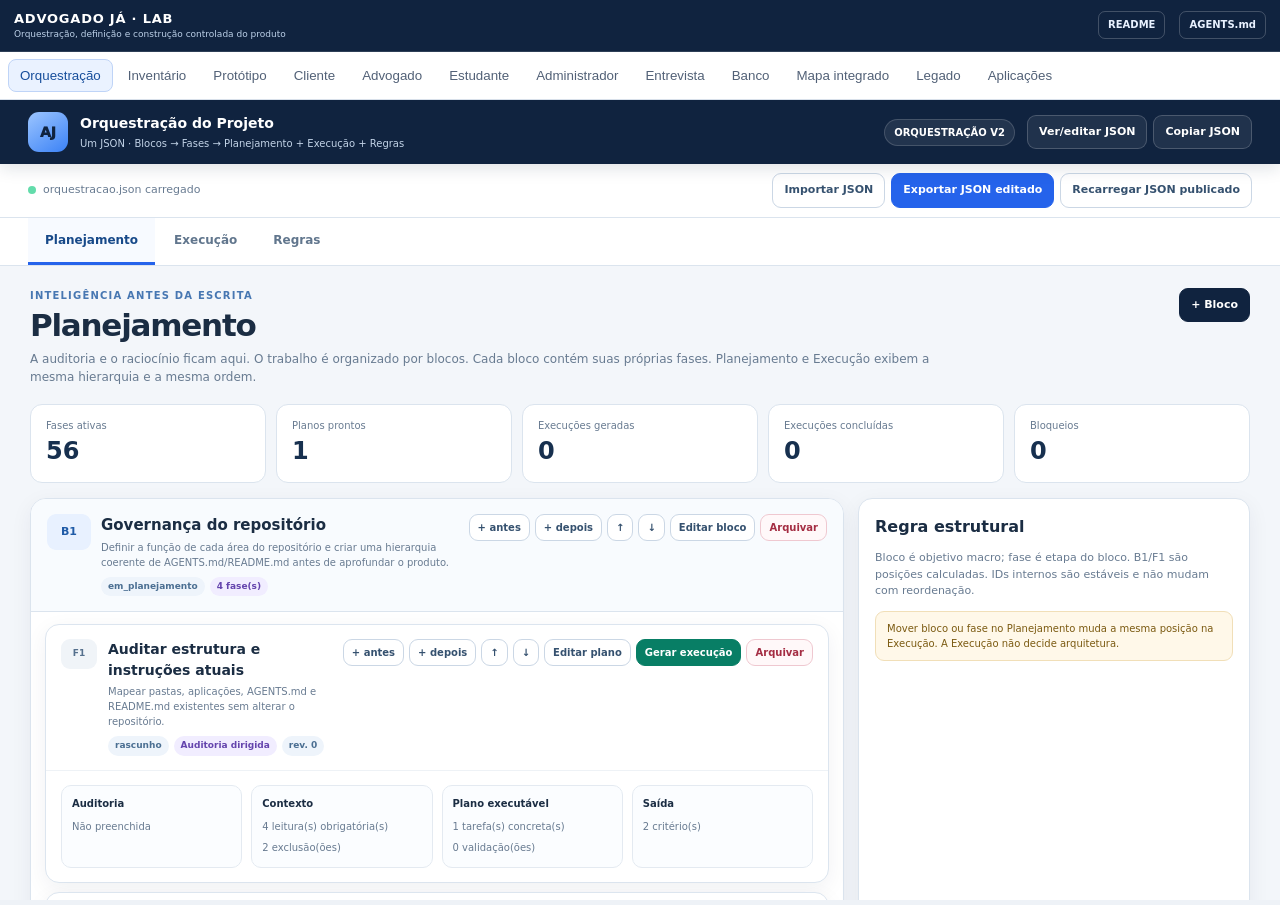
<file: index.html>
<!doctype html>
<html lang="pt-BR">
  <head>
    <meta charset="utf-8" />
    <meta name="viewport" content="width=device-width,initial-scale=1" />
    <meta
      name="description"
      content="Laboratório funcional do Advogado Já: inventário, quatro jornadas, entrevista e banco em abas."
    />
    <title>Advogado Já · Laboratório Funcional</title>
    <style>
      :root {
        --navy: #10233f;
        --blue: #2563eb;
        --bg: #eef2f7;
        --surface: #fff;
        --ink: #18253b;
        --muted: #64748b;
        --line: #d8e0ea;
      }
      * {
        box-sizing: border-box;
      }
      html,
      body {
        height: 100%;
      }
      body {
        margin: 0;
        background: var(--bg);
        color: var(--ink);
        font:
          13px/1.4 Inter,
          system-ui,
          -apple-system,
          "Segoe UI",
          sans-serif;
        overflow: hidden;
      }
      .shell {
        height: 100vh;
        display: grid;
        grid-template-rows: auto auto 1fr;
      }
      .topbar {
        display: flex;
        align-items: center;
        gap: 14px;
        padding: 10px 14px;
        background: var(--navy);
        color: #fff;
        border-bottom: 1px solid #ffffff20;
      }
      .brand {
        min-width: 0;
      }
      .brand strong {
        display: block;
        font-size: 13px;
        letter-spacing: 0.06em;
      }
      .brand span {
        display: block;
        font-size: 9px;
        color: #bcd0e8;
      }
      .spacer {
        flex: 1;
      }
      .doclink {
        color: #e8f1ff;
        text-decoration: none;
        border: 1px solid #ffffff35;
        border-radius: 7px;
        padding: 6px 9px;
        font-size: 10px;
        font-weight: 800;
      }
      .doclink:hover {
        background: #ffffff12;
      }
      .tabs {
        display: flex;
        align-items: stretch;
        gap: 3px;
        padding: 7px 8px;
        background: #fff;
        border-bottom: 1px solid var(--line);
        overflow-x: auto;
        scrollbar-width: thin;
      }
      .tab {
        flex: 0 0 auto;
        border: 1px solid transparent;
        border-radius: 8px;
        background: transparent;
        color: #526177;
        padding: 8px 11px;
        font: 800 10px/1.2 inherit;
        cursor: pointer;
        white-space: nowrap;
      }
      .tab:hover {
        background: #f4f7fb;
      }
      .tab[aria-selected="true"] {
        background: #eaf2ff;
        border-color: #bfd4f7;
        color: #184f9c;
      }
      .stage {
        position: relative;
        min-height: 0;
        background: #fff;
      }
      .panel {
        position: absolute;
        inset: 0;
        display: none;
      }
      .panel.active {
        display: block;
      }
      .panel iframe {
        width: 100%;
        height: 100%;
        border: 0;
        background: #fff;
      }
      .status {
        display: none;
      }
      @media (max-width: 720px) {
        .topbar {
          padding: 8px 10px;
        }
        .brand span {
          display: none;
        }
        .doclink {
          padding: 5px 7px;
        }
        .tabs {
          padding: 6px;
        }
        .tab {
          padding: 8px 9px;
        }
      }
    </style>
  </head>
  <body>
    <div class="shell">
      <header class="topbar">
        <div class="brand">
          <strong>ADVOGADO JÁ · LAB</strong
          ><span>Orquestração, definição e construção controlada do produto</span>
        </div>
        <div class="spacer"></div>
        <a class="doclink" href="README.md" target="_blank" rel="noopener"
          >README</a
        >
        <a class="doclink" href="AGENTS.md" target="_blank" rel="noopener"
          >AGENTS.md</a
        >
      </header>

      <nav class="tabs" role="tablist" aria-label="Artefatos do laboratório">
        <button class="tab" role="tab" aria-selected="true" data-tab="orquestracao">
          Orquestração
        </button>
        <button
          class="tab"
          role="tab"
          aria-selected="false"
          data-tab="inventario"
        >
          Inventário
        </button>
        <button
          class="tab"
          role="tab"
          aria-selected="false"
          data-tab="prototipo"
        >
          Protótipo
        </button>
        <button class="tab" role="tab" aria-selected="false" data-tab="cliente">
          Cliente
        </button>
        <button
          class="tab"
          role="tab"
          aria-selected="false"
          data-tab="advogado"
        >
          Advogado
        </button>
        <button
          class="tab"
          role="tab"
          aria-selected="false"
          data-tab="estudante"
        >
          Estudante
        </button>
        <button class="tab" role="tab" aria-selected="false" data-tab="admin">
          Administrador
        </button>
        <button
          class="tab"
          role="tab"
          aria-selected="false"
          data-tab="entrevista"
        >
          Entrevista
        </button>
        <button class="tab" role="tab" aria-selected="false" data-tab="banco">
          Banco
        </button>
        <button class="tab" role="tab" aria-selected="false" data-tab="mapa">
          Mapa integrado
        </button>
        <button class="tab" role="tab" aria-selected="false" data-tab="legado">
          Legado
        </button>
              <button class="tab" role="tab" aria-selected="false" data-tab="aplicacoes">Aplicações</button>
      </nav>

      <main class="stage">
        <section class="panel active" data-panel="orquestracao">
          <iframe title="Orquestração do projeto" src="orquestracao/index.html" loading="eager"></iframe>
        </section>
        <section class="panel" data-panel="inventario">
          <iframe
            title="Inventário Mestre de Telas"
            src="inventario.html"
          ></iframe>
        </section>
        <section class="panel" data-panel="prototipo">
          <iframe
            title="Protótipo navegável das quatro jornadas"
            src="prototipo/index.html?v=2"
            loading="lazy"
          ></iframe>
        </section>
        <section class="panel" data-panel="cliente">
          <iframe
            title="Jornada Cliente"
            src="jornadas/cliente_maria.html"
            loading="lazy"
          ></iframe>
        </section>
        <section class="panel" data-panel="advogado">
          <iframe
            title="Jornada Advogado"
            src="jornadas/advogado_joao.html"
            loading="lazy"
          ></iframe>
        </section>
        <section class="panel" data-panel="estudante">
          <iframe
            title="Jornada Estudante de Direito"
            src="jornadas/estudante_ana.html"
            loading="lazy"
          ></iframe>
        </section>
        <section class="panel" data-panel="admin">
          <iframe
            title="Jornada Administrador"
            src="jornadas/administrador.html"
            loading="lazy"
          ></iframe>
        </section>
        <section class="panel" data-panel="entrevista">
          <iframe
            title="Entrevista funcional"
            src="definicao/index.html"
            loading="lazy"
          ></iframe>
        </section>
        <section class="panel" data-panel="banco">
          <iframe
            title="Modelo de banco"
            src="modelos/modelagem_banco_todas_telas.html"
            loading="lazy"
          ></iframe>
        </section>
        <section class="panel" data-panel="mapa">
          <iframe
            title="Mapa integrado"
            src="referencias/mapa_aplicacao_todas_jornadas.html"
            loading="lazy"
          ></iframe>
        </section>
        <section class="panel" data-panel="legado">
          <iframe
            title="Laboratório legado"
            src="legado/index.html"
            loading="lazy"
          ></iframe>
        </section>
        <section class="panel" data-panel="aplicacoes"><iframe title="Aplicações" src="aplicacoes/index.html" loading="lazy"></iframe></section>
      </main>
    </div>
    <script>
      const tabs = [...document.querySelectorAll(".tab")];
      const panels = [...document.querySelectorAll(".panel")];
      function activate(id, push = true) {
        const tab = tabs.find((t) => t.dataset.tab === id) || tabs[0];
        const target = tab.dataset.tab;
        tabs.forEach((t) => t.setAttribute("aria-selected", String(t === tab)));
        panels.forEach((p) =>
          p.classList.toggle("active", p.dataset.panel === target),
        );
        if (push) history.replaceState(null, "", "#" + target);
        tab.scrollIntoView({ block: "nearest", inline: "nearest" });
      }
      tabs.forEach((t, i) => {
        t.addEventListener("click", () => activate(t.dataset.tab));
        t.addEventListener("keydown", (ev) => {
          if (ev.key !== "ArrowLeft" && ev.key !== "ArrowRight") return;
          ev.preventDefault();
          const next =
            (i + (ev.key === "ArrowRight" ? 1 : -1) + tabs.length) %
            tabs.length;
          tabs[next].focus();
          activate(tabs[next].dataset.tab);
        });
      });
      activate(location.hash.slice(1) || "orquestracao", false);
      window.addEventListener("hashchange", () =>
        activate(location.hash.slice(1) || "orquestracao", false),
      );
    </script>
  </body>
</html>
</file>
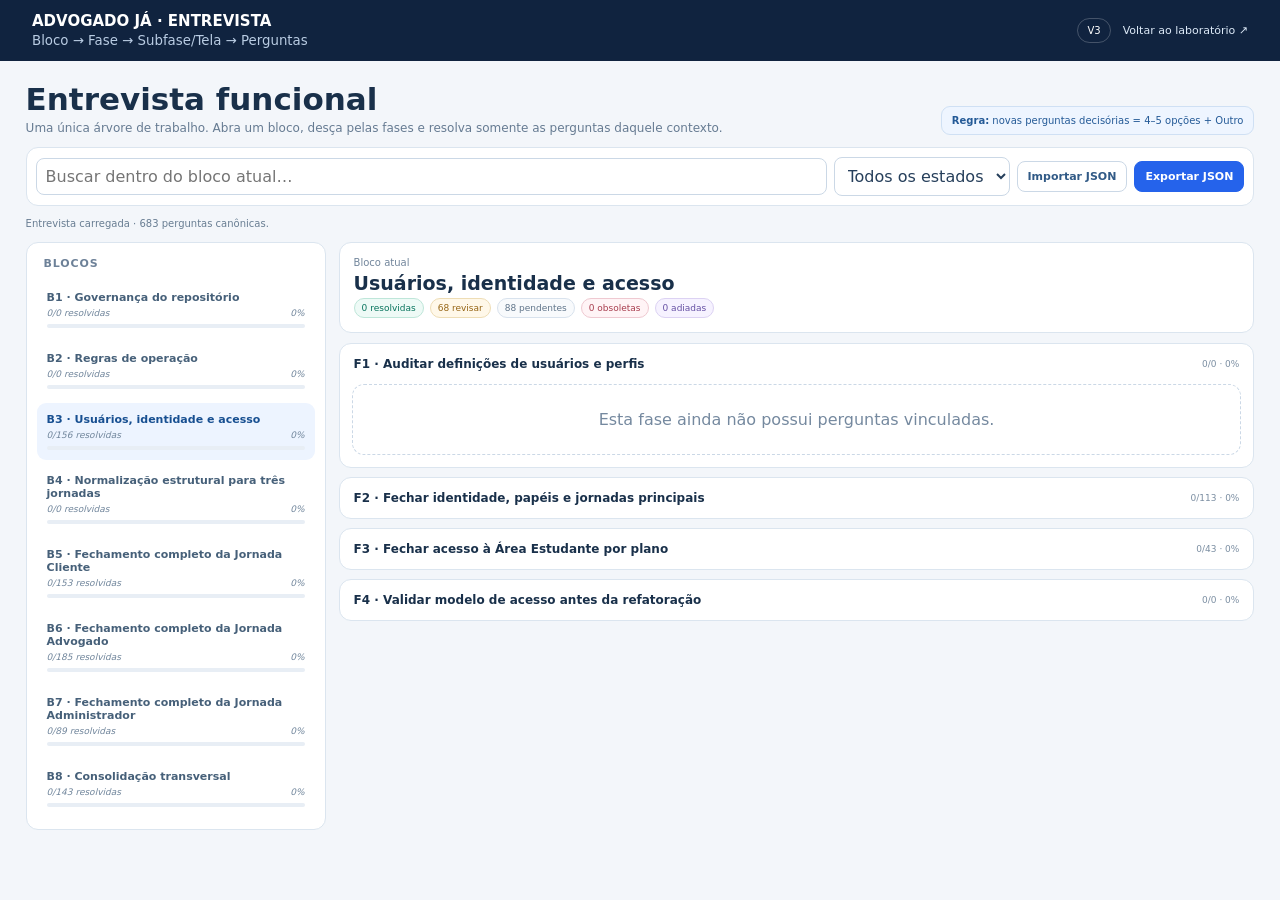
<file: definicao/index.html>
<!doctype html>
<html lang="pt-BR">
<head>
<meta charset="utf-8">
<meta name="viewport" content="width=device-width,initial-scale=1">
<meta name="theme-color" content="#10233f">
<title>Advogado Já · Entrevista por Blocos</title>
<style>
:root{font-family:Inter,ui-sans-serif,system-ui,-apple-system,"Segoe UI",sans-serif;color:#19304a;background:#f3f6fa;--navy:#10233f;--blue:#2563eb;--line:#dbe5ef;--muted:#667b92;--green:#08745d;--amber:#966515;--red:#a83d4e;--purple:#6550a4}
*{box-sizing:border-box}body{margin:0}button,input,textarea,select{font:inherit}button{cursor:pointer}button:focus-visible,input:focus-visible,textarea:focus-visible,select:focus-visible,summary:focus-visible{outline:3px solid #8bb8f4;outline-offset:2px}
header{background:var(--navy);color:#fff;padding:12px clamp(14px,3vw,32px);display:flex;gap:12px;align-items:center;flex-wrap:wrap}.brand{flex:1;min-width:220px}.brand b{display:block;font-size:15px}.brand small{color:#b9cce3}.headtag{font-size:10px;border:1px solid #ffffff38;border-radius:99px;padding:6px 9px}
.page{max-width:1600px;margin:auto;padding:18px clamp(10px,2vw,28px)}.top{display:flex;gap:12px;align-items:flex-end;flex-wrap:wrap;margin-bottom:12px}.top>div:first-child{flex:1}.top h1{font-size:clamp(23px,3vw,31px);margin:2px 0 4px}.top p{margin:0;color:var(--muted);font-size:12px}.rule{font-size:10px;border:1px solid #cfe0f4;background:#eef5ff;color:#245a97;border-radius:9px;padding:8px 10px}
.toolbar{background:#fff;border:1px solid var(--line);border-radius:12px;padding:9px;display:flex;gap:7px;align-items:center;flex-wrap:wrap;margin-bottom:12px}.toolbar input{flex:1;min-width:190px}.field,.toolbar input,.toolbar select{border:1px solid #cbd8e6;border-radius:8px;padding:8px 9px;background:#fff;color:#263f5b}.btn{border:1px solid #cbd8e6;background:#fff;color:#315a86;border-radius:8px;padding:8px 10px;font-size:11px;font-weight:800}.btn.primary{background:var(--blue);border-color:var(--blue);color:#fff}.btn.good{background:#eefaf6;color:#08705a;border-color:#bee8db}.btn.danger{color:#9c3145;background:#fff5f6;border-color:#efcbd1}
.layout{display:grid;grid-template-columns:300px minmax(0,1fr);gap:13px}.sidebar{background:#fff;border:1px solid var(--line);border-radius:12px;padding:10px;align-self:start;position:sticky;top:12px}.sidebar h2{font-size:11px;text-transform:uppercase;letter-spacing:.08em;color:#6d8198;margin:4px 7px 9px}.blockbtn{width:100%;border:0;background:transparent;border-radius:9px;padding:10px;text-align:left;color:#466079;margin:2px 0}.blockbtn:hover,.blockbtn.active{background:#edf4ff;color:#174f91}.blockbtn b{display:block;font-size:11px}.blockbtn span{display:flex;justify-content:space-between;gap:8px;font-size:9px;margin-top:4px;color:#71869c}.bar{height:4px;background:#e8eef5;border-radius:9px;margin-top:6px;overflow:hidden}.bar i{display:block;height:100%;background:#5d8fd1}
.workspace{min-width:0}.blockhead{background:#fff;border:1px solid var(--line);border-radius:12px;padding:14px;margin-bottom:10px}.crumb{font-size:10px;color:#71859b}.blockhead h2{font-size:19px;margin:4px 0}.stats{display:flex;gap:6px;flex-wrap:wrap}.pill{font-size:9px;padding:4px 7px;border:1px solid #d8e2ed;border-radius:99px;color:#60758a;background:#f8fafc}.pill.resolvida{color:var(--green);background:#eefaf6;border-color:#bee6d9}.pill.revisar{color:var(--amber);background:#fff8e9;border-color:#eeddb5}.pill.obsoleta{color:var(--red);background:#fff4f6;border-color:#efc9d1}.pill.adiada{color:var(--purple);background:#f6f2ff;border-color:#dcd2f3}
.phase{background:#fff;border:1px solid var(--line);border-radius:12px;margin-bottom:9px;overflow:hidden}.phase>summary{list-style:none;padding:13px 14px;display:flex;align-items:center;gap:9px;cursor:pointer}.phase>summary::-webkit-details-marker{display:none}.phase>summary strong{font-size:12px;flex:1}.phase>summary small{font-size:9px;color:#7a8da1}.phasebody{padding:0 12px 12px}.node{border-left:2px solid #dce6f0;margin:7px 0 7px 7px;padding-left:11px}.nodehead{display:flex;align-items:center;gap:7px;margin:8px 0}.nodehead b{font-size:11px}.nodehead span{font-size:9px;color:#7a8da1}
.q{border:1px solid #dfe7ef;border-radius:10px;margin:7px 0;background:#fff;overflow:hidden}.q>summary{list-style:none;padding:10px 11px;display:flex;gap:8px;align-items:flex-start;cursor:pointer}.q>summary::-webkit-details-marker{display:none}.qid{font:800 10px ui-monospace,monospace;color:#56708d;padding-top:2px}.qtext{font-size:11px;font-weight:750;line-height:1.4;flex:1}.qbody{border-top:1px solid #edf1f5;padding:11px}.legacy{font-size:9px;color:#7b6b3c;background:#fff9e9;border:1px solid #efdfb6;padding:6px 8px;border-radius:7px;margin-bottom:8px}.options{display:grid;gap:6px}.opt{display:flex;gap:8px;align-items:flex-start;border:1px solid #e0e8f1;border-radius:8px;padding:8px;font-size:11px;color:#445d77}.opt:has(input:checked){border-color:#98bced;background:#eff5ff;color:#164d91}.opt input{margin-top:2px;accent-color:var(--blue)}.other{margin-top:6px}.formrow{display:grid;grid-template-columns:1fr 1fr;gap:8px;margin-top:9px}.formrow .full{grid-column:1/-1}label.caption{font-size:9px;font-weight:800;color:#65798f;display:block;margin-bottom:4px}textarea.field{width:100%;min-height:56px;resize:vertical}.actions{display:flex;gap:6px;flex-wrap:wrap;margin-top:9px}.details{margin-top:8px;border-top:1px dashed #dbe4ed;padding-top:7px}.details summary{font-size:10px;color:#55718f}.details pre{white-space:pre-wrap;font:10px/1.5 ui-monospace,monospace;color:#5b6f84}
.empty{padding:25px;text-align:center;color:#75899f;background:#fff;border:1px dashed #cbd8e6;border-radius:12px}.statusline{font-size:10px;color:#687d92;min-height:15px;margin-bottom:9px}
@media(max-width:900px){.layout{grid-template-columns:1fr}.sidebar{position:static}.formrow{grid-template-columns:1fr}.formrow .full{grid-column:auto}}
</style>
</head>
<body>
<header><div class="brand"><b>ADVOGADO JÁ · ENTREVISTA</b><small>Bloco → Fase → Subfase/Tela → Perguntas</small></div><span class="headtag">V3</span><a href="../index.html" style="color:#dce9f7;font-size:11px;text-decoration:none">Voltar ao laboratório ↗</a></header>
<div class="page">
  <section class="top"><div><h1>Entrevista funcional</h1><p>Uma única árvore de trabalho. Abra um bloco, desça pelas fases e resolva somente as perguntas daquele contexto.</p></div><div class="rule"><b>Regra:</b> novas perguntas decisórias = 4–5 opções + Outro</div></section>
  <div class="toolbar">
    <input id="search" type="search" placeholder="Buscar dentro do bloco atual…">
    <select id="filter"><option value="">Todos os estados</option><option value="pendente">Pendente</option><option value="revisar">Revisar</option><option value="resolvida">Resolvida</option><option value="obsoleta">Obsoleta</option><option value="adiada">Adiada</option></select>
    <button class="btn" id="importBtn" type="button">Importar JSON</button>
    <button class="btn primary" id="exportBtn" type="button">Exportar JSON</button>
    <input id="fileInput" type="file" accept=".json,application/json" hidden>
  </div>
  <div id="status" class="statusline">Carregando entrevista.json…</div>
  <div class="layout">
    <aside class="sidebar"><h2>Blocos</h2><div id="blocks"></div></aside>
    <main class="workspace"><div id="blockHead"></div><div id="phases"></div></main>
  </div>
</div>
<script>
(function(){
'use strict';
var JSON_PATH='entrevista.json', SCHEMA='advogadoja.entrevista.hierarquica.v3';
var data=null, selectedBlock='', dirty=false;
var $=function(id){return document.getElementById(id)};
var esc=function(v){return String(v==null?'':v).replace(/[&<>"']/g,function(c){return {'&':'&amp;','<':'&lt;','>':'&gt;','"':'&quot;',"'":'&#39;'}[c]})};
function report(t,bad){$('status').textContent=t;$('status').style.color=bad?'#a23a4a':'#687d92'}
function clone(x){return JSON.parse(JSON.stringify(x))}
function allNodes(){var out=[];function walk(n){out.push(n);(n.filhos||[]).forEach(walk)};(data.areas||[]).forEach(walk);return out}
function nodeById(id){return allNodes().find(function(n){return n.id===id})}
function questionsOfSource(id){var n=nodeById(id),out=[];function walk(x){if(!x)return;(x.perguntas||[]).forEach(function(q){out.push({q:q,node:x})});(x.filhos||[]).forEach(walk)}walk(n);return out}
function directQuestionsOfSource(id){var n=nodeById(id);return (n&&n.perguntas||[]).map(function(q){return {q:q,node:n}})}
function qStatus(q){return q.gestao&&q.gestao.status_trabalho||'pendente'}
function nodeRows(n){var out=[];if(n.fonte_area_id)out=out.concat(questionsOfSource(n.fonte_area_id));(n.perguntas_ids||[]).forEach(function(id){var hit=findQ(id);if(hit)out.push(hit)});(n.filhos||[]).forEach(function(c){out=out.concat(nodeRows(c))});return uniqueRows(out)}
function phaseRows(p){return nodeRows(p)}
function uniqueRows(rows){var seen={};return rows.filter(function(r){if(seen[r.q.id])return false;seen[r.q.id]=1;return true})}
function findQ(id){var hit=null;allNodes().some(function(n){var q=(n.perguntas||[]).find(function(x){return x.id===id});if(q){hit={q:q,node:n};return true}return false});return hit}
function counts(rows){var c={total:rows.length,pendente:0,revisar:0,resolvida:0,obsoleta:0,adiada:0};rows.forEach(function(r){var s=qStatus(r.q);c[s]=(c[s]||0)+1});return c}
function pct(c){return c.total?Math.round(c.resolvida*100/c.total):0}
function currentBlock(){return (data.orquestracao.blocos||[]).find(function(b){return b.id===selectedBlock})}
function renderBlocks(){
 var root=$('blocks');root.innerHTML=(data.orquestracao.blocos||[]).map(function(b,i){
   var rows=[];(b.fases||[]).forEach(function(p){rows=rows.concat(phaseRows(p))});rows=uniqueRows(rows);var c=counts(rows);
   return '<button class="blockbtn '+(b.id===selectedBlock?'active':'')+'" data-block="'+esc(b.id)+'"><b>B'+(i+1)+' · '+esc(b.titulo)+'</b><span><em>'+c.resolvida+'/'+c.total+' resolvidas</em><em>'+pct(c)+'%</em></span><div class="bar"><i style="width:'+pct(c)+'%"></i></div></button>';
 }).join('');
 root.querySelectorAll('[data-block]').forEach(function(b){b.addEventListener('click',function(){selectedBlock=b.dataset.block;render()})});
}
function filterRows(rows){
 var term=$('search').value.trim().toLowerCase(),f=$('filter').value;
 return rows.filter(function(r){var q=r.q,s=qStatus(q);var hay=(q.id+' '+q.texto+' '+r.node.titulo).toLowerCase();return (!term||hay.indexOf(term)>=0)&&(!f||s===f)});
}
function phaseCountText(p){var c=counts(phaseRows(p));return c.resolvida+'/'+c.total+' · '+pct(c)+'%'}
function sourceChildrenUi(sourceId){
 var n=nodeById(sourceId);if(!n)return '';
 var direct=filterRows(directQuestionsOfSource(sourceId));
 var html=direct.map(renderQuestion).join('');
 (n.filhos||[]).forEach(function(ch){
   var c=counts(questionsOfSource(ch.id));var body=sourceChildrenUi(ch.id);
   if(body)html+='<div class="node"><div class="nodehead"><b>'+esc(ch.titulo)+'</b><span>'+c.resolvida+'/'+c.total+' resolvidas</span></div>'+body+'</div>';
 });
 return html;
}
function renderNode(n){
 var body='';
 if(n.fonte_area_id)body+=sourceChildrenUi(n.fonte_area_id);
 (n.perguntas_ids||[]).forEach(function(id){var h=findQ(id);if(h&&filterRows([h]).length)body+=renderQuestion(h)});
 (n.filhos||[]).forEach(function(ch){var inner=renderNode(ch);if(inner){var c=counts(nodeRows(ch));body+='<div class="node"><div class="nodehead"><b>'+esc(ch.titulo)+'</b><span>'+c.resolvida+'/'+c.total+' resolvidas</span></div>'+inner+'</div>'}});
 return body;
}
function renderQuestion(rec){
 var q=rec.q,g=q.gestao||{},s=qStatus(q),opts=q.opcoes||[],selected=q.resposta&&q.resposta.opcao_id||'',other=q.resposta&&q.resposta.texto_livre||'',just=q.resposta&&q.resposta.justificativa||'';
 var legacy=opts.length<4?'<div class="legacy">Pergunta legada com '+opts.length+' opções. Preservada até auditoria; novas/reformuladas devem ter 4–5 opções + Outro.</div>':'';
 var ops=opts.map(function(o){return '<label class="opt"><input type="radio" name="ans-'+esc(q.id)+'" value="'+esc(o.id)+'" '+(selected===o.id?'checked':'')+'> <span><b>'+esc(o.id)+'.</b> '+esc(o.texto)+'</span></label>'}).join('');
 if(q.permite_outra!==false)ops+='<label class="opt"><input type="radio" name="ans-'+esc(q.id)+'" value="OTHER" '+(selected==='OTHER'?'checked':'')+'> <span><b>Outro.</b> Escrever uma alternativa diferente</span></label><input class="field other" data-other="'+esc(q.id)+'" value="'+esc(other)+'" placeholder="Escreva sua alternativa…">';
 return '<details class="q" data-q="'+esc(q.id)+'"><summary><span class="pill '+esc(s)+'">'+esc(s.toUpperCase())+'</span><span class="qid">'+esc(q.id)+'</span><span class="qtext">'+esc(q.texto)+'</span></summary><div class="qbody">'+legacy+'<div class="options">'+ops+'</div><div class="formrow"><div class="full"><label class="caption">Observação / justificativa</label><textarea class="field" data-just="'+esc(q.id)+'">'+esc(just)+'</textarea></div></div><div class="actions"><button type="button" class="btn good" data-resolve="'+esc(q.id)+'">Salvar e resolver</button><button type="button" class="btn" data-reopen="'+esc(q.id)+'">Reabrir</button><button type="button" class="btn" data-delay="'+esc(q.id)+'">Adiar</button><button type="button" class="btn danger" data-obsolete="'+esc(q.id)+'">Obsoleta</button></div><details class="details"><summary>Detalhes e histórico</summary><pre>'+esc('Área: '+rec.node.titulo+'\nResposta: '+(g.estado_resposta||'—')+'\nDecisão: '+(g.estado_decisao||'—')+'\nOrigem: '+(g.origem||'—'))+'</pre></details></div></details>';
}
function renderWorkspace(){
 var b=currentBlock();if(!b){$('blockHead').innerHTML='<div class="empty">Selecione um bloco.</div>';$('phases').innerHTML='';return}
 var rows=[];(b.fases||[]).forEach(function(p){rows=rows.concat(phaseRows(p))});var c=counts(uniqueRows(rows));
 $('blockHead').innerHTML='<section class="blockhead"><div class="crumb">Bloco atual</div><h2>'+esc(b.titulo)+'</h2><div class="stats"><span class="pill resolvida">'+c.resolvida+' resolvidas</span><span class="pill revisar">'+c.revisar+' revisar</span><span class="pill">'+c.pendente+' pendentes</span><span class="pill obsoleta">'+c.obsoleta+' obsoletas</span><span class="pill adiada">'+c.adiada+' adiadas</span></div></section>';
 $('phases').innerHTML=(b.fases||[]).map(function(p,i){var body=renderNode(p);var visible=body||(!$('search').value&&!$('filter').value);if(!visible)return '';return '<details class="phase" '+(i===0?'open':'')+'><summary><strong>F'+(i+1)+' · '+esc(p.titulo)+'</strong><small>'+esc(phaseCountText(p))+'</small></summary><div class="phasebody">'+(body||'<div class="empty">Esta fase ainda não possui perguntas vinculadas.</div>')+'</div></details>'}).join('')||'<div class="empty">Nenhuma fase.</div>';
 wireQuestions();
}
function wireQuestions(){
 document.querySelectorAll('[data-resolve]').forEach(function(btn){btn.addEventListener('click',function(){saveQuestion(btn.dataset.resolve,'resolvida')})});
 document.querySelectorAll('[data-reopen]').forEach(function(btn){btn.addEventListener('click',function(){saveQuestion(btn.dataset.reopen,'revisar',true)})});
 document.querySelectorAll('[data-delay]').forEach(function(btn){btn.addEventListener('click',function(){saveQuestion(btn.dataset.delay,'adiada',true)})});
 document.querySelectorAll('[data-obsolete]').forEach(function(btn){btn.addEventListener('click',function(){if(confirm('Marcar esta pergunta como obsoleta?'))saveQuestion(btn.dataset.obsolete,'obsoleta',true)})});
}
function saveQuestion(id,status,noAnswerRequired){
 var hit=findQ(id);if(!hit)return;var q=hit.q,g=q.gestao||(q.gestao={}),box=document.querySelector('[data-q="'+CSS.escape(id)+'"]');
 var checked=box&&box.querySelector('input[name="ans-'+CSS.escape(id)+'"]:checked'),value=checked?checked.value:'',other=box&&box.querySelector('[data-other="'+CSS.escape(id)+'"]'),just=box&&box.querySelector('[data-just="'+CSS.escape(id)+'"]');
 if(status==='resolvida'){
   if(!value)return alert('Escolha uma opção antes de resolver.');
   if(value==='OTHER'&&(!other||!other.value.trim()))return alert('Escreva a opção Outro.');
   q.resposta=q.resposta||{};q.resposta.opcao_id=value;q.resposta.texto_livre=value==='OTHER'?other.value.trim():'';q.resposta.justificativa=just?just.value.trim():'';
   g.respondida=true;g.estado_resposta=data.configuracao.regras.estado_resposta_confirmada||'respondida';g.estado_decisao=data.configuracao.regras.estado_aprovacao||'aprovada';
 }else if(status==='revisar'){g.estado_decisao=data.configuracao.regras.estado_reabertura||'reaberta'}
 else if(status==='obsoleta'){g.estado_decisao='descartada'}
 g.status_trabalho=status;g.atualizado_em=new Date().toISOString();g.historico=g.historico||[];g.historico.push({em:g.atualizado_em,tipo:'status_trabalho',status:status,origem:'entrevista_v3'});
 dirty=true;render();report('Alteração em memória. Exporte o JSON para publicar.')
}
function render(){renderBlocks();renderWorkspace()}
function exportJSON(){
 var blob=new Blob([JSON.stringify(data,null,2)+'\n'],{type:'application/json;charset=utf-8'}),url=URL.createObjectURL(blob),a=document.createElement('a');a.href=url;a.download='entrevista.json';a.click();setTimeout(function(){URL.revokeObjectURL(url)},1000);report('entrevista.json exportado. Publique o arquivo no repositório para persistir.')
}
async function importJSON(file){if(!file)return;try{var x=JSON.parse(await file.text());if(x.schema!==SCHEMA||!x.orquestracao)throw Error('JSON incompatível com a V3');data=x;selectedBlock=data.orquestracao.blocos[0]&&data.orquestracao.blocos[0].id||'';dirty=true;render();report('JSON importado em memória.')}catch(e){report(e.message,true)}}
$('search').addEventListener('input',renderWorkspace);$('filter').addEventListener('change',renderWorkspace);$('exportBtn').addEventListener('click',exportJSON);$('importBtn').addEventListener('click',function(){$('fileInput').click()});$('fileInput').addEventListener('change',function(e){importJSON(e.target.files[0]);e.target.value=''});
window.addEventListener('beforeunload',function(e){if(dirty){e.preventDefault();e.returnValue=''}});
fetch(JSON_PATH,{cache:'no-store'}).then(function(r){if(!r.ok)throw Error('Falha ao abrir entrevista.json');return r.json()}).then(function(x){if(x.schema!==SCHEMA||!x.orquestracao)throw Error('Schema incompatível: esperado '+SCHEMA);data=x;selectedBlock=(x.orquestracao.blocos.find(function(b){return b.status==='ativo'})||x.orquestracao.blocos[0]).id;render();report('Entrevista carregada · '+allNodes().reduce(function(n,x){return n+(x.perguntas||[]).length},0)+' perguntas canônicas.')}).catch(function(e){report(e.message+' Use Importar JSON se estiver abrindo por file://.',true)});
})();
</script>
</body>
</html>
</file>
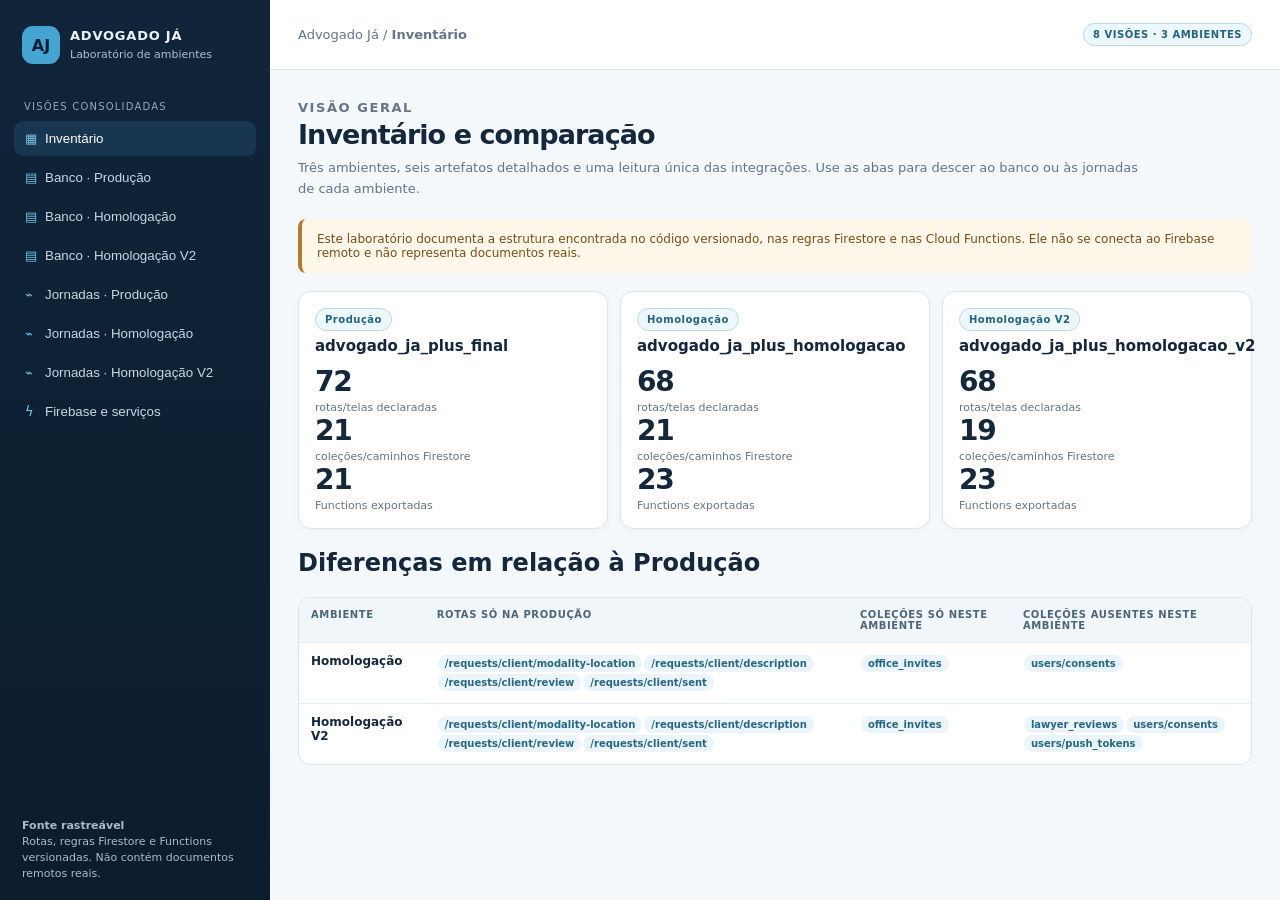
<file: legado/index.html>
<!doctype html>
<html lang="pt-BR"><head><meta charset="utf-8"><meta name="viewport" content="width=device-width,initial-scale=1"><title>Advogado Já · Laboratório de ambientes</title><style>
:root{--ink:#15273a;--muted:#657487;--border:#dbe4ed;--bg:#f5f8fb;--nav:#10253a;--nav2:#18364f;--accent:#2e85b8;--ok:#2f8b6e;--warn:#b57a2c;--card:#fff}*{box-sizing:border-box}body{margin:0;font-family:Inter,ui-sans-serif,system-ui,-apple-system,Segoe UI,sans-serif;color:var(--ink);background:var(--bg)}.shell{min-height:100vh;display:grid;grid-template-columns:270px minmax(0,1fr)}.sidebar{position:sticky;top:0;height:100vh;overflow:auto;background:linear-gradient(180deg,var(--nav),#0b1d2d);color:#eaf3fa;padding:22px 14px}.brand{display:flex;gap:10px;align-items:center;padding:4px 8px 22px}.mark{width:38px;height:38px;border-radius:11px;display:grid;place-items:center;background:#45a4d2;color:#082033;font-weight:900}.brand strong{display:block;font-size:13px;letter-spacing:.06em}.brand small{color:#a9c1d2;font-size:11px}.side-label{font-size:10px;text-transform:uppercase;letter-spacing:.12em;color:#8faabd;padding:15px 10px 7px}.nav-btn{width:100%;border:0;border-radius:9px;background:transparent;color:#c6d8e5;text-align:left;padding:10px 11px;margin:2px 0;font:600 12px/1.35 inherit;cursor:pointer}.nav-btn:hover,.nav-btn.active{background:var(--nav2);color:#fff}.nav-icon{display:inline-block;width:20px;color:#79c3e8}.side-foot{position:absolute;bottom:18px;left:22px;right:22px;color:#a8bdca;font-size:11px;line-height:1.45}.workspace{min-width:0}.topbar{min-height:70px;background:#fff;border-bottom:1px solid var(--border);display:flex;align-items:center;justify-content:space-between;padding:12px 28px;gap:15px}.crumb{font-size:13px;color:var(--muted)}.pill{display:inline-block;border:1px solid #bed7e5;background:#edf8fc;color:#24647f;border-radius:999px;padding:5px 9px;font-size:10px;font-weight:800;letter-spacing:.05em}.view{display:none;padding:28px;max-width:1500px;margin:auto}.view.active{display:block}.view-head,.frame-head{display:flex;justify-content:space-between;gap:18px;align-items:flex-start;margin-bottom:20px}.eyebrow{margin:0 0 7px;text-transform:uppercase;font-size:10px;letter-spacing:.12em;font-weight:800;color:#4d8ba9}.view h1{font-size:27px;letter-spacing:-.035em;margin:0 0 8px}.view p{color:var(--muted);line-height:1.6;margin:0;max-width:850px;font-size:13px}.notice{border-left:4px solid var(--warn);background:#fff7e9;padding:13px 15px;border-radius:8px;color:#765019;font-size:12px;margin:18px 0}.grid{display:grid;grid-template-columns:repeat(auto-fit,minmax(210px,1fr));gap:12px}.card{background:var(--card);border:1px solid var(--border);border-radius:13px;padding:16px;box-shadow:0 2px 7px #10253a08}.card h3{font-size:15px;margin:6px 0 10px}.metric{font-size:28px;font-weight:800;letter-spacing:-.04em}.metric-label{font-size:11px;color:var(--muted);margin-top:3px}.table-wrap{overflow:auto;border:1px solid var(--border);border-radius:12px;background:#fff}.table{border-collapse:collapse;width:100%;font-size:12px}.table th{background:#f0f6fa;text-align:left;color:#4e6578;font-size:10px;letter-spacing:.06em;text-transform:uppercase}.table th,.table td{padding:11px 12px;border-bottom:1px solid #e6edf3;vertical-align:top}.table tr:last-child td{border-bottom:0}.tag{display:inline-block;border-radius:999px;background:#eaf4fa;color:#276783;padding:3px 7px;font-size:10px;font-weight:700;margin:1px}.button{border:1px solid #bcd1df;border-radius:8px;background:#fff;color:#24536d;padding:8px 11px;font:700 12px inherit;text-decoration:none;white-space:nowrap}.tabs{display:flex;gap:7px;flex-wrap:wrap;margin:16px 0}.tabs button{border:1px solid var(--border);background:#fff;border-radius:7px;padding:8px 10px;font:700 11px inherit;color:#53697b;cursor:pointer}.tabs button.active{background:#e7f5fb;border-color:#9ecee5;color:#236485}.function-grid{display:grid;grid-template-columns:repeat(auto-fit,minmax(270px,1fr));gap:12px}.function-card{background:#fff;border:1px solid var(--border);border-radius:12px;padding:14px}.function-card h3{margin:0 0 7px;font-size:14px}.function-card small{color:var(--muted)}.function-card ul{padding-left:16px;margin:9px 0 0;font-size:11px;color:#435d70}.artifact-frame{width:100%;height:calc(100vh - 185px);min-height:680px;border:1px solid var(--border);border-radius:13px;background:#fff}.frame-view{max-width:none}.frame-head{max-width:1444px;margin-left:auto;margin-right:auto}@media(max-width:900px){.shell{grid-template-columns:1fr}.sidebar{position:static;height:auto}.side-foot{display:none}.topbar{padding:12px 18px}.view{padding:20px 14px}.artifact-frame{height:78vh}.nav-btn{display:inline-block;width:auto;margin:2px}.side-label{display:none}}
</style></head><body><div class="shell"><aside class="sidebar"><div class="brand"><div class="mark">AJ</div><div><strong>ADVOGADO JÁ</strong><small>Laboratório de ambientes</small></div></div><div class="side-label">Visões consolidadas</div><nav><button class="nav-btn active" data-view="inventario"><span class="nav-icon">▦</span>Inventário</button><button class="nav-btn" data-view="banco_producao"><span class="nav-icon">▤</span>Banco · Produção</button><button class="nav-btn" data-view="banco_homologacao"><span class="nav-icon">▤</span>Banco · Homologação</button><button class="nav-btn" data-view="banco_homologacao_v2"><span class="nav-icon">▤</span>Banco · Homologação V2</button><button class="nav-btn" data-view="jornadas_producao"><span class="nav-icon">⌁</span>Jornadas · Produção</button><button class="nav-btn" data-view="jornadas_homologacao"><span class="nav-icon">⌁</span>Jornadas · Homologação</button><button class="nav-btn" data-view="jornadas_homologacao_v2"><span class="nav-icon">⌁</span>Jornadas · Homologação V2</button><button class="nav-btn" data-view="firebase"><span class="nav-icon">ϟ</span>Firebase e serviços</button></nav><div class="side-foot"><strong>Fonte rastreável</strong><br>Rotas, regras Firestore e Functions versionadas. Não contém documentos remotos reais.</div></aside><main class="workspace"><div class="topbar"><span class="crumb">Advogado Já / <strong id="crumb">Inventário</strong></span><span class="pill">8 VISÕES · 3 AMBIENTES</span></div><section id="view-inventario" class="view active"><div class="view-head"><div><p class="eyebrow">Visão geral</p><h1>Inventário e comparação</h1><p>Três ambientes, seis artefatos detalhados e uma leitura única das integrações. Use as abas para descer ao banco ou às jornadas de cada ambiente.</p></div></div><div class="notice">Este laboratório documenta a estrutura encontrada no código versionado, nas regras Firestore e nas Cloud Functions. Ele não se conecta ao Firebase remoto e não representa documentos reais.</div><div id="inventoryMetrics" class="grid"></div><h2>Diferenças em relação à Produção</h2><div id="diffTable" class="table-wrap"></div></section><section id="view-banco_producao" class="view frame-view"><div class="frame-head"><div><p class="eyebrow">Banco · Produção</p><h1>Banco · Produção</h1><p>Mapa preservado como artefato individual; a fonte e a interação originais permanecem disponíveis nesta aba.</p></div><a class="button" href="modelagem_banco_producao.html" target="_blank" rel="noopener">Abrir isolado ↗</a></div><iframe title="Banco · Produção" data-src="modelagem_banco_producao.html" class="artifact-frame"></iframe></section><section id="view-banco_homologacao" class="view frame-view"><div class="frame-head"><div><p class="eyebrow">Banco · Homologação</p><h1>Banco · Homologação</h1><p>Mapa preservado como artefato individual; a fonte e a interação originais permanecem disponíveis nesta aba.</p></div><a class="button" href="modelagem_banco_homologacao.html" target="_blank" rel="noopener">Abrir isolado ↗</a></div><iframe title="Banco · Homologação" data-src="modelagem_banco_homologacao.html" class="artifact-frame"></iframe></section><section id="view-banco_homologacao_v2" class="view frame-view"><div class="frame-head"><div><p class="eyebrow">Banco · Homologação V2</p><h1>Banco · Homologação V2</h1><p>Mapa preservado como artefato individual; a fonte e a interação originais permanecem disponíveis nesta aba.</p></div><a class="button" href="modelagem_banco_homologacao_v2.html" target="_blank" rel="noopener">Abrir isolado ↗</a></div><iframe title="Banco · Homologação V2" data-src="modelagem_banco_homologacao_v2.html" class="artifact-frame"></iframe></section><section id="view-jornadas_producao" class="view frame-view"><div class="frame-head"><div><p class="eyebrow">Jornadas · Produção</p><h1>Jornadas · Produção</h1><p>Mapa preservado como artefato individual; a fonte e a interação originais permanecem disponíveis nesta aba.</p></div><a class="button" href="mapa_aplicacao_producao.html" target="_blank" rel="noopener">Abrir isolado ↗</a></div><iframe title="Jornadas · Produção" data-src="mapa_aplicacao_producao.html" class="artifact-frame"></iframe></section><section id="view-jornadas_homologacao" class="view frame-view"><div class="frame-head"><div><p class="eyebrow">Jornadas · Homologação</p><h1>Jornadas · Homologação</h1><p>Mapa preservado como artefato individual; a fonte e a interação originais permanecem disponíveis nesta aba.</p></div><a class="button" href="mapa_aplicacao_homologacao.html" target="_blank" rel="noopener">Abrir isolado ↗</a></div><iframe title="Jornadas · Homologação" data-src="mapa_aplicacao_homologacao.html" class="artifact-frame"></iframe></section><section id="view-jornadas_homologacao_v2" class="view frame-view"><div class="frame-head"><div><p class="eyebrow">Jornadas · Homologação V2</p><h1>Jornadas · Homologação V2</h1><p>Mapa preservado como artefato individual; a fonte e a interação originais permanecem disponíveis nesta aba.</p></div><a class="button" href="mapa_aplicacao_homologacao_v2.html" target="_blank" rel="noopener">Abrir isolado ↗</a></div><iframe title="Jornadas · Homologação V2" data-src="mapa_aplicacao_homologacao_v2.html" class="artifact-frame"></iframe></section><section id="view-firebase" class="view"><div class="view-head"><div><p class="eyebrow">Rastreabilidade técnica</p><h1>Firebase, serviços e funções</h1><p>Mostra onde cada função é exportada, se o app a invoca e quais rotas a referenciam. As relações servem para ligar um passo da jornada ao backend, sem supor dados que não estejam no código.</p></div></div><div id="firebaseEnvTabs" class="tabs"></div><div id="serviceSummary" class="grid"></div><h2>Cloud Functions e consumidores no app</h2><div id="functionGrid" class="function-grid"></div><h2>Telas com modal detectado</h2><div id="modalList" class="table-wrap"></div></section></main></div><script type="application/json" id="labData">{"data":[{"environment":{"key":"producao","label":"Produção","directory":"advogado_ja_plus_final","scope":"código versionado, regras Firestore e Functions locais"},"evidence":{"method":["rotas declaradas em app_router.dart/app_routes.dart","coleções e controles de acesso em firestore.rules","chamadas do app a Cloud Functions","exports das Functions","detecção estática de modais em telas Dart"],"limitations":["Não consulta o Firestore remoto nem expõe documentos reais.","Campos sem lista explícita nas regras são marcados sem inferência de conteúdo."],"sourceFingerprintSha256":"23abb71f80c20d6410c8cac37c1b72d030da7f9f4853fa79ee018e47ee8ea5e8","dartFiles":177,"functionFiles":37},"routes":[{"key":"splash","path":"/splash","widget":"SplashScreen","persona":"comum","collections":["users"],"functions":[]},{"key":"welcome","path":"/welcome","widget":"WelcomeScreen","persona":"comum","collections":["users"],"functions":[]},{"key":"login","path":"/auth/login","widget":"LoginScreen","persona":"comum","collections":["users"],"functions":[]},{"key":"forgotPassword","path":"/auth/forgot-password","widget":"ForgotPasswordScreen","persona":"comum","collections":["users"],"functions":[]},{"key":"resetPassword","path":"/auth/reset-password","widget":"ResetPasswordScreen","persona":"comum","collections":["users"],"functions":[]},{"key":"flowChoice","path":"/auth/flow-choice","widget":"FlowChoiceScreen","persona":"comum","collections":["users"],"functions":[]},{"key":"accountType","path":"/registration/account-type","widget":"AccountTypeScreen","persona":"comum","collections":["users"],"functions":[]},{"key":"personalData","path":"/registration/personal-data","widget":"PersonalDataScreen","persona":"comum","collections":["users"],"functions":[]},{"key":"termsPrivacy","path":"/onboarding/terms-privacy","widget":"TermsPrivacyScreen","persona":"comum","collections":["users"],"functions":["recordConsent"]},{"key":"locationPermission","path":"/onboarding/location","widget":"LocationPermissionScreen","persona":"comum","collections":["users"],"functions":[]},{"key":"communicationPreferences","path":"/onboarding/communication-preferences","widget":"CommunicationPreferencesScreen","persona":"comum","collections":["users"],"functions":[]},{"key":"clientProfile","path":"/onboarding/client-profile","widget":"ClientProfileScreen","persona":"cliente","collections":["clients","contact_requests","lawyers","users"],"functions":[]},{"key":"academicData","path":"/onboarding/professional/academic-data","widget":"AcademicDataScreen","persona":"advogado","collections":["lawyer_private","lawyers","users"],"functions":[]},{"key":"professionalData","path":"/onboarding/professional/data","widget":"ProfessionalDataScreen","persona":"advogado","collections":["lawyer_private","lawyers","users"],"functions":[]},{"key":"oabData","path":"/onboarding/professional/oab","widget":"OabDataScreen","persona":"advogado","collections":["lawyer_private","lawyers","users"],"functions":["submitLawyerOab","submitLawyerProfileForReview"]},{"key":"practiceAreas","path":"/onboarding/professional/practice-areas","widget":"PracticeAreasScreen","persona":"advogado","collections":["lawyer_private","lawyers","users"],"functions":[]},{"key":"professionalProfileSetup","path":"/onboarding/professional/profile","widget":"ProfessionalProfileSetupScreen","persona":"advogado","collections":["lawyer_private","lawyers","users"],"functions":[]},{"key":"availabilitySetup","path":"/onboarding/professional/availability","widget":"AvailabilitySetupScreen","persona":"advogado","collections":["lawyer_private","lawyers","users"],"functions":[]},{"key":"professionalReview","path":"/onboarding/professional/review","widget":"ProfessionalReviewScreen","persona":"advogado","collections":["lawyer_private","lawyers","users"],"functions":["submitLawyerOab","submitLawyerProfileForReview"]},{"key":"professionalValidationPending","path":"/onboarding/professional/validation","widget":"ProfessionalValidationPendingScreen","persona":"advogado","collections":["lawyer_private","lawyers","users"],"functions":["submitLawyerOab","submitLawyerProfileForReview"]},{"key":"profileMenu","path":"/account/profile-menu","widget":"ProfileMenuScreen","persona":"comum","collections":["users"],"functions":[]},{"key":"clientHome","path":"/client/home","widget":"ClientHomeScreen","persona":"cliente","collections":["clients","contact_requests","lawyers","users"],"functions":[]},{"key":"clientMap","path":"/client/map","widget":"LawyerMapScreen","persona":"cliente","collections":["clients","contact_requests","lawyer_private","lawyers","users"],"functions":["searchLawyers"]},{"key":"clientResults","path":"/client/professionals","widget":"LawyerResultsScreen","persona":"cliente","collections":["clients","contact_requests","lawyer_private","lawyers","users"],"functions":["searchLawyers"]},{"key":"clientFilters","path":"/client/filters","widget":"LawyerFiltersScreen","persona":"cliente","collections":["clients","contact_requests","lawyer_private","lawyers","users"],"functions":["searchLawyers"]},{"key":"lawyerPublicProfile","path":"/client/professional/profile","widget":"LawyerPublicProfileScreen","persona":"cliente","collections":["clients","contact_requests","lawyer_private","lawyers","users"],"functions":["searchLawyers"]},{"key":"lawyerReviews","path":"/client/professional/reviews","widget":"LawyerReviewsScreen","persona":"cliente","collections":["clients","contact_requests","lawyer_private","lawyers","users"],"functions":["searchLawyers"]},{"key":"requestArea","path":"/requests/client/area","widget":"RequestAreaScreen","persona":"cliente","collections":["clients","contact_requests","lawyers","users"],"functions":["createContactRequest"]},{"key":"requestModalityLocation","path":"/requests/client/modality-location","widget":"RequestModalityLocationScreen","persona":"cliente","collections":["clients","contact_requests","lawyers","users"],"functions":["createContactRequest"]},{"key":"requestDescription","path":"/requests/client/description","widget":"RequestDescriptionScreen","persona":"cliente","collections":["clients","contact_requests","lawyers","users"],"functions":["createContactRequest"]},{"key":"requestReview","path":"/requests/client/review","widget":"RequestReviewScreen","persona":"cliente","collections":["clients","contact_requests","lawyers","users"],"functions":["createContactRequest"]},{"key":"requestSent","path":"/requests/client/sent","widget":"RequestSentScreen","persona":"cliente","collections":["clients","contact_requests","lawyers","users"],"functions":["createContactRequest"]},{"key":"requestWaiting","path":"/requests/client/waiting","widget":"RequestWaitingScreen","persona":"cliente","collections":["clients","contact_requests","lawyers","users"],"functions":[]},{"key":"clientRequests","path":"/requests/client","widget":"ClientRequestsScreen","persona":"cliente","collections":["clients","contact_requests","lawyers","users"],"functions":[]},{"key":"clientRequestDetail","path":"/requests/client/detail","widget":"ClientRequestDetailScreen","persona":"cliente","collections":["clients","contact_requests","lawyers","users"],"functions":[]},{"key":"requestClose","path":"/requests/client/close","widget":"RequestCloseScreen","persona":"cliente","collections":["clients","contact_requests","lawyers","users"],"functions":["closeContactRequest"]},{"key":"experienceReview","path":"/requests/client/experience-review","widget":"ExperienceReviewScreen","persona":"cliente","collections":["clients","contact_requests","lawyers","users"],"functions":["submitExperienceReview"]},{"key":"contactAccepted","path":"/requests/client/contact-accepted","widget":"ContactAcceptedScreen","persona":"cliente","collections":["clients","contact_requests","lawyers","users"],"functions":[]},{"key":"whatsappWarning","path":"/requests/client/whatsapp-warning","widget":"WhatsappWarningScreen","persona":"cliente","collections":["clients","contact_requests","lawyers","users"],"functions":[]},{"key":"releasedContacts","path":"/requests/client/released-contact","widget":"ReleasedContactsScreen","persona":"cliente","collections":["clients","contact_requests","lawyers","users"],"functions":["getReleasedContact"]},{"key":"professionalHome","path":"/professional/home","widget":"ProfessionalHomeScreen","persona":"advogado","collections":["lawyer_private","lawyers","users"],"functions":[]},{"key":"professionalProfile","path":"/professional/profile","widget":"ProfessionalProfileScreen","persona":"advogado","collections":["lawyer_private","lawyers","users"],"functions":[]},{"key":"receivedRequests","path":"/requests/professional","widget":"ReceivedRequestsScreen","persona":"advogado","collections":["clients","contact_requests","lawyer_private","lawyers","users"],"functions":[]},{"key":"professionalRequestDetail","path":"/requests/professional/detail","widget":"ProfessionalRequestDetailScreen","persona":"advogado","collections":["clients","contact_requests","lawyer_private","lawyers","users"],"functions":[]},{"key":"acceptContact","path":"/requests/professional/accept","widget":"AcceptContactScreen","persona":"advogado","collections":["clients","contact_requests","lawyer_private","lawyers","users"],"functions":["acceptContactRequest"]},{"key":"declineRequest","path":"/requests/professional/decline","widget":"DeclineRequestScreen","persona":"advogado","collections":["clients","contact_requests","lawyer_private","lawyers","users"],"functions":["declineContactRequest"]},{"key":"professionalReleasedContact","path":"/requests/professional/released-contact","widget":"ProfessionalReleasedContactScreen","persona":"advogado","collections":["clients","contact_requests","lawyer_private","lawyers","users"],"functions":["getReleasedContact"]},{"key":"availabilityStatus","path":"/professional/availability","widget":"AvailabilityStatusScreen","persona":"advogado","collections":["lawyer_private","lawyers","users"],"functions":[]},{"key":"weeklySchedule","path":"/professional/schedule","widget":"WeeklyScheduleScreen","persona":"advogado","collections":["lawyer_private","lawyers","users"],"functions":[]},{"key":"serviceRadius","path":"/professional/service-radius","widget":"ServiceRadiusScreen","persona":"advogado","collections":["lawyer_private","lawyers","users"],"functions":[]},{"key":"officeRegistration","path":"/onboarding/office","widget":"OfficeRegistrationScreen","persona":"advogado","collections":["law_offices","law_offices/members","lawyer_private","lawyers","users"],"functions":["inviteOfficeLawyer","saveOffice"]},{"key":"officeEnvironment","path":"/office","widget":"OfficeEnvironmentScreen","persona":"advogado","collections":["law_offices","law_offices/members","lawyer_private","lawyers","users"],"functions":["inviteOfficeLawyer","saveOffice"]},{"key":"officeTeam","path":"/office/team","widget":"OfficeTeamScreen","persona":"advogado","collections":["law_offices","law_offices/members","lawyer_private","lawyers","users"],"functions":["inviteOfficeLawyer","saveOffice"]},{"key":"officeAddLawyer","path":"/office/team/add","widget":"AddOfficeLawyerScreen","persona":"advogado","collections":["law_offices","law_offices/members","lawyer_private","lawyers","users"],"functions":["inviteOfficeLawyer","saveOffice"]},{"key":"officeDistribution","path":"/office/distribution","widget":"OfficeDistributionScreen","persona":"advogado","collections":["law_offices","law_offices/members","lawyer_private","lawyers","users"],"functions":["inviteOfficeLawyer","saveOffice"]},{"key":"subscriptionPlans","path":"/subscription/plans","widget":"SubscriptionPlansScreen","persona":"comum","collections":["subscriptions","users"],"functions":[]},{"key":"subscriptionDetail","path":"/subscription","widget":"SubscriptionDetailScreen","persona":"comum","collections":["subscriptions","users"],"functions":[]},{"key":"subscriptionCheckout","path":"/subscription/checkout","widget":"SubscriptionCheckoutScreen","persona":"comum","collections":["subscriptions","users"],"functions":["createSubscriptionCheckout"]},{"key":"subscriptionHistory","path":"/subscription/history","widget":"SubscriptionHistoryScreen","persona":"comum","collections":["subscriptions","users"],"functions":[]},{"key":"notifications","path":"/notifications","widget":"NotificationsScreen","persona":"comum","collections":["notifications","users"],"functions":[]},{"key":"support","path":"/support","widget":"SupportScreen","persona":"comum","collections":["support_tickets","users"],"functions":[]},{"key":"conductReport","path":"/support/report","widget":"ConductReportScreen","persona":"comum","collections":["reports","support_tickets","users"],"functions":["createReport"]},{"key":"supportTicket","path":"/support/ticket","widget":"SupportTicketScreen","persona":"comum","collections":["support_tickets","users"],"functions":["createSupportTicket"]},{"key":"legalTerms","path":"/legal/terms","widget":"LegalDocumentScreen","persona":"comum","collections":["users"],"functions":[]},{"key":"legalPrivacy","path":"/legal/privacy","widget":"LegalDocumentScreen","persona":"comum","collections":["users"],"functions":[]},{"key":"legalNotices","path":"/legal/notices","widget":"LegalNoticesScreen","persona":"comum","collections":["users"],"functions":[]},{"key":"admin","path":"/admin","widget":"AdminDashboardScreen","persona":"admin","collections":["admin_staff","audit_logs","users"],"functions":["adminDashboard","adminQueue"]},{"key":"adminOab","path":"/admin/oab","widget":"OabValidationScreen","persona":"admin","collections":["admin_staff","audit_logs","lawyer_private","lawyers","users"],"functions":["adminDashboard","adminQueue","validateOab"]},{"key":"adminProfiles","path":"/admin/profiles","widget":"ProfileModerationScreen","persona":"admin","collections":["admin_staff","audit_logs","users"],"functions":["adminDashboard","adminQueue","moderateLawyerProfile"]},{"key":"adminReports","path":"/admin/reports","widget":"ReportsManagementScreen","persona":"admin","collections":["admin_staff","audit_logs","reports","users"],"functions":["adminDashboard","adminQueue","resolveReport"]},{"key":"adminSubscriptions","path":"/admin/subscriptions","widget":"SubscriptionsManagementScreen","persona":"admin","collections":["admin_staff","audit_logs","subscriptions","users"],"functions":["adminDashboard","adminQueue"]},{"key":"adminLogs","path":"/admin/logs","widget":"OperationalLogsScreen","persona":"admin","collections":["admin_staff","audit_logs","users"],"functions":["adminDashboard","adminQueue"]}],"collections":[{"name":"admin_staff","domain":"admin","fields":[],"sourceFiles":[],"features":[],"evidence":["firestore.rules"]},{"name":"audit_logs","domain":"admin","fields":[],"sourceFiles":["functions/src/shared/audit.ts","lib/features/admin/data/admin_repository.dart"],"features":["admin","core"],"evidence":["firestore.rules","functions/src/shared/audit.ts","lib/features/admin/data/admin_repository.dart"]},{"name":"clients","domain":"client","fields":[],"sourceFiles":["lib/features/auth/data/auth_repository.dart"],"features":["auth"],"evidence":["firestore.rules","lib/features/auth/data/auth_repository.dart"]},{"name":"contact_acceptances","domain":"client","fields":[],"sourceFiles":[],"features":[],"evidence":["firestore.rules"]},{"name":"contact_requests","domain":"client","fields":[],"sourceFiles":["functions/src/requests/create_contact_request.ts","lib/features/requests/data/request_repository.dart"],"features":["core","requests"],"evidence":["firestore.rules","functions/src/requests/create_contact_request.ts","lib/features/requests/data/request_repository.dart"]},{"name":"experience_reviews","domain":"client","fields":[],"sourceFiles":["functions/src/reviews/submit_experience_review.ts"],"features":["core"],"evidence":["firestore.rules","functions/src/reviews/submit_experience_review.ts"]},{"name":"law_offices","domain":"lawyer","fields":[],"sourceFiles":["functions/src/office/save_office.ts"],"features":["core"],"evidence":["firestore.rules","functions/src/office/save_office.ts"]},{"name":"law_offices/members","domain":"lawyer","fields":[],"sourceFiles":["lib/features/office/data/office_repository.dart"],"features":["office"],"evidence":["lib/features/office/data/office_repository.dart"]},{"name":"lawyer_private","domain":"lawyer","fields":[],"sourceFiles":["lib/features/auth/data/auth_repository.dart"],"features":["auth"],"evidence":["firestore.rules","lib/features/auth/data/auth_repository.dart"]},{"name":"lawyer_reviews","domain":"lawyer","fields":[],"sourceFiles":["lib/features/client/data/lawyer_search_repository.dart"],"features":["client"],"evidence":["lib/features/client/data/lawyer_search_repository.dart"]},{"name":"lawyers","domain":"lawyer","fields":["available","bio","city","cityNormalized","coordinates","country","createdAt","educationCourse","educationInstitution","experience","graduationYear","latitude","longitude","moderationStatus","name","oabDisplay","oabNumber","oabUf","oabValidationStatus","officeCreationRequested","officeOnboardingCompleted","onboardingStatus","practiceAreas","practiceStartYear","professionalName","profileValidated","schemaVersion","serviceModalities","serviceRadiusKm","sharedOnboardingCompleted","specialization","subscriptionActive","uf","updatedAt","validationAcknowledged","weeklySchedule","workMode"],"sourceFiles":["functions/src/admin/admin_dashboard.ts","functions/src/admin/admin_queue.ts","functions/src/professional/search_lawyers.ts","functions/src/requests/create_contact_request.ts","lib/features/auth/data/auth_repository.dart"],"features":["auth","core"],"evidence":["firestore.rules","functions/src/admin/admin_dashboard.ts","functions/src/admin/admin_queue.ts","functions/src/professional/search_lawyers.ts","functions/src/requests/create_contact_request.ts","lib/features/auth/data/auth_repository.dart"]},{"name":"legacy_archive","domain":"admin","fields":[],"sourceFiles":[],"features":[],"evidence":["firestore.rules"]},{"name":"notifications","domain":"core","fields":[],"sourceFiles":["functions/src/shared/notifications.ts","lib/features/notifications/data/notification_repository.dart"],"features":["core","notifications"],"evidence":["firestore.rules","functions/src/shared/notifications.ts","lib/features/notifications/data/notification_repository.dart"]},{"name":"payment_events","domain":"core","fields":[],"sourceFiles":[],"features":[],"evidence":["firestore.rules"]},{"name":"reports","domain":"admin","fields":[],"sourceFiles":["functions/src/admin/admin_dashboard.ts","functions/src/admin/admin_queue.ts","functions/src/support/create_report.ts"],"features":["core"],"evidence":["firestore.rules","functions/src/admin/admin_dashboard.ts","functions/src/admin/admin_queue.ts","functions/src/support/create_report.ts"]},{"name":"subscription_legacy_history","domain":"admin","fields":[],"sourceFiles":[],"features":[],"evidence":["firestore.rules"]},{"name":"subscriptions","domain":"core","fields":[],"sourceFiles":["functions/src/admin/admin_dashboard.ts","functions/src/admin/admin_queue.ts","functions/src/subscription/create_subscription_checkout.ts","functions/src/subscription/payment_webhook.ts","lib/features/subscription/data/subscription_repository.dart"],"features":["core","subscription"],"evidence":["firestore.rules","functions/src/admin/admin_dashboard.ts","functions/src/admin/admin_queue.ts","functions/src/subscription/create_subscription_checkout.ts","functions/src/subscription/payment_webhook.ts","lib/features/subscription/data/subscription_repository.dart"]},{"name":"support_tickets","domain":"core","fields":[],"sourceFiles":["functions/src/support/create_support_ticket.ts","lib/features/support/data/support_repository.dart"],"features":["core","support"],"evidence":["firestore.rules","functions/src/support/create_support_ticket.ts","lib/features/support/data/support_repository.dart"]},{"name":"users","domain":"core","fields":["accountStatus","active","createdAt","email","name","profiles","schemaVersion","updatedAt"],"sourceFiles":["functions/src/office/invite_office_lawyer.ts","lib/features/auth/data/auth_repository.dart"],"features":["auth","core"],"evidence":["firestore.rules","functions/src/office/invite_office_lawyer.ts","lib/features/auth/data/auth_repository.dart"]},{"name":"users/consents","domain":"core","fields":[],"sourceFiles":["lib/features/onboarding/data/onboarding_repository.dart"],"features":["onboarding"],"evidence":["lib/features/onboarding/data/onboarding_repository.dart"]},{"name":"users/push_tokens","domain":"core","fields":[],"sourceFiles":["lib/features/notifications/data/notification_repository.dart"],"features":["notifications"],"evidence":["lib/features/notifications/data/notification_repository.dart"]}],"relations":[{"from":"users","to":"clients","cardinality":"1:1","field":"uid","evidence":"referência documental/regras ou função versionada"},{"from":"users","to":"lawyers","cardinality":"1:1","field":"uid","evidence":"referência documental/regras ou função versionada"},{"from":"users","to":"lawyer_private","cardinality":"1:1","field":"uid","evidence":"referência documental/regras ou função versionada"},{"from":"users","to":"notifications","cardinality":"1:N","field":"userId","evidence":"referência documental/regras ou função versionada"},{"from":"users","to":"support_tickets","cardinality":"1:N","field":"userId","evidence":"referência documental/regras ou função versionada"},{"from":"users","to":"reports","cardinality":"1:N","field":"userId","evidence":"referência documental/regras ou função versionada"},{"from":"users","to":"subscriptions","cardinality":"1:N","field":"subjectId","evidence":"referência documental/regras ou função versionada"},{"from":"lawyers","to":"contact_requests","cardinality":"1:N","field":"eligibleLawyerIds / lawyerId","evidence":"referência documental/regras ou função versionada"},{"from":"clients","to":"contact_requests","cardinality":"1:N","field":"clientId","evidence":"referência documental/regras ou função versionada"},{"from":"contact_requests","to":"contact_acceptances","cardinality":"1:1","field":"requestId","evidence":"referência documental/regras ou função versionada"},{"from":"contact_requests","to":"experience_reviews","cardinality":"1:N","field":"requestId","evidence":"referência documental/regras ou função versionada"},{"from":"law_offices","to":"law_offices/members","cardinality":"1:N","field":"officeId / memberId","evidence":"referência documental/regras ou função versionada"},{"from":"users","to":"users/consents","cardinality":"1:N","field":"uid","evidence":"referência documental/regras ou função versionada"},{"from":"users","to":"users/push_tokens","cardinality":"1:N","field":"uid","evidence":"referência documental/regras ou função versionada"}],"functions":[{"name":"acceptContactRequest","exported":true,"invokedByApp":true,"sourceFiles":["functions/src/requests/accept_contact_request.ts","lib/features/requests/data/request_repository.dart"]},{"name":"adminDashboard","exported":true,"invokedByApp":true,"sourceFiles":["functions/src/admin/admin_dashboard.ts","lib/features/admin/data/admin_repository.dart"]},{"name":"adminQueue","exported":true,"invokedByApp":true,"sourceFiles":["functions/src/admin/admin_queue.ts","lib/features/admin/data/admin_repository.dart"]},{"name":"closeContactRequest","exported":true,"invokedByApp":true,"sourceFiles":["functions/src/requests/close_contact_request.ts","lib/features/requests/data/request_repository.dart"]},{"name":"createContactRequest","exported":true,"invokedByApp":true,"sourceFiles":["functions/src/requests/create_contact_request.ts","lib/features/requests/data/request_repository.dart"]},{"name":"createReport","exported":true,"invokedByApp":true,"sourceFiles":["functions/src/support/create_report.ts","lib/features/support/data/support_repository.dart"]},{"name":"createSubscriptionCheckout","exported":true,"invokedByApp":true,"sourceFiles":["functions/src/subscription/create_subscription_checkout.ts","lib/features/subscription/data/subscription_repository.dart"]},{"name":"createSupportTicket","exported":true,"invokedByApp":true,"sourceFiles":["functions/src/support/create_support_ticket.ts","lib/features/support/data/support_repository.dart"]},{"name":"declineContactRequest","exported":true,"invokedByApp":true,"sourceFiles":["functions/src/requests/decline_contact_request.ts","lib/features/requests/data/request_repository.dart"]},{"name":"getReleasedContact","exported":true,"invokedByApp":true,"sourceFiles":["functions/src/requests/get_released_contact.ts","lib/features/requests/data/request_repository.dart"]},{"name":"inviteOfficeLawyer","exported":true,"invokedByApp":true,"sourceFiles":["functions/src/office/invite_office_lawyer.ts","lib/features/office/data/office_repository.dart"]},{"name":"moderateLawyerProfile","exported":true,"invokedByApp":true,"sourceFiles":["functions/src/admin/moderate_profile.ts","lib/features/admin/data/admin_repository.dart"]},{"name":"paymentWebhook","exported":true,"invokedByApp":false,"sourceFiles":["functions/src/subscription/payment_webhook.ts"]},{"name":"recordConsent","exported":true,"invokedByApp":true,"sourceFiles":["functions/src/consents/record_consent.ts","lib/features/onboarding/data/onboarding_repository.dart"]},{"name":"resolveReport","exported":true,"invokedByApp":true,"sourceFiles":["functions/src/admin/resolve_report.ts","lib/features/admin/data/admin_repository.dart"]},{"name":"saveOffice","exported":true,"invokedByApp":true,"sourceFiles":["functions/src/office/save_office.ts","lib/features/office/data/office_repository.dart"]},{"name":"searchLawyers","exported":true,"invokedByApp":true,"sourceFiles":["functions/src/professional/search_lawyers.ts","lib/features/client/data/lawyer_search_repository.dart"]},{"name":"submitExperienceReview","exported":true,"invokedByApp":true,"sourceFiles":["functions/src/reviews/submit_experience_review.ts","lib/features/requests/data/request_repository.dart"]},{"name":"submitLawyerOab","exported":true,"invokedByApp":true,"sourceFiles":["functions/src/professional/submit_oab.ts","lib/features/professional/data/professional_repository.dart"]},{"name":"submitLawyerProfileForReview","exported":true,"invokedByApp":true,"sourceFiles":["functions/src/professional/submit_profile_for_review.ts","lib/features/professional/data/professional_repository.dart"]},{"name":"validateOab","exported":true,"invokedByApp":true,"sourceFiles":["functions/src/admin/validate_oab.ts","lib/features/admin/data/admin_repository.dart"]}],"modals":[]},{"environment":{"key":"homologacao","label":"Homologação","directory":"advogado_ja_plus_homologacao","scope":"código versionado, regras Firestore e Functions locais"},"evidence":{"method":["rotas declaradas em app_router.dart/app_routes.dart","coleções e controles de acesso em firestore.rules","chamadas do app a Cloud Functions","exports das Functions","detecção estática de modais em telas Dart"],"limitations":["Não consulta o Firestore remoto nem expõe documentos reais.","Campos sem lista explícita nas regras são marcados sem inferência de conteúdo."],"sourceFingerprintSha256":"ff3c7704c50c38bf7b07123480d374de48949e46d2dbd0d18971d19825f14f4f","dartFiles":180,"functionFiles":39},"routes":[{"key":"splash","path":"/splash","widget":"SplashScreen","persona":"comum","collections":["users"],"functions":[]},{"key":"welcome","path":"/welcome","widget":"WelcomeScreen","persona":"comum","collections":["users"],"functions":[]},{"key":"login","path":"/auth/login","widget":"LoginScreen","persona":"comum","collections":["users"],"functions":[]},{"key":"forgotPassword","path":"/auth/forgot-password","widget":"ForgotPasswordScreen","persona":"comum","collections":["users"],"functions":[]},{"key":"resetPassword","path":"/auth/reset-password","widget":"ResetPasswordScreen","persona":"comum","collections":["users"],"functions":[]},{"key":"flowChoice","path":"/auth/flow-choice","widget":"FlowChoiceScreen","persona":"comum","collections":["users"],"functions":[]},{"key":"accountType","path":"/registration/account-type","widget":"AccountTypeScreen","persona":"comum","collections":["users"],"functions":[]},{"key":"personalData","path":"/registration/personal-data","widget":"PersonalDataScreen","persona":"comum","collections":["users"],"functions":[]},{"key":"termsPrivacy","path":"/onboarding/terms-privacy","widget":"TermsPrivacyScreen","persona":"comum","collections":["users"],"functions":["recordConsent"]},{"key":"locationPermission","path":"/onboarding/location","widget":"LocationPermissionScreen","persona":"comum","collections":["users"],"functions":[]},{"key":"communicationPreferences","path":"/onboarding/communication-preferences","widget":"CommunicationPreferencesScreen","persona":"comum","collections":["users"],"functions":[]},{"key":"clientProfile","path":"/onboarding/client-profile","widget":"ClientProfileScreen","persona":"cliente","collections":["clients","contact_requests","lawyers","users"],"functions":[]},{"key":"academicData","path":"/onboarding/professional/academic-data","widget":"AcademicDataScreen","persona":"advogado","collections":["lawyer_private","lawyers","users"],"functions":[]},{"key":"professionalData","path":"/onboarding/professional/data","widget":"ProfessionalDataScreen","persona":"advogado","collections":["lawyer_private","lawyers","users"],"functions":[]},{"key":"oabData","path":"/onboarding/professional/oab","widget":"OabDataScreen","persona":"advogado","collections":["lawyer_private","lawyers","users"],"functions":["submitLawyerOab","submitLawyerProfileForReview"]},{"key":"practiceAreas","path":"/onboarding/professional/practice-areas","widget":"PracticeAreasScreen","persona":"advogado","collections":["lawyer_private","lawyers","users"],"functions":[]},{"key":"professionalProfileSetup","path":"/onboarding/professional/profile","widget":"ProfessionalProfileSetupScreen","persona":"advogado","collections":["lawyer_private","lawyers","users"],"functions":[]},{"key":"availabilitySetup","path":"/onboarding/professional/availability","widget":"AvailabilitySetupScreen","persona":"advogado","collections":["lawyer_private","lawyers","users"],"functions":[]},{"key":"professionalReview","path":"/onboarding/professional/review","widget":"ProfessionalReviewScreen","persona":"advogado","collections":["lawyer_private","lawyers","users"],"functions":["submitLawyerOab","submitLawyerProfileForReview"]},{"key":"professionalValidationPending","path":"/onboarding/professional/validation","widget":"ProfessionalValidationPendingScreen","persona":"advogado","collections":["lawyer_private","lawyers","users"],"functions":["submitLawyerOab","submitLawyerProfileForReview"]},{"key":"profileMenu","path":"/account/profile-menu","widget":"ProfileMenuScreen","persona":"comum","collections":["users"],"functions":[]},{"key":"clientHome","path":"/client/home","widget":"ClientHomeScreen","persona":"cliente","collections":["clients","contact_requests","lawyers","users"],"functions":[]},{"key":"clientMap","path":"/client/map","widget":"LawyerMapScreen","persona":"cliente","collections":["clients","contact_requests","lawyer_private","lawyers","users"],"functions":["searchLawyers"]},{"key":"clientResults","path":"/client/professionals","widget":"LawyerResultsScreen","persona":"cliente","collections":["clients","contact_requests","lawyer_private","lawyers","users"],"functions":["searchLawyers"]},{"key":"clientFilters","path":"/client/filters","widget":"LawyerFiltersScreen","persona":"cliente","collections":["clients","contact_requests","lawyer_private","lawyers","users"],"functions":["searchLawyers"]},{"key":"lawyerPublicProfile","path":"/client/professional/profile","widget":"LawyerPublicProfileScreen","persona":"cliente","collections":["clients","contact_requests","lawyer_private","lawyers","users"],"functions":["searchLawyers"]},{"key":"lawyerReviews","path":"/client/professional/reviews","widget":"LawyerReviewsScreen","persona":"cliente","collections":["clients","contact_requests","lawyer_private","lawyers","users"],"functions":["searchLawyers"]},{"key":"requestArea","path":"/requests/client/area","widget":"RequestAreaScreen","persona":"cliente","collections":["clients","contact_requests","lawyers","users"],"functions":["createContactRequest"]},{"key":"requestWaiting","path":"/requests/client/waiting","widget":"RequestWaitingScreen","persona":"cliente","collections":["clients","contact_requests","lawyers","users"],"functions":[]},{"key":"clientRequests","path":"/requests/client","widget":"ClientRequestsScreen","persona":"cliente","collections":["clients","contact_requests","lawyers","users"],"functions":[]},{"key":"clientRequestDetail","path":"/requests/client/detail","widget":"ClientRequestDetailScreen","persona":"cliente","collections":["clients","contact_requests","lawyers","users"],"functions":[]},{"key":"requestClose","path":"/requests/client/close","widget":"RequestCloseScreen","persona":"cliente","collections":["clients","contact_requests","lawyers","users"],"functions":["closeContactRequest"]},{"key":"experienceReview","path":"/requests/client/experience-review","widget":"ExperienceReviewScreen","persona":"cliente","collections":["clients","contact_requests","lawyers","users"],"functions":["submitExperienceReview"]},{"key":"contactAccepted","path":"/requests/client/contact-accepted","widget":"ContactAcceptedScreen","persona":"cliente","collections":["clients","contact_requests","lawyers","users"],"functions":[]},{"key":"whatsappWarning","path":"/requests/client/whatsapp-warning","widget":"WhatsappWarningScreen","persona":"cliente","collections":["clients","contact_requests","lawyers","users"],"functions":[]},{"key":"releasedContacts","path":"/requests/client/released-contact","widget":"ReleasedContactsScreen","persona":"cliente","collections":["clients","contact_requests","lawyers","users"],"functions":["getReleasedContact"]},{"key":"professionalHome","path":"/professional/home","widget":"ProfessionalHomeScreen","persona":"advogado","collections":["lawyer_private","lawyers","users"],"functions":[]},{"key":"professionalProfile","path":"/professional/profile","widget":"ProfessionalProfileScreen","persona":"advogado","collections":["lawyer_private","lawyers","users"],"functions":[]},{"key":"receivedRequests","path":"/requests/professional","widget":"ReceivedRequestsScreen","persona":"advogado","collections":["clients","contact_requests","lawyer_private","lawyers","users"],"functions":[]},{"key":"professionalRequestDetail","path":"/requests/professional/detail","widget":"ProfessionalRequestDetailScreen","persona":"advogado","collections":["clients","contact_requests","lawyer_private","lawyers","users"],"functions":[]},{"key":"acceptContact","path":"/requests/professional/accept","widget":"AcceptContactScreen","persona":"advogado","collections":["clients","contact_requests","lawyer_private","lawyers","users"],"functions":["acceptContactRequest"]},{"key":"declineRequest","path":"/requests/professional/decline","widget":"DeclineRequestScreen","persona":"advogado","collections":["clients","contact_requests","lawyer_private","lawyers","users"],"functions":["declineContactRequest"]},{"key":"professionalReleasedContact","path":"/requests/professional/released-contact","widget":"ProfessionalReleasedContactScreen","persona":"advogado","collections":["clients","contact_requests","lawyer_private","lawyers","users"],"functions":["getReleasedContact"]},{"key":"availabilityStatus","path":"/professional/availability","widget":"AvailabilityStatusScreen","persona":"advogado","collections":["lawyer_private","lawyers","users"],"functions":[]},{"key":"weeklySchedule","path":"/professional/schedule","widget":"WeeklyScheduleScreen","persona":"advogado","collections":["lawyer_private","lawyers","users"],"functions":[]},{"key":"serviceRadius","path":"/professional/service-radius","widget":"ServiceRadiusScreen","persona":"advogado","collections":["lawyer_private","lawyers","users"],"functions":[]},{"key":"officeRegistration","path":"/onboarding/office","widget":"OfficeRegistrationScreen","persona":"advogado","collections":["law_offices","law_offices/members","lawyer_private","lawyers","users"],"functions":["inviteOfficeLawyer","saveOffice"]},{"key":"officeEnvironment","path":"/office","widget":"OfficeEnvironmentScreen","persona":"advogado","collections":["law_offices","law_offices/members","lawyer_private","lawyers","users"],"functions":["inviteOfficeLawyer","saveOffice"]},{"key":"officeTeam","path":"/office/team","widget":"OfficeTeamScreen","persona":"advogado","collections":["law_offices","law_offices/members","lawyer_private","lawyers","users"],"functions":["inviteOfficeLawyer","saveOffice"]},{"key":"officeAddLawyer","path":"/office/team/add","widget":"AddOfficeLawyerScreen","persona":"advogado","collections":["law_offices","law_offices/members","lawyer_private","lawyers","users"],"functions":["inviteOfficeLawyer","saveOffice"]},{"key":"officeDistribution","path":"/office/distribution","widget":"OfficeDistributionScreen","persona":"advogado","collections":["law_offices","law_offices/members","lawyer_private","lawyers","users"],"functions":["inviteOfficeLawyer","saveOffice"]},{"key":"subscriptionPlans","path":"/subscription/plans","widget":"SubscriptionPlansScreen","persona":"comum","collections":["subscriptions","users"],"functions":[]},{"key":"subscriptionDetail","path":"/subscription","widget":"SubscriptionDetailScreen","persona":"comum","collections":["subscriptions","users"],"functions":[]},{"key":"subscriptionCheckout","path":"/subscription/checkout","widget":"SubscriptionCheckoutScreen","persona":"comum","collections":["subscriptions","users"],"functions":["createSubscriptionCheckout"]},{"key":"subscriptionHistory","path":"/subscription/history","widget":"SubscriptionHistoryScreen","persona":"comum","collections":["subscriptions","users"],"functions":[]},{"key":"notifications","path":"/notifications","widget":"NotificationsScreen","persona":"comum","collections":["notifications","users"],"functions":[]},{"key":"support","path":"/support","widget":"SupportScreen","persona":"comum","collections":["support_tickets","users"],"functions":[]},{"key":"conductReport","path":"/support/report","widget":"ConductReportScreen","persona":"comum","collections":["reports","support_tickets","users"],"functions":["createReport"]},{"key":"supportTicket","path":"/support/ticket","widget":"SupportTicketScreen","persona":"comum","collections":["support_tickets","users"],"functions":["createSupportTicket"]},{"key":"legalTerms","path":"/legal/terms","widget":"LegalDocumentScreen","persona":"comum","collections":["users"],"functions":[]},{"key":"legalPrivacy","path":"/legal/privacy","widget":"LegalDocumentScreen","persona":"comum","collections":["users"],"functions":[]},{"key":"legalNotices","path":"/legal/notices","widget":"LegalNoticesScreen","persona":"comum","collections":["users"],"functions":[]},{"key":"admin","path":"/admin","widget":"AdminDashboardScreen","persona":"admin","collections":["admin_staff","audit_logs","users"],"functions":["adminDashboard","adminQueue"]},{"key":"adminOab","path":"/admin/oab","widget":"OabValidationScreen","persona":"admin","collections":["admin_staff","audit_logs","lawyer_private","lawyers","users"],"functions":["adminDashboard","adminQueue","validateOab"]},{"key":"adminProfiles","path":"/admin/profiles","widget":"ProfileModerationScreen","persona":"admin","collections":["admin_staff","audit_logs","users"],"functions":["adminDashboard","adminQueue","moderateLawyerProfile"]},{"key":"adminReports","path":"/admin/reports","widget":"ReportsManagementScreen","persona":"admin","collections":["admin_staff","audit_logs","reports","users"],"functions":["adminDashboard","adminQueue","resolveReport"]},{"key":"adminSubscriptions","path":"/admin/subscriptions","widget":"SubscriptionsManagementScreen","persona":"admin","collections":["admin_staff","audit_logs","subscriptions","users"],"functions":["adminDashboard","adminQueue"]},{"key":"adminLogs","path":"/admin/logs","widget":"OperationalLogsScreen","persona":"admin","collections":["admin_staff","audit_logs","users"],"functions":["adminDashboard","adminQueue"]}],"collections":[{"name":"admin_staff","domain":"admin","fields":[],"sourceFiles":[],"features":[],"evidence":["firestore.rules"]},{"name":"audit_logs","domain":"admin","fields":[],"sourceFiles":["functions/src/shared/audit.ts","lib/features/admin/data/admin_repository.dart"],"features":["admin","core"],"evidence":["firestore.rules","functions/src/shared/audit.ts","lib/features/admin/data/admin_repository.dart"]},{"name":"clients","domain":"client","fields":[],"sourceFiles":["lib/features/auth/data/auth_repository.dart"],"features":["auth"],"evidence":["firestore.rules","lib/features/auth/data/auth_repository.dart"]},{"name":"contact_acceptances","domain":"client","fields":[],"sourceFiles":[],"features":[],"evidence":["firestore.rules"]},{"name":"contact_requests","domain":"client","fields":[],"sourceFiles":["functions/src/requests/create_contact_request.ts","lib/features/requests/data/request_repository.dart"],"features":["core","requests"],"evidence":["firestore.rules","functions/src/requests/create_contact_request.ts","lib/features/requests/data/request_repository.dart"]},{"name":"experience_reviews","domain":"client","fields":[],"sourceFiles":["functions/src/reviews/submit_experience_review.ts"],"features":["core"],"evidence":["firestore.rules","functions/src/reviews/submit_experience_review.ts"]},{"name":"law_offices","domain":"lawyer","fields":[],"sourceFiles":["functions/src/office/save_office.ts"],"features":["core"],"evidence":["firestore.rules","functions/src/office/save_office.ts"]},{"name":"law_offices/members","domain":"lawyer","fields":[],"sourceFiles":["lib/features/office/data/office_repository.dart"],"features":["office"],"evidence":["lib/features/office/data/office_repository.dart"]},{"name":"lawyer_private","domain":"lawyer","fields":[],"sourceFiles":["lib/features/auth/data/auth_repository.dart"],"features":["auth"],"evidence":["firestore.rules","lib/features/auth/data/auth_repository.dart"]},{"name":"lawyer_reviews","domain":"lawyer","fields":[],"sourceFiles":["lib/features/client/data/lawyer_search_repository.dart"],"features":["client"],"evidence":["lib/features/client/data/lawyer_search_repository.dart"]},{"name":"lawyers","domain":"lawyer","fields":["available","bio","city","cityNormalized","coordinates","country","createdAt","educationCourse","educationInstitution","experience","graduationYear","latitude","longitude","moderationStatus","name","oabDisplay","oabNumber","oabUf","oabValidationStatus","officeCreationRequested","officeOnboardingCompleted","onboardingStatus","practiceAreas","practiceStartYear","professionalName","profileValidated","schemaVersion","serviceModalities","serviceRadiusKm","sharedOnboardingCompleted","specialization","subscriptionActive","uf","updatedAt","validationAcknowledged","weeklySchedule","workMode"],"sourceFiles":["functions/src/admin/admin_dashboard.ts","functions/src/admin/admin_queue.ts","functions/src/professional/search_lawyers.ts","functions/src/requests/create_contact_request.ts","lib/features/auth/data/auth_repository.dart"],"features":["auth","core"],"evidence":["firestore.rules","functions/src/admin/admin_dashboard.ts","functions/src/admin/admin_queue.ts","functions/src/professional/search_lawyers.ts","functions/src/requests/create_contact_request.ts","lib/features/auth/data/auth_repository.dart"]},{"name":"legacy_archive","domain":"admin","fields":[],"sourceFiles":[],"features":[],"evidence":["firestore.rules"]},{"name":"notifications","domain":"core","fields":[],"sourceFiles":["functions/src/shared/notifications.ts","lib/features/notifications/data/notification_repository.dart"],"features":["core","notifications"],"evidence":["firestore.rules","functions/src/shared/notifications.ts","lib/features/notifications/data/notification_repository.dart"]},{"name":"office_invites","domain":"lawyer","fields":[],"sourceFiles":["functions/src/office/get_pending_office_invite.ts","functions/src/office/invite_office_lawyer.ts"],"features":["core"],"evidence":["functions/src/office/get_pending_office_invite.ts","functions/src/office/invite_office_lawyer.ts"]},{"name":"payment_events","domain":"core","fields":[],"sourceFiles":[],"features":[],"evidence":["firestore.rules"]},{"name":"reports","domain":"admin","fields":[],"sourceFiles":["functions/src/admin/admin_dashboard.ts","functions/src/admin/admin_queue.ts","functions/src/support/create_report.ts"],"features":["core"],"evidence":["firestore.rules","functions/src/admin/admin_dashboard.ts","functions/src/admin/admin_queue.ts","functions/src/support/create_report.ts"]},{"name":"subscription_legacy_history","domain":"admin","fields":[],"sourceFiles":[],"features":[],"evidence":["firestore.rules"]},{"name":"subscriptions","domain":"core","fields":[],"sourceFiles":["functions/src/admin/admin_dashboard.ts","functions/src/admin/admin_queue.ts","functions/src/subscription/create_subscription_checkout.ts","functions/src/subscription/payment_webhook.ts","lib/features/subscription/data/subscription_repository.dart"],"features":["core","subscription"],"evidence":["firestore.rules","functions/src/admin/admin_dashboard.ts","functions/src/admin/admin_queue.ts","functions/src/subscription/create_subscription_checkout.ts","functions/src/subscription/payment_webhook.ts","lib/features/subscription/data/subscription_repository.dart"]},{"name":"support_tickets","domain":"core","fields":[],"sourceFiles":["functions/src/support/create_support_ticket.ts","lib/features/support/data/support_repository.dart"],"features":["core","support"],"evidence":["firestore.rules","functions/src/support/create_support_ticket.ts","lib/features/support/data/support_repository.dart"]},{"name":"users","domain":"core","fields":["accountStatus","active","createdAt","email","name","profiles","schemaVersion","updatedAt"],"sourceFiles":["functions/src/office/invite_office_lawyer.ts","lib/features/auth/data/auth_repository.dart"],"features":["auth","core"],"evidence":["firestore.rules","functions/src/office/invite_office_lawyer.ts","lib/features/auth/data/auth_repository.dart"]},{"name":"users/push_tokens","domain":"core","fields":[],"sourceFiles":["lib/features/notifications/data/notification_repository.dart"],"features":["notifications"],"evidence":["lib/features/notifications/data/notification_repository.dart"]}],"relations":[{"from":"users","to":"clients","cardinality":"1:1","field":"uid","evidence":"referência documental/regras ou função versionada"},{"from":"users","to":"lawyers","cardinality":"1:1","field":"uid","evidence":"referência documental/regras ou função versionada"},{"from":"users","to":"lawyer_private","cardinality":"1:1","field":"uid","evidence":"referência documental/regras ou função versionada"},{"from":"users","to":"notifications","cardinality":"1:N","field":"userId","evidence":"referência documental/regras ou função versionada"},{"from":"users","to":"support_tickets","cardinality":"1:N","field":"userId","evidence":"referência documental/regras ou função versionada"},{"from":"users","to":"reports","cardinality":"1:N","field":"userId","evidence":"referência documental/regras ou função versionada"},{"from":"users","to":"subscriptions","cardinality":"1:N","field":"subjectId","evidence":"referência documental/regras ou função versionada"},{"from":"lawyers","to":"contact_requests","cardinality":"1:N","field":"eligibleLawyerIds / lawyerId","evidence":"referência documental/regras ou função versionada"},{"from":"clients","to":"contact_requests","cardinality":"1:N","field":"clientId","evidence":"referência documental/regras ou função versionada"},{"from":"contact_requests","to":"contact_acceptances","cardinality":"1:1","field":"requestId","evidence":"referência documental/regras ou função versionada"},{"from":"contact_requests","to":"experience_reviews","cardinality":"1:N","field":"requestId","evidence":"referência documental/regras ou função versionada"},{"from":"law_offices","to":"law_offices/members","cardinality":"1:N","field":"officeId / memberId","evidence":"referência documental/regras ou função versionada"},{"from":"users","to":"users/push_tokens","cardinality":"1:N","field":"uid","evidence":"referência documental/regras ou função versionada"}],"functions":[{"name":"acceptContactRequest","exported":true,"invokedByApp":true,"sourceFiles":["functions/src/requests/accept_contact_request.ts","lib/features/requests/data/request_repository.dart"]},{"name":"acceptOfficeInvite","exported":true,"invokedByApp":true,"sourceFiles":["functions/src/office/accept_office_invite.ts","lib/features/office/data/office_repository.dart"]},{"name":"adminDashboard","exported":true,"invokedByApp":true,"sourceFiles":["functions/src/admin/admin_dashboard.ts","lib/features/admin/data/admin_repository.dart"]},{"name":"adminQueue","exported":true,"invokedByApp":true,"sourceFiles":["functions/src/admin/admin_queue.ts","lib/features/admin/data/admin_repository.dart"]},{"name":"closeContactRequest","exported":true,"invokedByApp":true,"sourceFiles":["functions/src/requests/close_contact_request.ts","lib/features/requests/data/request_repository.dart"]},{"name":"createContactRequest","exported":true,"invokedByApp":true,"sourceFiles":["functions/src/requests/create_contact_request.ts","lib/features/requests/data/request_repository.dart"]},{"name":"createReport","exported":true,"invokedByApp":true,"sourceFiles":["functions/src/support/create_report.ts","lib/features/support/data/support_repository.dart"]},{"name":"createSubscriptionCheckout","exported":true,"invokedByApp":true,"sourceFiles":["functions/src/subscription/create_subscription_checkout.ts","lib/features/subscription/data/subscription_repository.dart"]},{"name":"createSupportTicket","exported":true,"invokedByApp":true,"sourceFiles":["functions/src/support/create_support_ticket.ts","lib/features/support/data/support_repository.dart"]},{"name":"declineContactRequest","exported":true,"invokedByApp":true,"sourceFiles":["functions/src/requests/decline_contact_request.ts","lib/features/requests/data/request_repository.dart"]},{"name":"getPendingOfficeInvite","exported":true,"invokedByApp":true,"sourceFiles":["functions/src/office/get_pending_office_invite.ts","lib/features/office/data/office_repository.dart"]},{"name":"getReleasedContact","exported":true,"invokedByApp":true,"sourceFiles":["functions/src/requests/get_released_contact.ts","lib/features/requests/data/request_repository.dart"]},{"name":"inviteOfficeLawyer","exported":true,"invokedByApp":true,"sourceFiles":["functions/src/office/invite_office_lawyer.ts","lib/features/office/data/office_repository.dart"]},{"name":"moderateLawyerProfile","exported":true,"invokedByApp":true,"sourceFiles":["functions/src/admin/moderate_profile.ts","lib/features/admin/data/admin_repository.dart"]},{"name":"paymentWebhook","exported":true,"invokedByApp":false,"sourceFiles":["functions/src/subscription/payment_webhook.ts"]},{"name":"recordConsent","exported":true,"invokedByApp":true,"sourceFiles":["functions/src/consents/record_consent.ts","lib/features/onboarding/data/onboarding_repository.dart"]},{"name":"resolveReport","exported":true,"invokedByApp":true,"sourceFiles":["functions/src/admin/resolve_report.ts","lib/features/admin/data/admin_repository.dart"]},{"name":"saveOffice","exported":true,"invokedByApp":true,"sourceFiles":["functions/src/office/save_office.ts","lib/features/office/data/office_repository.dart"]},{"name":"searchLawyers","exported":true,"invokedByApp":true,"sourceFiles":["functions/src/professional/search_lawyers.ts","lib/features/client/data/lawyer_search_repository.dart"]},{"name":"submitExperienceReview","exported":true,"invokedByApp":true,"sourceFiles":["functions/src/reviews/submit_experience_review.ts","lib/features/requests/data/request_repository.dart"]},{"name":"submitLawyerOab","exported":true,"invokedByApp":true,"sourceFiles":["functions/src/professional/submit_oab.ts","lib/features/professional/data/professional_repository.dart"]},{"name":"submitLawyerProfileForReview","exported":true,"invokedByApp":true,"sourceFiles":["functions/src/professional/submit_profile_for_review.ts","lib/features/professional/data/professional_repository.dart"]},{"name":"validateOab","exported":true,"invokedByApp":true,"sourceFiles":["functions/src/admin/validate_oab.ts","lib/features/admin/data/admin_repository.dart"]}],"modals":[{"source":"lib/features/subscription/presentation/screens/subscription_checkout_screen.dart","feature":"subscription","types":["AlertDialog"]},{"source":"lib/shared/widgets/feedback/app_dialogs.dart","feature":"core","types":["AlertDialog"]}]},{"environment":{"key":"homologacao_v2","label":"Homologação V2","directory":"advogado_ja_plus_homologacao_v2","scope":"código versionado, regras Firestore e Functions locais"},"evidence":{"method":["rotas declaradas em app_router.dart/app_routes.dart","coleções e controles de acesso em firestore.rules","chamadas do app a Cloud Functions","exports das Functions","detecção estática de modais em telas Dart"],"limitations":["Não consulta o Firestore remoto nem expõe documentos reais.","Campos sem lista explícita nas regras são marcados sem inferência de conteúdo."],"sourceFingerprintSha256":"3571ab5851eb7c3255c717c4318245280d03192caca3b86d3fda3ba2bad56013","dartFiles":181,"functionFiles":39},"routes":[{"key":"splash","path":"/splash","widget":"SplashScreen","persona":"comum","collections":["users"],"functions":[]},{"key":"welcome","path":"/welcome","widget":"WelcomeScreen","persona":"comum","collections":["users"],"functions":[]},{"key":"login","path":"/auth/login","widget":"LoginScreen","persona":"comum","collections":["users"],"functions":[]},{"key":"forgotPassword","path":"/auth/forgot-password","widget":"ForgotPasswordScreen","persona":"comum","collections":["users"],"functions":[]},{"key":"resetPassword","path":"/auth/reset-password","widget":"ResetPasswordScreen","persona":"comum","collections":["users"],"functions":[]},{"key":"flowChoice","path":"/auth/flow-choice","widget":"FlowChoiceScreen","persona":"comum","collections":["users"],"functions":[]},{"key":"accountType","path":"/registration/account-type","widget":"AccountTypeScreen","persona":"comum","collections":["users"],"functions":[]},{"key":"personalData","path":"/registration/personal-data","widget":"PersonalDataScreen","persona":"comum","collections":["users"],"functions":[]},{"key":"termsPrivacy","path":"/onboarding/terms-privacy","widget":"TermsPrivacyScreen","persona":"comum","collections":["users"],"functions":["recordConsent"]},{"key":"locationPermission","path":"/onboarding/location","widget":"LocationPermissionScreen","persona":"comum","collections":["users"],"functions":[]},{"key":"communicationPreferences","path":"/onboarding/communication-preferences","widget":"CommunicationPreferencesScreen","persona":"comum","collections":["users"],"functions":[]},{"key":"clientProfile","path":"/onboarding/client-profile","widget":"ClientProfileScreen","persona":"cliente","collections":["clients","contact_requests","lawyers","users"],"functions":[]},{"key":"academicData","path":"/onboarding/professional/academic-data","widget":"AcademicDataScreen","persona":"advogado","collections":["lawyer_private","lawyers","users"],"functions":[]},{"key":"professionalData","path":"/onboarding/professional/data","widget":"ProfessionalDataScreen","persona":"advogado","collections":["lawyer_private","lawyers","users"],"functions":[]},{"key":"oabData","path":"/onboarding/professional/oab","widget":"OabDataScreen","persona":"advogado","collections":["lawyer_private","lawyers","users"],"functions":["submitLawyerOab","submitLawyerProfileForReview"]},{"key":"practiceAreas","path":"/onboarding/professional/practice-areas","widget":"PracticeAreasScreen","persona":"advogado","collections":["lawyer_private","lawyers","users"],"functions":[]},{"key":"professionalProfileSetup","path":"/onboarding/professional/profile","widget":"ProfessionalProfileSetupScreen","persona":"advogado","collections":["lawyer_private","lawyers","users"],"functions":[]},{"key":"availabilitySetup","path":"/onboarding/professional/availability","widget":"AvailabilitySetupScreen","persona":"advogado","collections":["lawyer_private","lawyers","users"],"functions":[]},{"key":"professionalReview","path":"/onboarding/professional/review","widget":"ProfessionalReviewScreen","persona":"advogado","collections":["lawyer_private","lawyers","users"],"functions":["submitLawyerOab","submitLawyerProfileForReview"]},{"key":"professionalValidationPending","path":"/onboarding/professional/validation","widget":"ProfessionalValidationPendingScreen","persona":"advogado","collections":["lawyer_private","lawyers","users"],"functions":["submitLawyerOab","submitLawyerProfileForReview"]},{"key":"profileMenu","path":"/account/profile-menu","widget":"ProfileMenuScreen","persona":"comum","collections":["users"],"functions":[]},{"key":"clientHome","path":"/client/home","widget":"ClientHomeScreen","persona":"cliente","collections":["clients","contact_requests","lawyers","users"],"functions":[]},{"key":"clientMap","path":"/client/map","widget":"LawyerMapScreen","persona":"cliente","collections":["clients","contact_requests","lawyer_private","lawyers","users"],"functions":["searchLawyers"]},{"key":"clientResults","path":"/client/professionals","widget":"LawyerResultsScreen","persona":"cliente","collections":["clients","contact_requests","lawyer_private","lawyers","users"],"functions":["searchLawyers"]},{"key":"clientFilters","path":"/client/filters","widget":"LawyerFiltersScreen","persona":"cliente","collections":["clients","contact_requests","lawyer_private","lawyers","users"],"functions":["searchLawyers"]},{"key":"lawyerPublicProfile","path":"/client/professional/profile","widget":"LawyerPublicProfileScreen","persona":"cliente","collections":["clients","contact_requests","lawyer_private","lawyers","users"],"functions":["searchLawyers"]},{"key":"lawyerReviews","path":"/client/professional/reviews","widget":"LawyerReviewsScreen","persona":"cliente","collections":["clients","contact_requests","lawyer_private","lawyers","users"],"functions":["searchLawyers"]},{"key":"requestArea","path":"/requests/client/area","widget":"RequestAreaScreen","persona":"cliente","collections":["clients","contact_requests","lawyers","users"],"functions":["createContactRequest"]},{"key":"requestWaiting","path":"/requests/client/waiting","widget":"RequestWaitingScreen","persona":"cliente","collections":["clients","contact_requests","lawyers","users"],"functions":[]},{"key":"clientRequests","path":"/requests/client","widget":"ClientRequestsScreen","persona":"cliente","collections":["clients","contact_requests","lawyers","users"],"functions":[]},{"key":"clientRequestDetail","path":"/requests/client/detail","widget":"ClientRequestDetailScreen","persona":"cliente","collections":["clients","contact_requests","lawyers","users"],"functions":[]},{"key":"requestClose","path":"/requests/client/close","widget":"RequestCloseScreen","persona":"cliente","collections":["clients","contact_requests","lawyers","users"],"functions":["closeContactRequest"]},{"key":"experienceReview","path":"/requests/client/experience-review","widget":"ExperienceReviewScreen","persona":"cliente","collections":["clients","contact_requests","lawyers","users"],"functions":["submitExperienceReview"]},{"key":"contactAccepted","path":"/requests/client/contact-accepted","widget":"ContactAcceptedScreen","persona":"cliente","collections":["clients","contact_requests","lawyers","users"],"functions":[]},{"key":"whatsappWarning","path":"/requests/client/whatsapp-warning","widget":"WhatsappWarningScreen","persona":"cliente","collections":["clients","contact_requests","lawyers","users"],"functions":[]},{"key":"releasedContacts","path":"/requests/client/released-contact","widget":"ReleasedContactsScreen","persona":"cliente","collections":["clients","contact_requests","lawyers","users"],"functions":["getReleasedContact"]},{"key":"professionalHome","path":"/professional/home","widget":"ProfessionalHomeScreen","persona":"advogado","collections":["lawyer_private","lawyers","users"],"functions":[]},{"key":"professionalProfile","path":"/professional/profile","widget":"ProfessionalProfileScreen","persona":"advogado","collections":["lawyer_private","lawyers","users"],"functions":[]},{"key":"receivedRequests","path":"/requests/professional","widget":"ReceivedRequestsScreen","persona":"advogado","collections":["clients","contact_requests","lawyer_private","lawyers","users"],"functions":[]},{"key":"professionalRequestDetail","path":"/requests/professional/detail","widget":"ProfessionalRequestDetailScreen","persona":"advogado","collections":["clients","contact_requests","lawyer_private","lawyers","users"],"functions":[]},{"key":"acceptContact","path":"/requests/professional/accept","widget":"AcceptContactScreen","persona":"advogado","collections":["clients","contact_requests","lawyer_private","lawyers","users"],"functions":["acceptContactRequest"]},{"key":"declineRequest","path":"/requests/professional/decline","widget":"DeclineRequestScreen","persona":"advogado","collections":["clients","contact_requests","lawyer_private","lawyers","users"],"functions":["declineContactRequest"]},{"key":"professionalReleasedContact","path":"/requests/professional/released-contact","widget":"ProfessionalReleasedContactScreen","persona":"advogado","collections":["clients","contact_requests","lawyer_private","lawyers","users"],"functions":["getReleasedContact"]},{"key":"availabilityStatus","path":"/professional/availability","widget":"AvailabilityStatusScreen","persona":"advogado","collections":["lawyer_private","lawyers","users"],"functions":[]},{"key":"weeklySchedule","path":"/professional/schedule","widget":"WeeklyScheduleScreen","persona":"advogado","collections":["lawyer_private","lawyers","users"],"functions":[]},{"key":"serviceRadius","path":"/professional/service-radius","widget":"ServiceRadiusScreen","persona":"advogado","collections":["lawyer_private","lawyers","users"],"functions":[]},{"key":"officeRegistration","path":"/onboarding/office","widget":"OfficeRegistrationScreen","persona":"advogado","collections":["law_offices","law_offices/members","lawyer_private","lawyers","users"],"functions":["inviteOfficeLawyer","saveOffice"]},{"key":"officeEnvironment","path":"/office","widget":"OfficeEnvironmentScreen","persona":"advogado","collections":["law_offices","law_offices/members","lawyer_private","lawyers","users"],"functions":["inviteOfficeLawyer","saveOffice"]},{"key":"officeTeam","path":"/office/team","widget":"OfficeTeamScreen","persona":"advogado","collections":["law_offices","law_offices/members","lawyer_private","lawyers","users"],"functions":["inviteOfficeLawyer","saveOffice"]},{"key":"officeAddLawyer","path":"/office/team/add","widget":"AddOfficeLawyerScreen","persona":"advogado","collections":["law_offices","law_offices/members","lawyer_private","lawyers","users"],"functions":["inviteOfficeLawyer","saveOffice"]},{"key":"officeDistribution","path":"/office/distribution","widget":"OfficeDistributionScreen","persona":"advogado","collections":["law_offices","law_offices/members","lawyer_private","lawyers","users"],"functions":["inviteOfficeLawyer","saveOffice"]},{"key":"subscriptionPlans","path":"/subscription/plans","widget":"SubscriptionPlansScreen","persona":"comum","collections":["subscriptions","users"],"functions":[]},{"key":"subscriptionDetail","path":"/subscription","widget":"SubscriptionDetailScreen","persona":"comum","collections":["subscriptions","users"],"functions":[]},{"key":"subscriptionCheckout","path":"/subscription/checkout","widget":"SubscriptionCheckoutScreen","persona":"comum","collections":["subscriptions","users"],"functions":["createSubscriptionCheckout"]},{"key":"subscriptionHistory","path":"/subscription/history","widget":"SubscriptionHistoryScreen","persona":"comum","collections":["subscriptions","users"],"functions":[]},{"key":"notifications","path":"/notifications","widget":"NotificationsScreen","persona":"comum","collections":["notifications","users"],"functions":[]},{"key":"support","path":"/support","widget":"SupportScreen","persona":"comum","collections":["support_tickets","users"],"functions":[]},{"key":"conductReport","path":"/support/report","widget":"ConductReportScreen","persona":"comum","collections":["reports","support_tickets","users"],"functions":["createReport"]},{"key":"supportTicket","path":"/support/ticket","widget":"SupportTicketScreen","persona":"comum","collections":["support_tickets","users"],"functions":["createSupportTicket"]},{"key":"legalTerms","path":"/legal/terms","widget":"LegalDocumentScreen","persona":"comum","collections":["users"],"functions":[]},{"key":"legalPrivacy","path":"/legal/privacy","widget":"LegalDocumentScreen","persona":"comum","collections":["users"],"functions":[]},{"key":"legalNotices","path":"/legal/notices","widget":"LegalNoticesScreen","persona":"comum","collections":["users"],"functions":[]},{"key":"admin","path":"/admin","widget":"AdminDashboardScreen","persona":"admin","collections":["admin_staff","audit_logs","users"],"functions":["adminDashboard","adminQueue"]},{"key":"adminOab","path":"/admin/oab","widget":"OabValidationScreen","persona":"admin","collections":["admin_staff","audit_logs","lawyer_private","lawyers","users"],"functions":["adminDashboard","adminQueue","validateOab"]},{"key":"adminProfiles","path":"/admin/profiles","widget":"ProfileModerationScreen","persona":"admin","collections":["admin_staff","audit_logs","users"],"functions":["adminDashboard","adminQueue","moderateLawyerProfile"]},{"key":"adminReports","path":"/admin/reports","widget":"ReportsManagementScreen","persona":"admin","collections":["admin_staff","audit_logs","reports","users"],"functions":["adminDashboard","adminQueue","resolveReport"]},{"key":"adminSubscriptions","path":"/admin/subscriptions","widget":"SubscriptionsManagementScreen","persona":"admin","collections":["admin_staff","audit_logs","subscriptions","users"],"functions":["adminDashboard","adminQueue"]},{"key":"adminLogs","path":"/admin/logs","widget":"OperationalLogsScreen","persona":"admin","collections":["admin_staff","audit_logs","users"],"functions":["adminDashboard","adminQueue"]}],"collections":[{"name":"admin_staff","domain":"admin","fields":[],"sourceFiles":[],"features":[],"evidence":["firestore.rules"]},{"name":"audit_logs","domain":"admin","fields":[],"sourceFiles":["functions/src/shared/audit.ts","lib/features/admin/data/admin_repository.dart"],"features":["admin","core"],"evidence":["firestore.rules","functions/src/shared/audit.ts","lib/features/admin/data/admin_repository.dart"]},{"name":"clients","domain":"client","fields":[],"sourceFiles":["lib/features/auth/data/auth_repository.dart"],"features":["auth"],"evidence":["firestore.rules","lib/features/auth/data/auth_repository.dart"]},{"name":"contact_acceptances","domain":"client","fields":[],"sourceFiles":[],"features":[],"evidence":["firestore.rules"]},{"name":"contact_requests","domain":"client","fields":[],"sourceFiles":["functions/src/requests/create_contact_request.ts","lib/features/requests/data/request_repository.dart"],"features":["core","requests"],"evidence":["firestore.rules","functions/src/requests/create_contact_request.ts","lib/features/requests/data/request_repository.dart"]},{"name":"experience_reviews","domain":"client","fields":[],"sourceFiles":["functions/src/reviews/submit_experience_review.ts","lib/features/client/data/lawyer_search_repository.dart"],"features":["client","core"],"evidence":["firestore.rules","functions/src/reviews/submit_experience_review.ts","lib/features/client/data/lawyer_search_repository.dart"]},{"name":"law_offices","domain":"lawyer","fields":[],"sourceFiles":["functions/src/office/save_office.ts"],"features":["core"],"evidence":["firestore.rules","functions/src/office/save_office.ts"]},{"name":"law_offices/members","domain":"lawyer","fields":[],"sourceFiles":["lib/features/office/data/office_repository.dart"],"features":["office"],"evidence":["lib/features/office/data/office_repository.dart"]},{"name":"lawyer_private","domain":"lawyer","fields":[],"sourceFiles":["lib/features/auth/data/auth_repository.dart"],"features":["auth"],"evidence":["firestore.rules","lib/features/auth/data/auth_repository.dart"]},{"name":"lawyers","domain":"lawyer","fields":["available","bio","city","cityNormalized","consultationActive","coordinates","country","createdAt","educationCourse","educationInstitution","experience","graduationYear","latitude","longitude","moderationStatus","name","oabDisplay","oabNumber","oabUf","oabValidationStatus","officeCreationRequested","officeOnboardingCompleted","onboardingStatus","practiceAreas","practiceStartYear","priorityContactActive","professionalName","profileValidated","schemaVersion","serviceModalities","serviceRadiusKm","sharedOnboardingCompleted","specialization","subscriptionActive","uf","updatedAt","validationAcknowledged","weeklySchedule","workMode"],"sourceFiles":["functions/src/admin/admin_dashboard.ts","functions/src/admin/admin_queue.ts","functions/src/professional/search_lawyers.ts","functions/src/requests/create_contact_request.ts","lib/features/auth/data/auth_repository.dart"],"features":["auth","core"],"evidence":["firestore.rules","functions/src/admin/admin_dashboard.ts","functions/src/admin/admin_queue.ts","functions/src/professional/search_lawyers.ts","functions/src/requests/create_contact_request.ts","lib/features/auth/data/auth_repository.dart"]},{"name":"legacy_archive","domain":"admin","fields":[],"sourceFiles":[],"features":[],"evidence":["firestore.rules"]},{"name":"notifications","domain":"core","fields":[],"sourceFiles":["functions/src/shared/notifications.ts","lib/features/notifications/data/notification_repository.dart"],"features":["core","notifications"],"evidence":["firestore.rules","functions/src/shared/notifications.ts","lib/features/notifications/data/notification_repository.dart"]},{"name":"office_invites","domain":"lawyer","fields":[],"sourceFiles":["functions/src/office/get_pending_office_invite.ts","functions/src/office/invite_office_lawyer.ts"],"features":["core"],"evidence":["functions/src/office/get_pending_office_invite.ts","functions/src/office/invite_office_lawyer.ts"]},{"name":"payment_events","domain":"core","fields":[],"sourceFiles":[],"features":[],"evidence":["firestore.rules"]},{"name":"reports","domain":"admin","fields":[],"sourceFiles":["functions/src/admin/admin_dashboard.ts","functions/src/admin/admin_queue.ts","functions/src/support/create_report.ts"],"features":["core"],"evidence":["firestore.rules","functions/src/admin/admin_dashboard.ts","functions/src/admin/admin_queue.ts","functions/src/support/create_report.ts"]},{"name":"subscription_legacy_history","domain":"admin","fields":[],"sourceFiles":[],"features":[],"evidence":["firestore.rules"]},{"name":"subscriptions","domain":"core","fields":[],"sourceFiles":["functions/src/admin/admin_dashboard.ts","functions/src/admin/admin_queue.ts","functions/src/subscription/create_subscription_checkout.ts","functions/src/subscription/payment_webhook.ts","lib/features/subscription/data/subscription_repository.dart"],"features":["core","subscription"],"evidence":["firestore.rules","functions/src/admin/admin_dashboard.ts","functions/src/admin/admin_queue.ts","functions/src/subscription/create_subscription_checkout.ts","functions/src/subscription/payment_webhook.ts","lib/features/subscription/data/subscription_repository.dart"]},{"name":"support_tickets","domain":"core","fields":[],"sourceFiles":["functions/src/support/create_support_ticket.ts","lib/features/support/data/support_repository.dart"],"features":["core","support"],"evidence":["firestore.rules","functions/src/support/create_support_ticket.ts","lib/features/support/data/support_repository.dart"]},{"name":"users","domain":"core","fields":["accountStatus","active","createdAt","email","name","profiles","schemaVersion","updatedAt"],"sourceFiles":["functions/src/office/invite_office_lawyer.ts","lib/features/auth/data/auth_repository.dart"],"features":["auth","core"],"evidence":["firestore.rules","functions/src/office/invite_office_lawyer.ts","lib/features/auth/data/auth_repository.dart"]}],"relations":[{"from":"users","to":"clients","cardinality":"1:1","field":"uid","evidence":"referência documental/regras ou função versionada"},{"from":"users","to":"lawyers","cardinality":"1:1","field":"uid","evidence":"referência documental/regras ou função versionada"},{"from":"users","to":"lawyer_private","cardinality":"1:1","field":"uid","evidence":"referência documental/regras ou função versionada"},{"from":"users","to":"notifications","cardinality":"1:N","field":"userId","evidence":"referência documental/regras ou função versionada"},{"from":"users","to":"support_tickets","cardinality":"1:N","field":"userId","evidence":"referência documental/regras ou função versionada"},{"from":"users","to":"reports","cardinality":"1:N","field":"userId","evidence":"referência documental/regras ou função versionada"},{"from":"users","to":"subscriptions","cardinality":"1:N","field":"subjectId","evidence":"referência documental/regras ou função versionada"},{"from":"lawyers","to":"contact_requests","cardinality":"1:N","field":"eligibleLawyerIds / lawyerId","evidence":"referência documental/regras ou função versionada"},{"from":"clients","to":"contact_requests","cardinality":"1:N","field":"clientId","evidence":"referência documental/regras ou função versionada"},{"from":"contact_requests","to":"contact_acceptances","cardinality":"1:1","field":"requestId","evidence":"referência documental/regras ou função versionada"},{"from":"contact_requests","to":"experience_reviews","cardinality":"1:N","field":"requestId","evidence":"referência documental/regras ou função versionada"},{"from":"law_offices","to":"law_offices/members","cardinality":"1:N","field":"officeId / memberId","evidence":"referência documental/regras ou função versionada"}],"functions":[{"name":"acceptContactRequest","exported":true,"invokedByApp":true,"sourceFiles":["functions/src/requests/accept_contact_request.ts","lib/features/requests/data/request_repository.dart"]},{"name":"acceptOfficeInvite","exported":true,"invokedByApp":true,"sourceFiles":["functions/src/office/accept_office_invite.ts","lib/features/office/data/office_repository.dart"]},{"name":"adminDashboard","exported":true,"invokedByApp":true,"sourceFiles":["functions/src/admin/admin_dashboard.ts","lib/features/admin/data/admin_repository.dart"]},{"name":"adminQueue","exported":true,"invokedByApp":true,"sourceFiles":["functions/src/admin/admin_queue.ts","lib/features/admin/data/admin_repository.dart"]},{"name":"closeContactRequest","exported":true,"invokedByApp":true,"sourceFiles":["functions/src/requests/close_contact_request.ts","lib/features/requests/data/request_repository.dart"]},{"name":"createContactRequest","exported":true,"invokedByApp":true,"sourceFiles":["functions/src/requests/create_contact_request.ts","lib/features/requests/data/request_repository.dart"]},{"name":"createReport","exported":true,"invokedByApp":true,"sourceFiles":["functions/src/support/create_report.ts","lib/features/support/data/support_repository.dart"]},{"name":"createSubscriptionCheckout","exported":true,"invokedByApp":true,"sourceFiles":["functions/src/subscription/create_subscription_checkout.ts","lib/features/subscription/data/subscription_repository.dart"]},{"name":"createSupportTicket","exported":true,"invokedByApp":true,"sourceFiles":["functions/src/support/create_support_ticket.ts","lib/features/support/data/support_repository.dart"]},{"name":"declineContactRequest","exported":true,"invokedByApp":true,"sourceFiles":["functions/src/requests/decline_contact_request.ts","lib/features/requests/data/request_repository.dart"]},{"name":"getPendingOfficeInvite","exported":true,"invokedByApp":true,"sourceFiles":["functions/src/office/get_pending_office_invite.ts","lib/features/office/data/office_repository.dart"]},{"name":"getReleasedContact","exported":true,"invokedByApp":true,"sourceFiles":["functions/src/requests/get_released_contact.ts","lib/features/requests/data/request_repository.dart"]},{"name":"inviteOfficeLawyer","exported":true,"invokedByApp":true,"sourceFiles":["functions/src/office/invite_office_lawyer.ts","lib/features/office/data/office_repository.dart"]},{"name":"moderateLawyerProfile","exported":true,"invokedByApp":true,"sourceFiles":["functions/src/admin/moderate_profile.ts","lib/features/admin/data/admin_repository.dart"]},{"name":"paymentWebhook","exported":true,"invokedByApp":false,"sourceFiles":["functions/src/subscription/payment_webhook.ts"]},{"name":"recordConsent","exported":true,"invokedByApp":true,"sourceFiles":["functions/src/consents/record_consent.ts","lib/features/onboarding/data/onboarding_repository.dart"]},{"name":"resolveReport","exported":true,"invokedByApp":true,"sourceFiles":["functions/src/admin/resolve_report.ts","lib/features/admin/data/admin_repository.dart"]},{"name":"saveOffice","exported":true,"invokedByApp":true,"sourceFiles":["functions/src/office/save_office.ts","lib/features/office/data/office_repository.dart"]},{"name":"searchLawyers","exported":true,"invokedByApp":true,"sourceFiles":["functions/src/professional/search_lawyers.ts","lib/features/client/data/lawyer_search_repository.dart"]},{"name":"submitExperienceReview","exported":true,"invokedByApp":true,"sourceFiles":["functions/src/reviews/submit_experience_review.ts","lib/features/requests/data/request_repository.dart"]},{"name":"submitLawyerOab","exported":true,"invokedByApp":true,"sourceFiles":["functions/src/professional/submit_oab.ts","lib/features/professional/data/professional_repository.dart"]},{"name":"submitLawyerProfileForReview","exported":true,"invokedByApp":true,"sourceFiles":["functions/src/professional/submit_profile_for_review.ts","lib/features/professional/data/professional_repository.dart"]},{"name":"validateOab","exported":true,"invokedByApp":true,"sourceFiles":["functions/src/admin/validate_oab.ts","lib/features/admin/data/admin_repository.dart"]}],"modals":[{"source":"lib/features/subscription/presentation/screens/subscription_checkout_screen.dart","feature":"subscription","types":["AlertDialog"]},{"source":"lib/shared/widgets/feedback/app_dialogs.dart","feature":"core","types":["AlertDialog"]}]}],"frames":[["banco_producao","Banco · Produção","modelagem_banco_producao.html"],["banco_homologacao","Banco · Homologação","modelagem_banco_homologacao.html"],["banco_homologacao_v2","Banco · Homologação V2","modelagem_banco_homologacao_v2.html"],["jornadas_producao","Jornadas · Produção","mapa_aplicacao_producao.html"],["jornadas_homologacao","Jornadas · Homologação","mapa_aplicacao_homologacao.html"],["jornadas_homologacao_v2","Jornadas · Homologação V2","mapa_aplicacao_homologacao_v2.html"]]}</script><script>
const L=JSON.parse(document.getElementById('labData').textContent),envs=L.data;let selectedEnv='producao';const names=Object.fromEntries(envs.map(e=>[e.environment.key,e.environment.label]));
function el(id){return document.getElementById(id)}function tags(items){return items&&items.length?items.map(x=>'<span class="tag">'+x+'</span>').join(''):'<span class="tag">não evidenciado</span>'}function activate(id){document.querySelectorAll('.view').forEach(v=>v.classList.toggle('active',v.id==='view-'+id));document.querySelectorAll('.nav-btn').forEach(b=>b.classList.toggle('active',b.dataset.view===id));el('crumb').textContent=document.querySelector('[data-view="'+id+'"]').textContent.trim();const frame=document.querySelector('#view-'+id+' iframe[data-src]');if(frame&&!frame.src)frame.src=frame.dataset.src;window.scrollTo({top:0,behavior:'instant'})}
function renderInventory(){el('inventoryMetrics').innerHTML=envs.map(e=>'<article class="card"><span class="pill">'+e.environment.label+'</span><h3>'+e.environment.directory+'</h3><div class="metric">'+e.routes.length+'</div><div class="metric-label">rotas/telas declaradas</div><div class="metric">'+e.collections.length+'</div><div class="metric-label">coleções/caminhos Firestore</div><div class="metric">'+e.functions.filter(f=>f.exported).length+'</div><div class="metric-label">Functions exportadas</div></article>').join('');const prod=envs[0];const rows=envs.slice(1).map(e=>{const only=(a,b,key)=>a.map(x=>x[key]).filter(x=>!b.map(y=>y[key]).includes(x));return '<tr><td><strong>'+e.environment.label+'</strong></td><td>'+tags(only(prod.routes,e.routes,'path'))+'</td><td>'+tags(only(e.collections,prod.collections,'name'))+'</td><td>'+tags(only(prod.collections,e.collections,'name'))+'</td></tr>'}).join('');el('diffTable').innerHTML='<table class="table"><thead><tr><th>Ambiente</th><th>Rotas só na produção</th><th>Coleções só neste ambiente</th><th>Coleções ausentes neste ambiente</th></tr></thead><tbody>'+rows+'</tbody></table>'}
function renderFirebase(){el('firebaseEnvTabs').innerHTML=envs.map(e=>'<button class="'+(e.environment.key===selectedEnv?'active':'')+'" data-env="'+e.environment.key+'">'+e.environment.label+'</button>').join('');document.querySelectorAll('[data-env]').forEach(b=>b.addEventListener('click',()=>{selectedEnv=b.dataset.env;renderFirebase()}));const e=envs.find(x=>x.environment.key===selectedEnv);const service=[['Firebase Auth','Autenticação e sessão','lib/core/integrations/firebase/firebase_auth_service.dart'],['Cloud Firestore','Leitura, escrita e regras de acesso','lib/core/integrations/firebase/firestore_service.dart + firestore.rules'],['Cloud Functions','Operações privilegiadas e regras de negócio','functions/src/index.ts e módulos exportados'],['Firebase Storage','Arquivos e mídia quando consumidos pelo app','lib/core/integrations/firebase/storage_service.dart']];el('serviceSummary').innerHTML=service.map(s=>'<article class="card"><span class="pill">'+names[selectedEnv]+'</span><h3>'+s[0]+'</h3><p>'+s[1]+'</p><small>'+s[2]+'</small></article>').join('');el('functionGrid').innerHTML=e.functions.filter(f=>f.exported||f.invokedByApp).map(f=>{const consumers=e.routes.filter(r=>r.functions.includes(f.name)).map(r=>r.path);return '<article class="function-card"><h3>'+f.name+'</h3><small>'+(f.exported?'Exportada no backend':'Referenciada pelo app sem export local encontrada')+(f.invokedByApp?' · invocada pelo app':' · sem invocação direta mapeada')+'</small><div><strong>Origem</strong><br>'+tags(f.sourceFiles)+'</div><div><strong>Rotas relacionadas</strong><br>'+tags(consumers)+'</div></article>'}).join('');el('modalList').innerHTML=e.modals.length?'<table class="table"><thead><tr><th>Arquivo/tela</th><th>Módulo</th><th>Componente modal</th></tr></thead><tbody>'+e.modals.map(m=>'<tr><td>'+m.source+'</td><td>'+m.feature+'</td><td>'+tags(m.types)+'</td></tr>').join('')+'</tbody></table>':'<div class="card"><p>Nenhum modal foi detectado estaticamente em telas Dart deste ambiente.</p></div>'}
document.querySelectorAll('.nav-btn').forEach(b=>b.addEventListener('click',()=>activate(b.dataset.view)));renderInventory();renderFirebase();
</script></body></html>
</file>
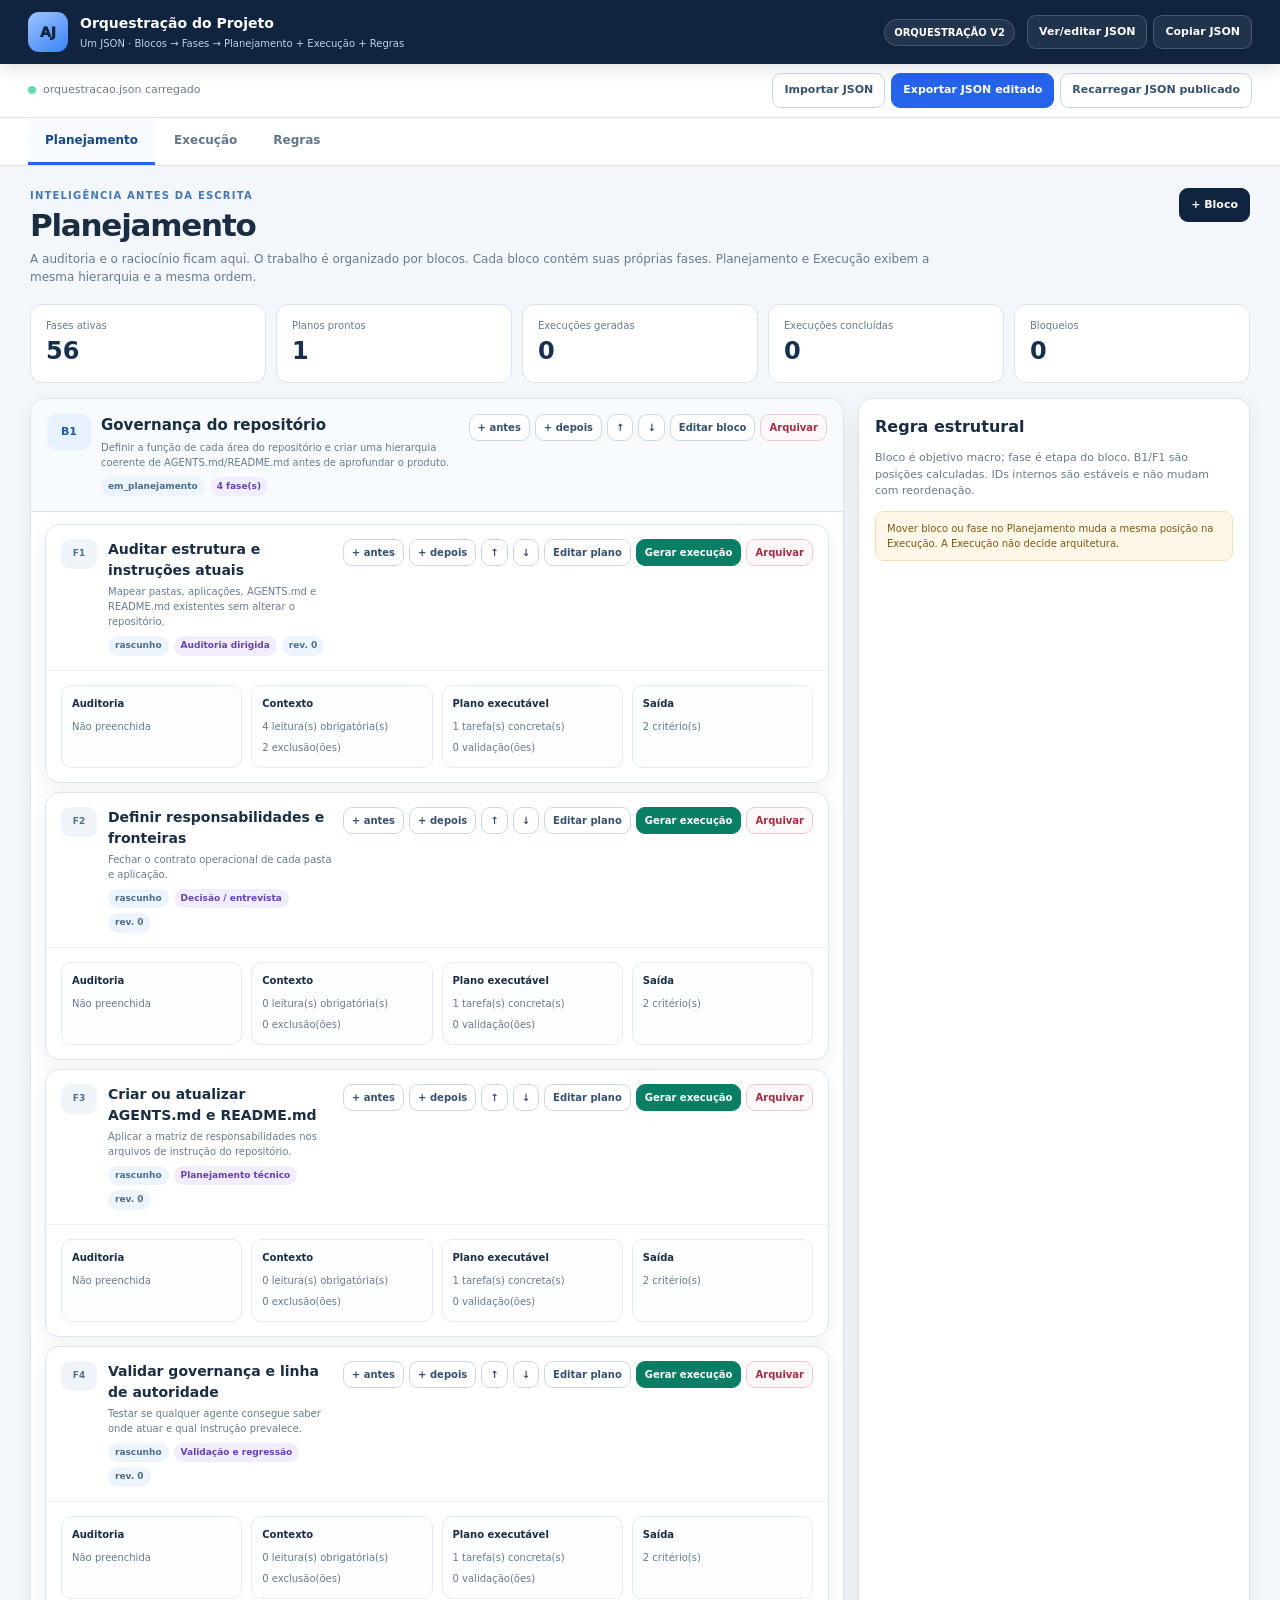
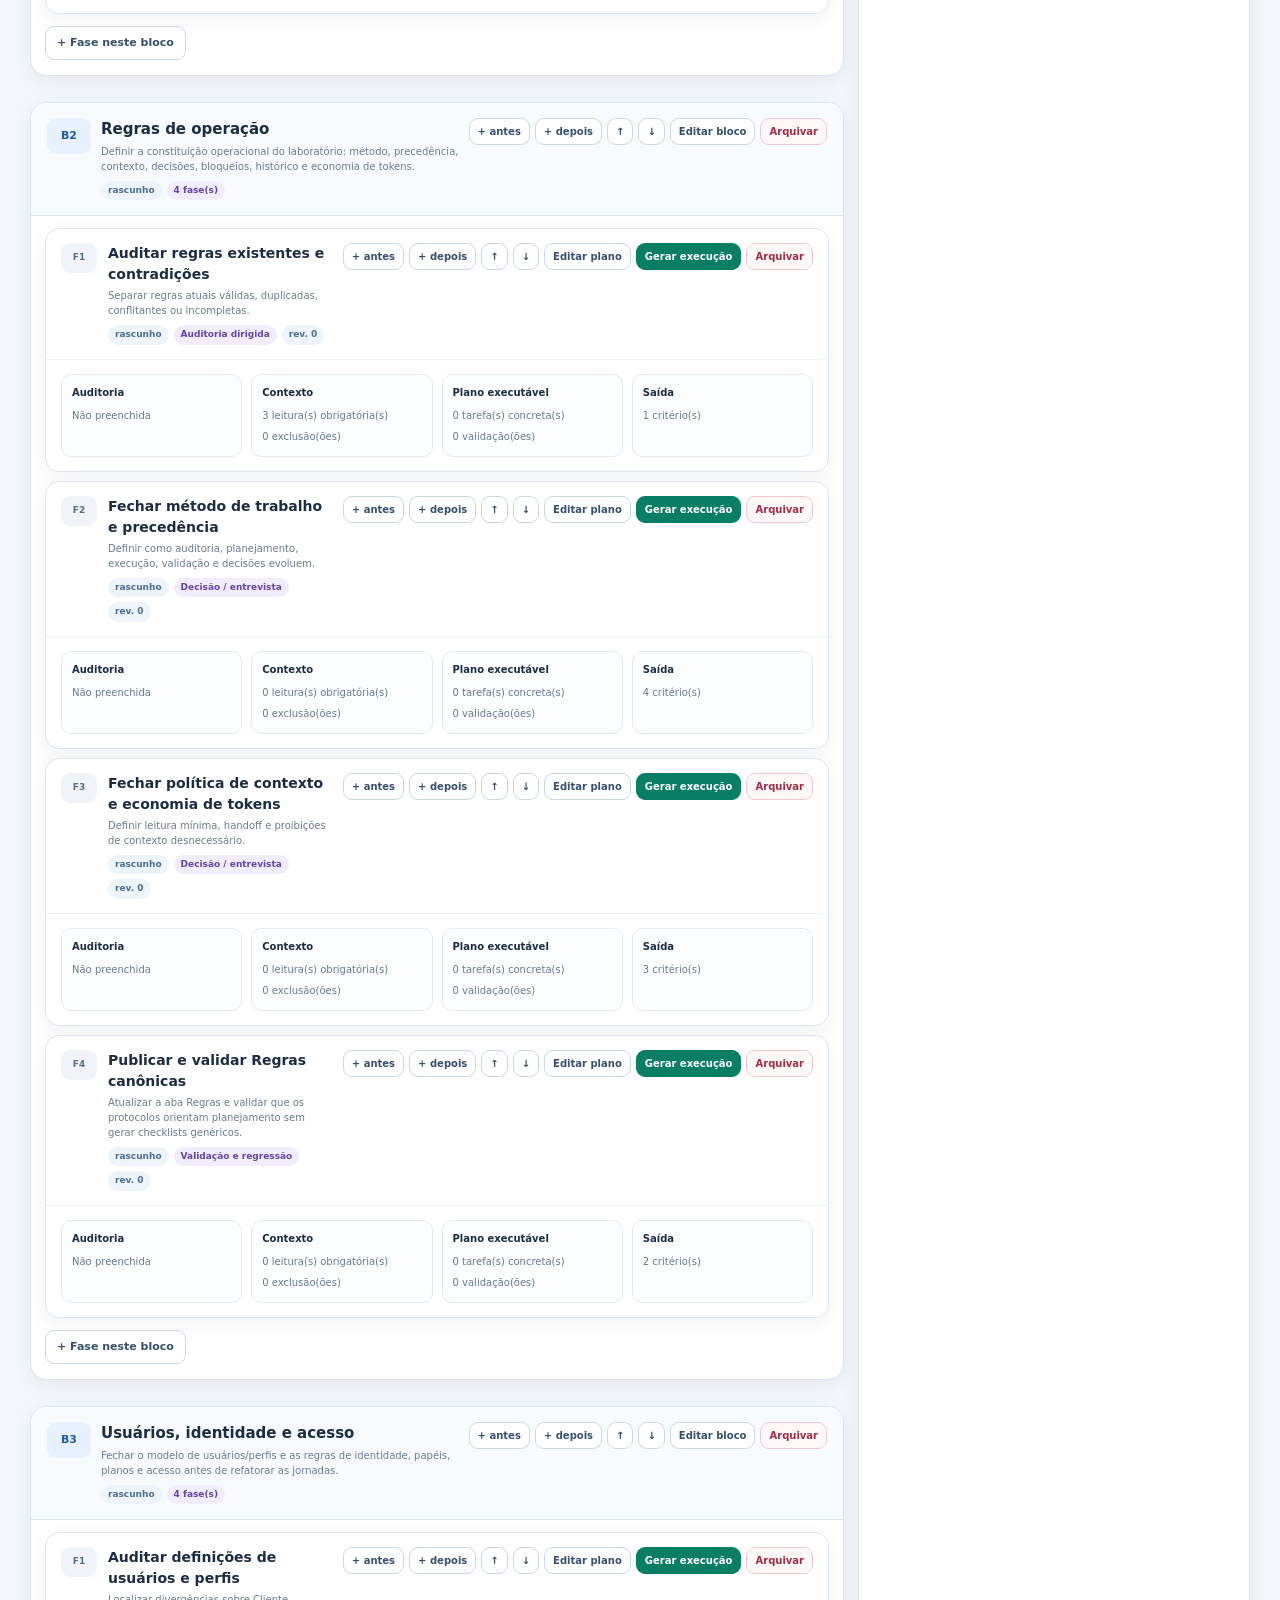
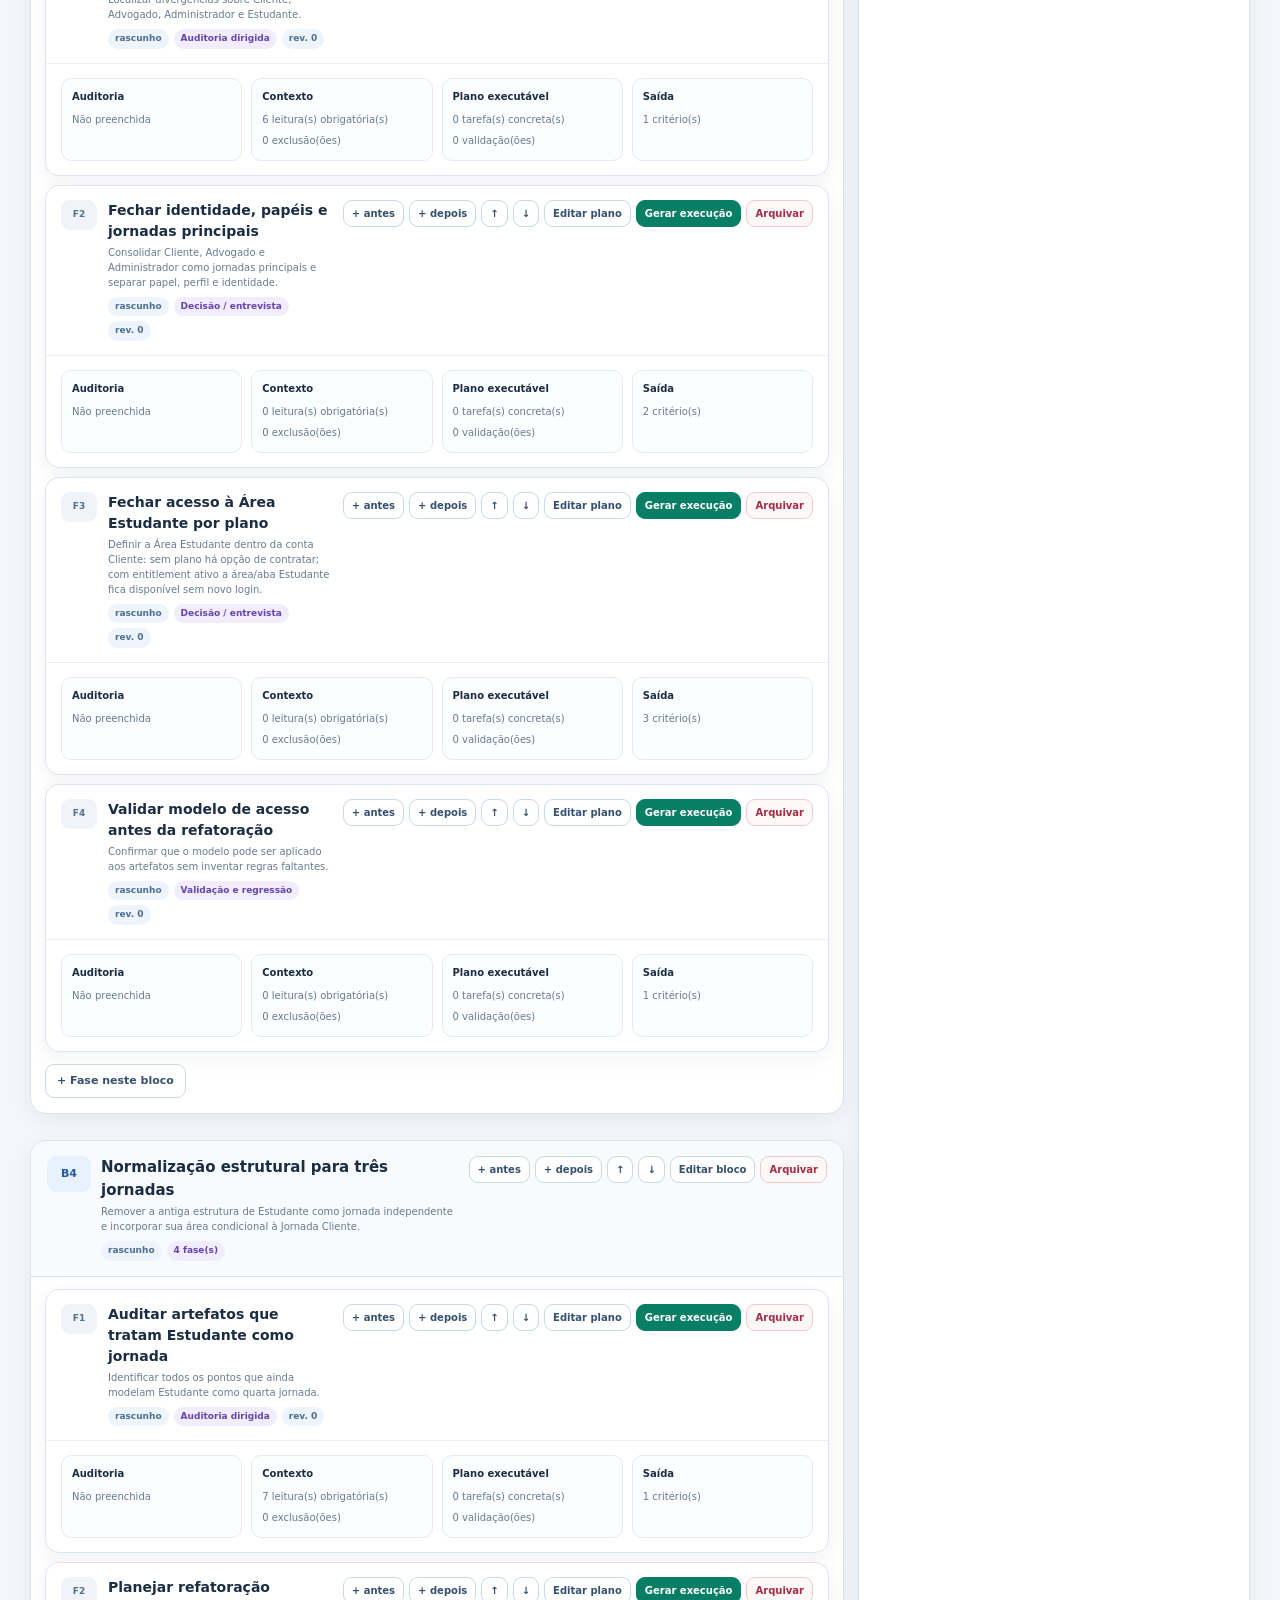
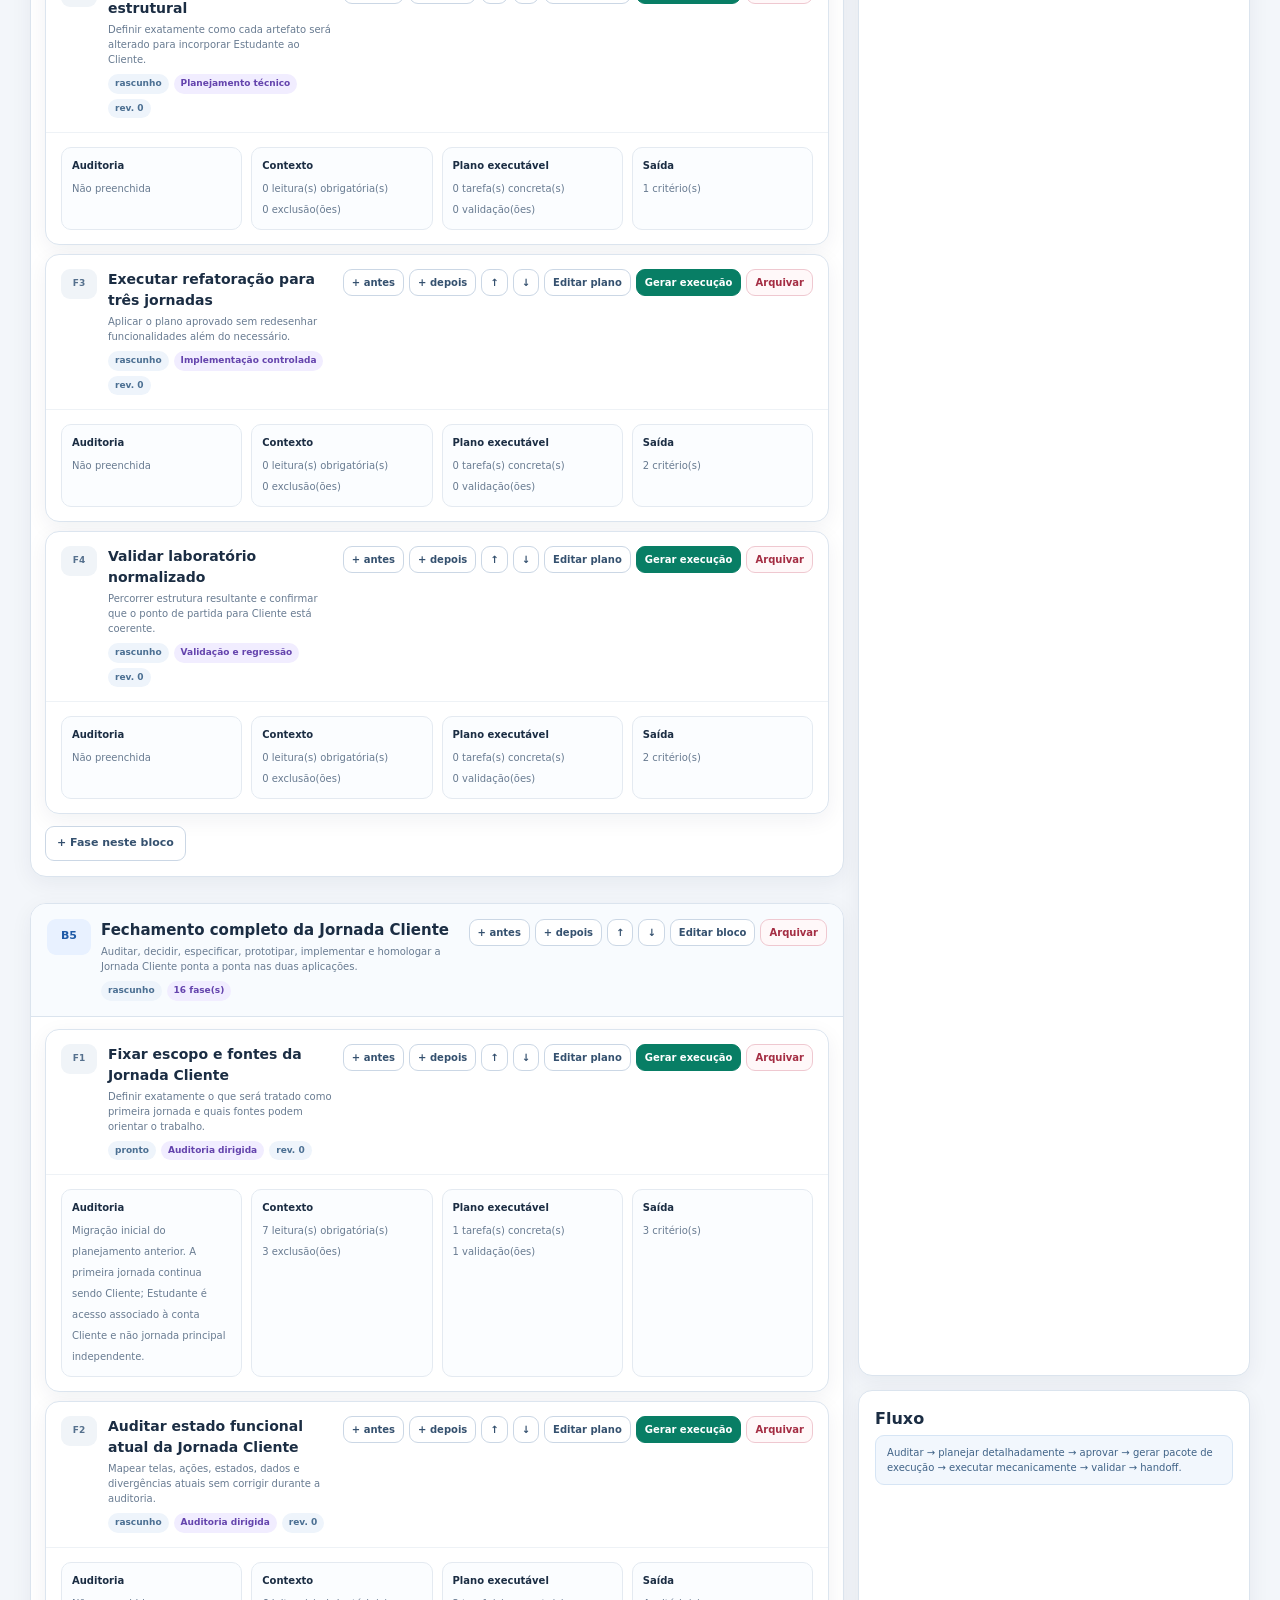
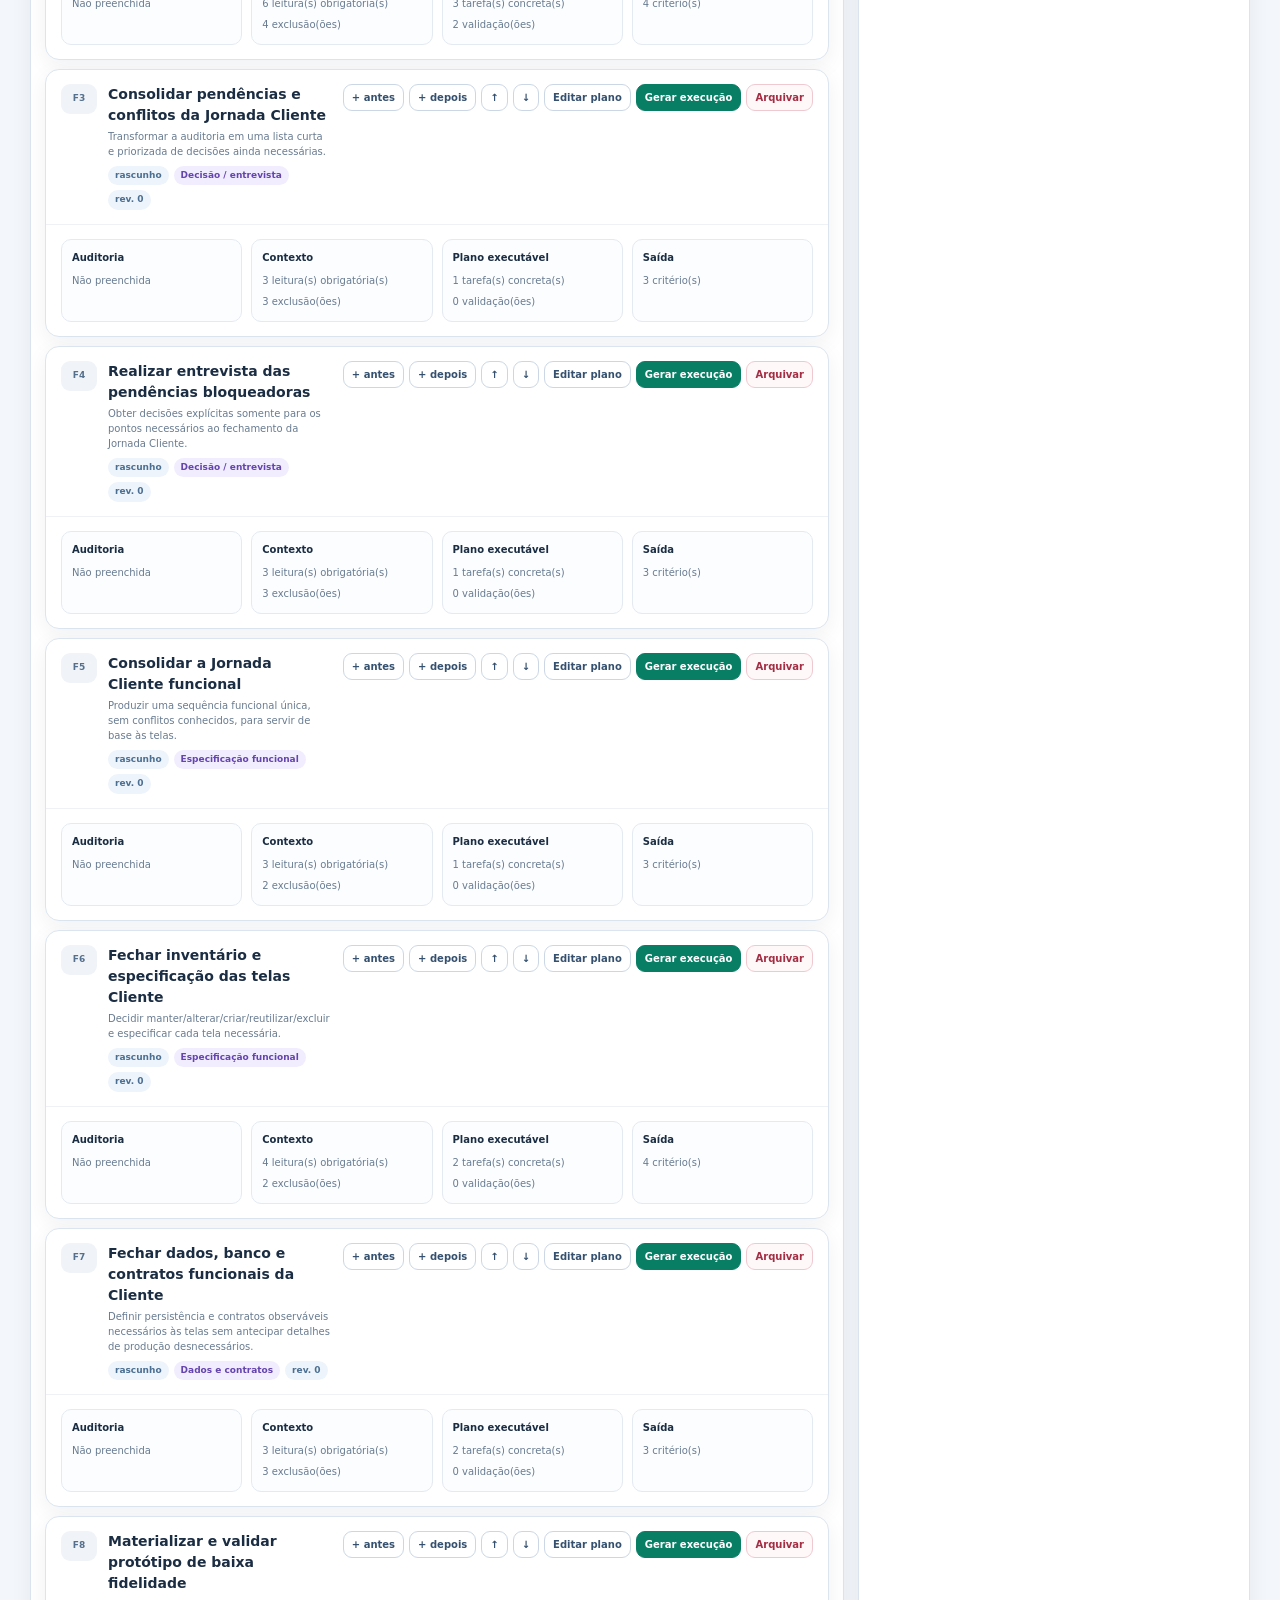
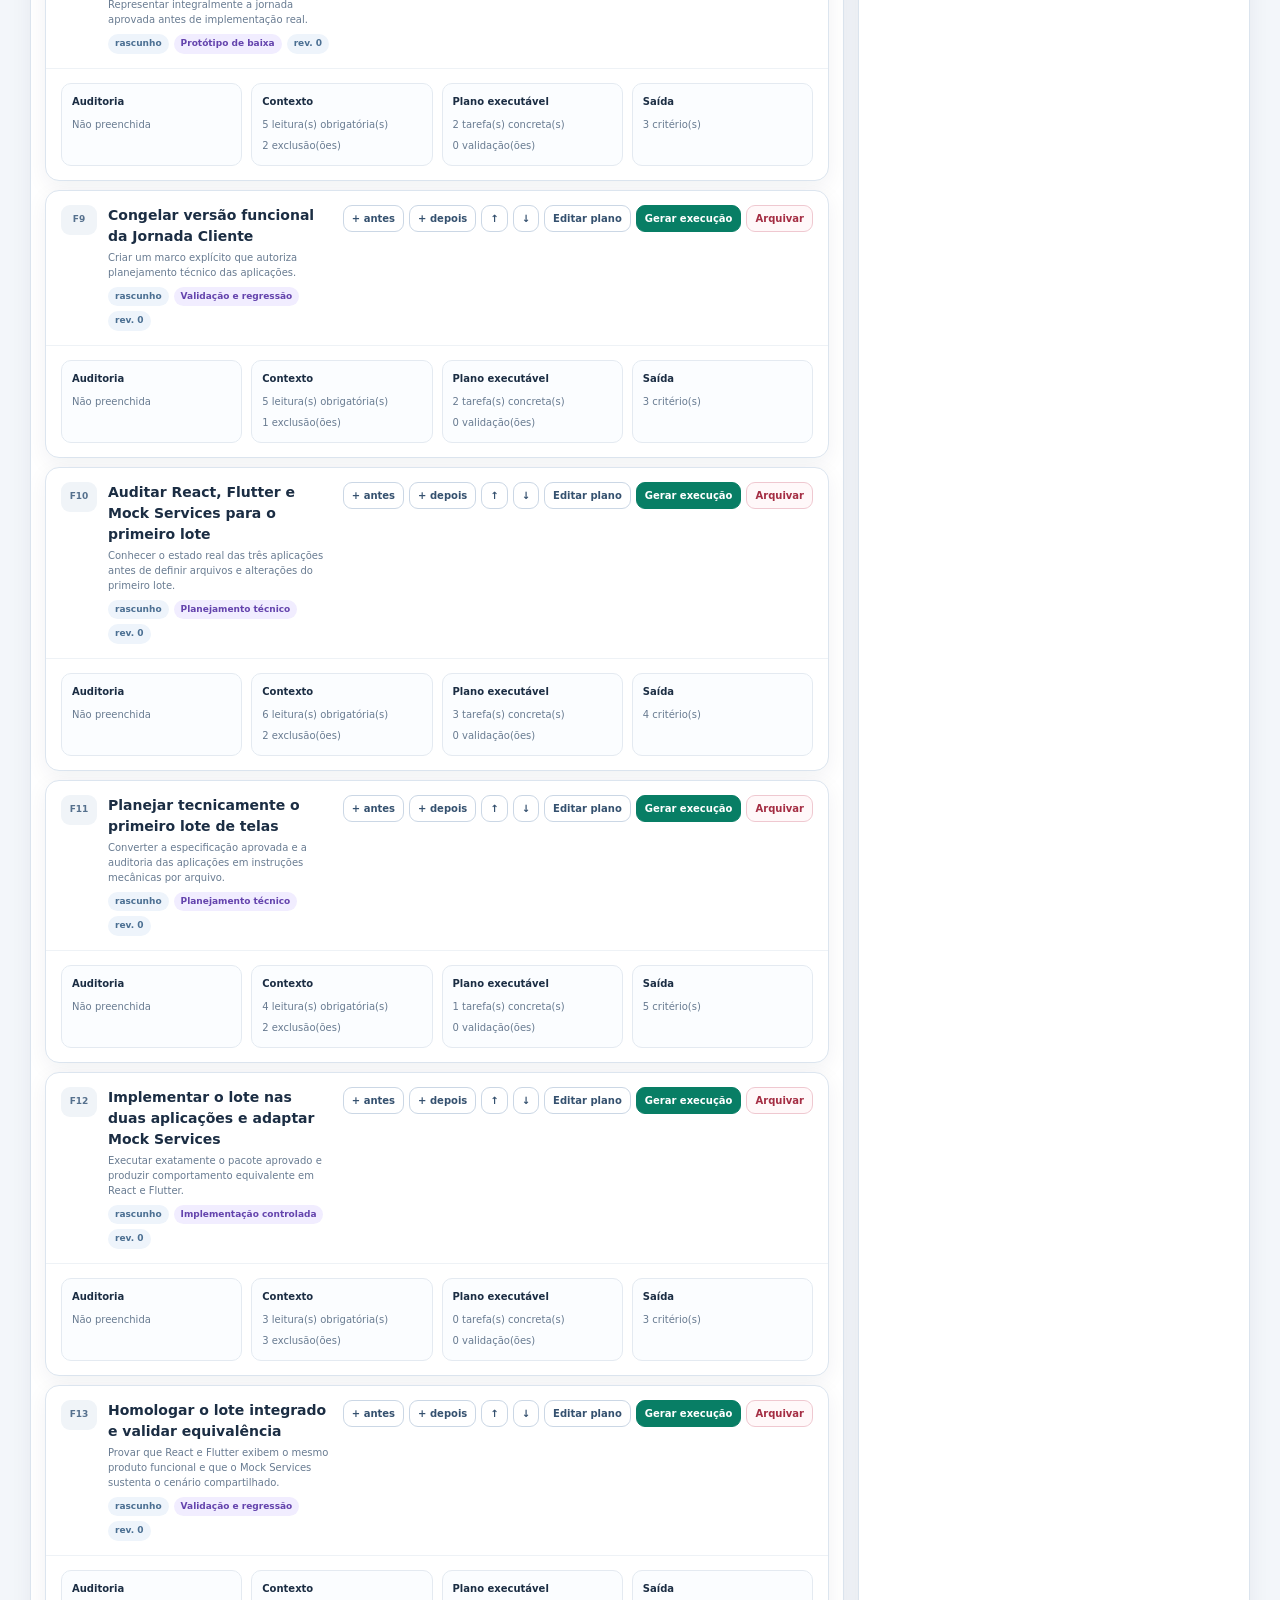
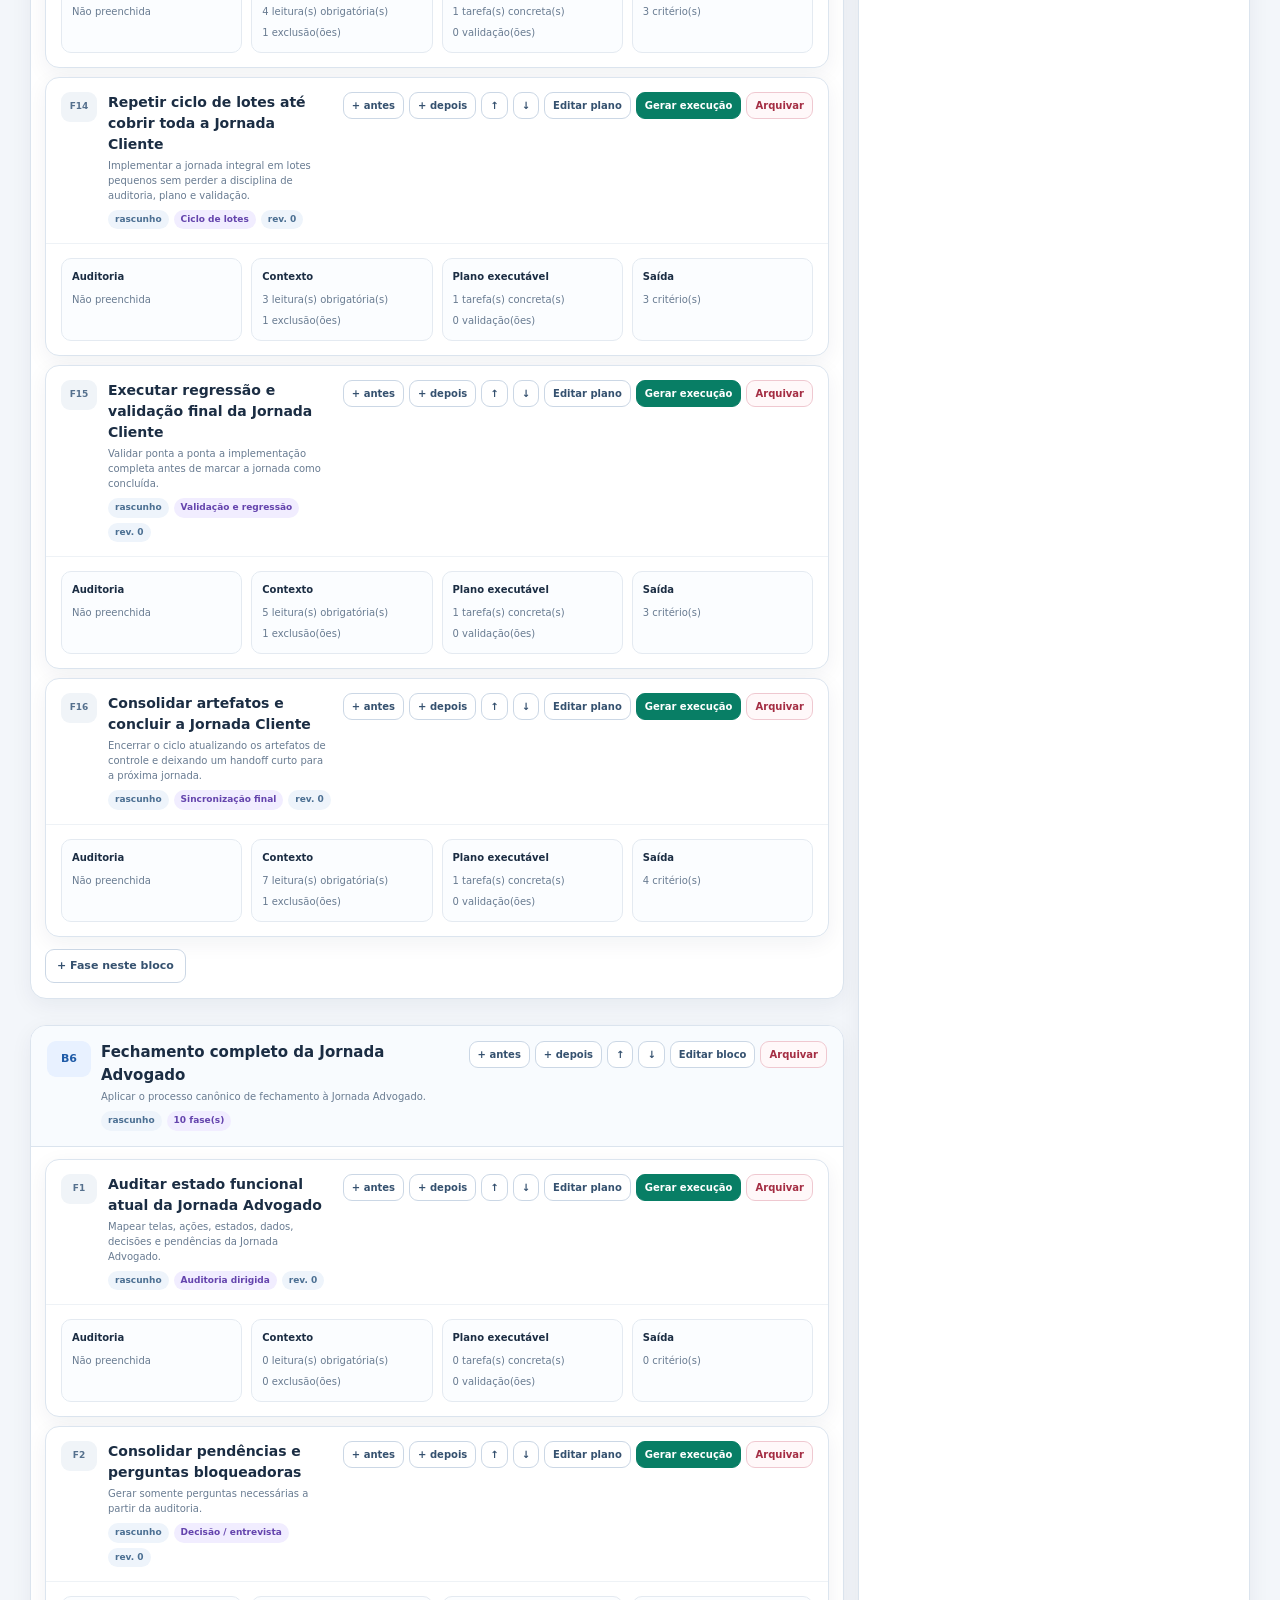
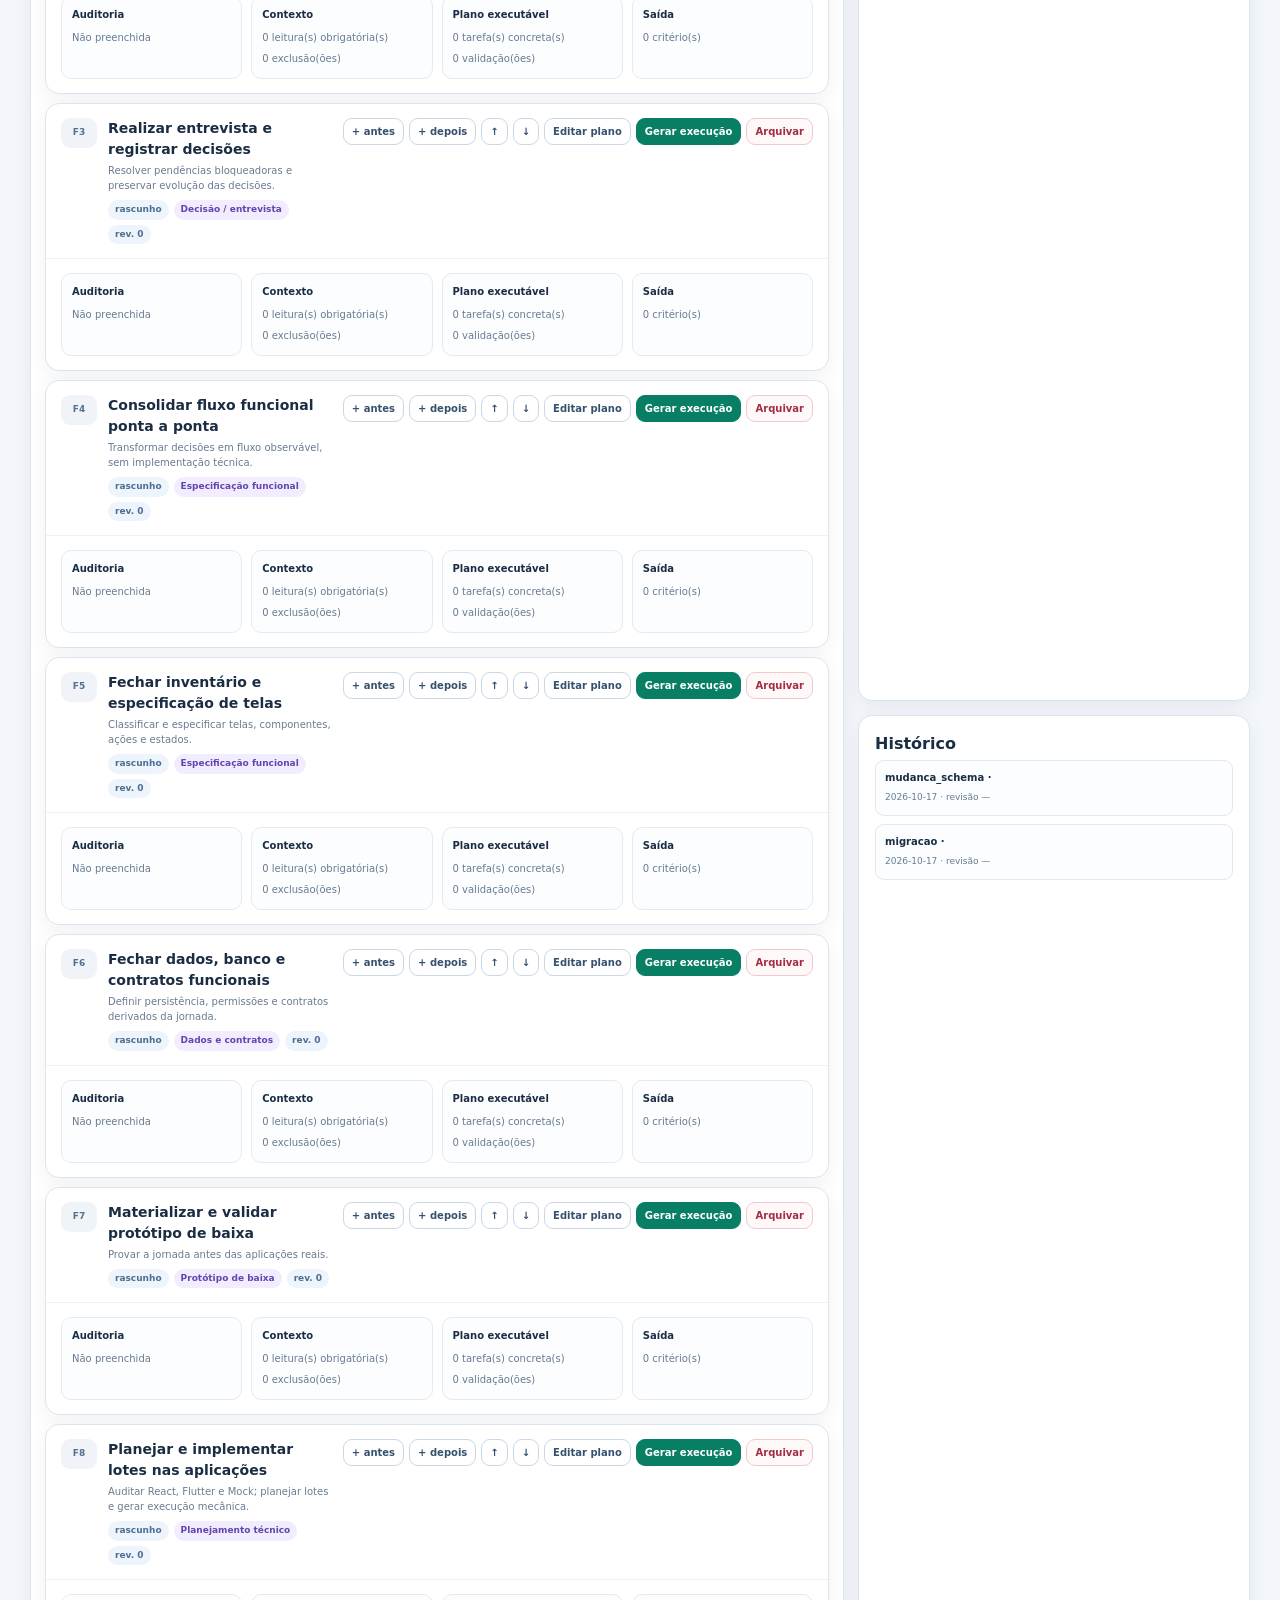
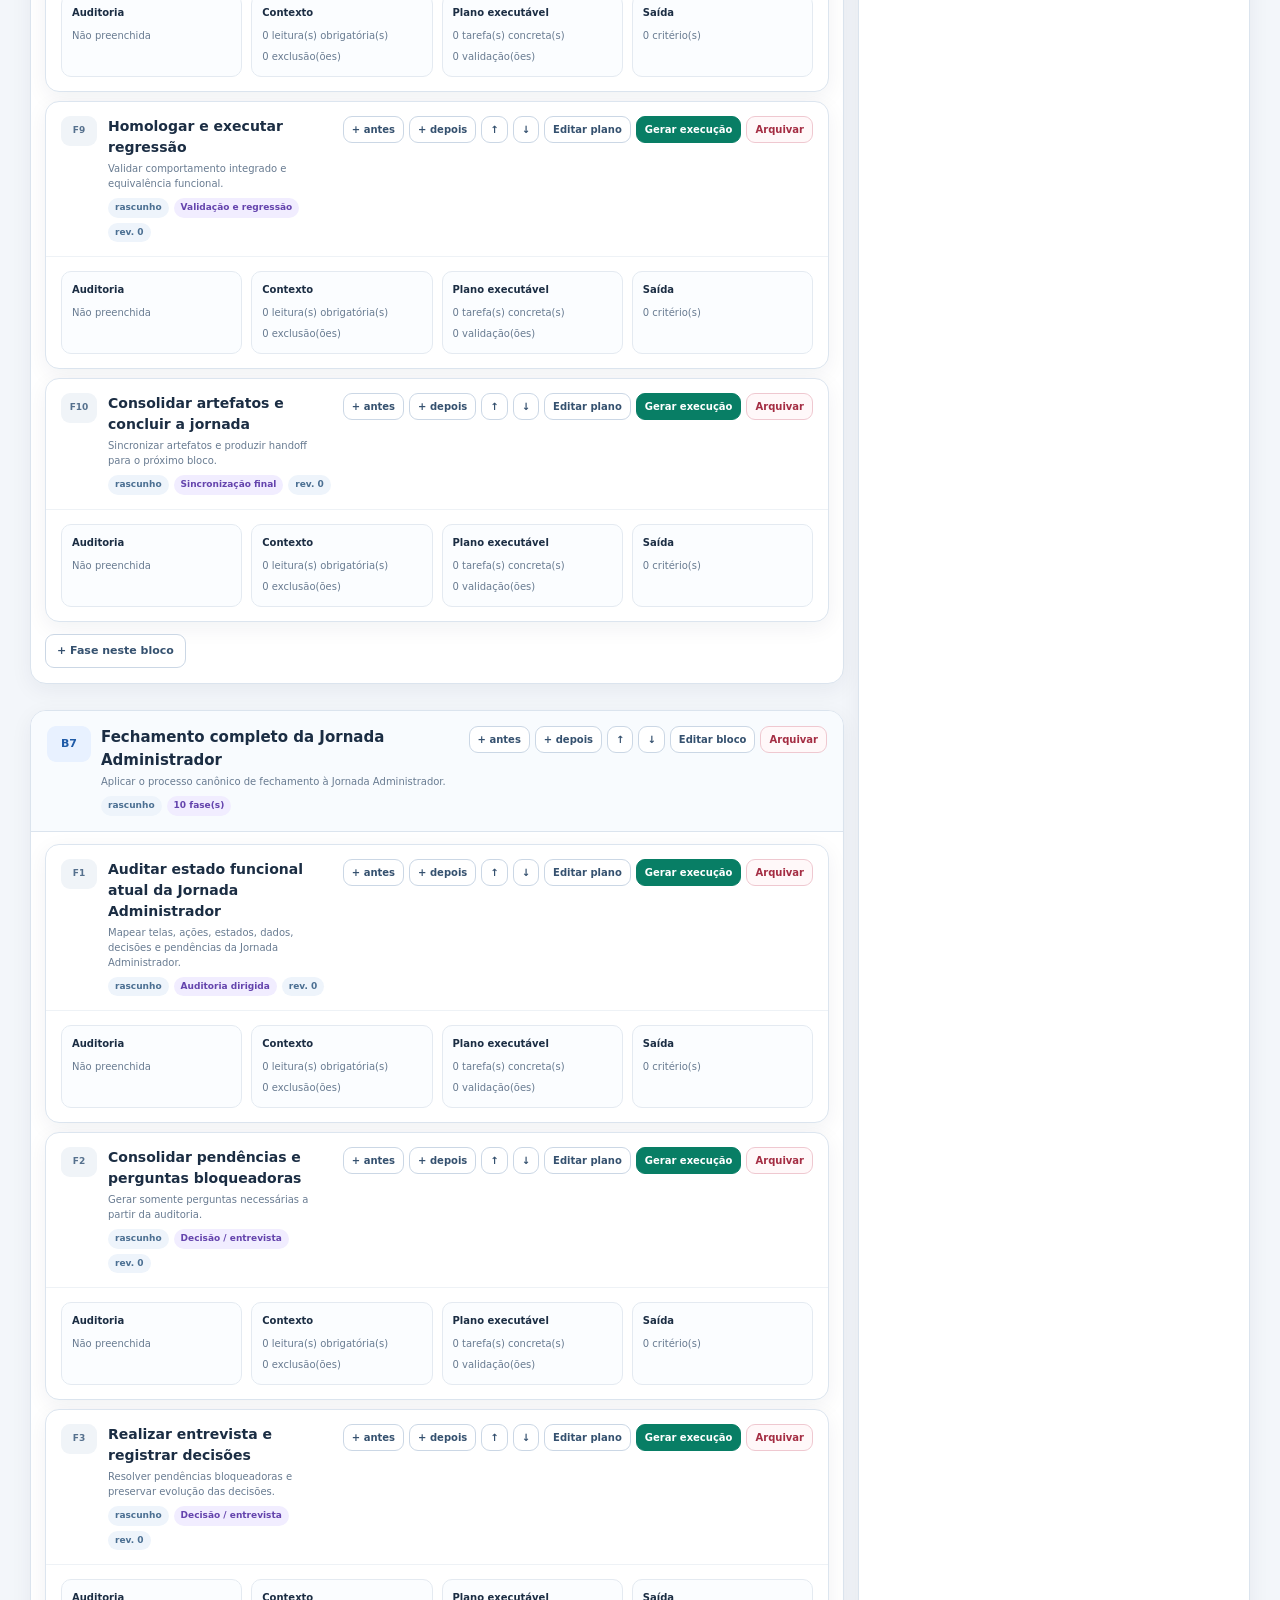
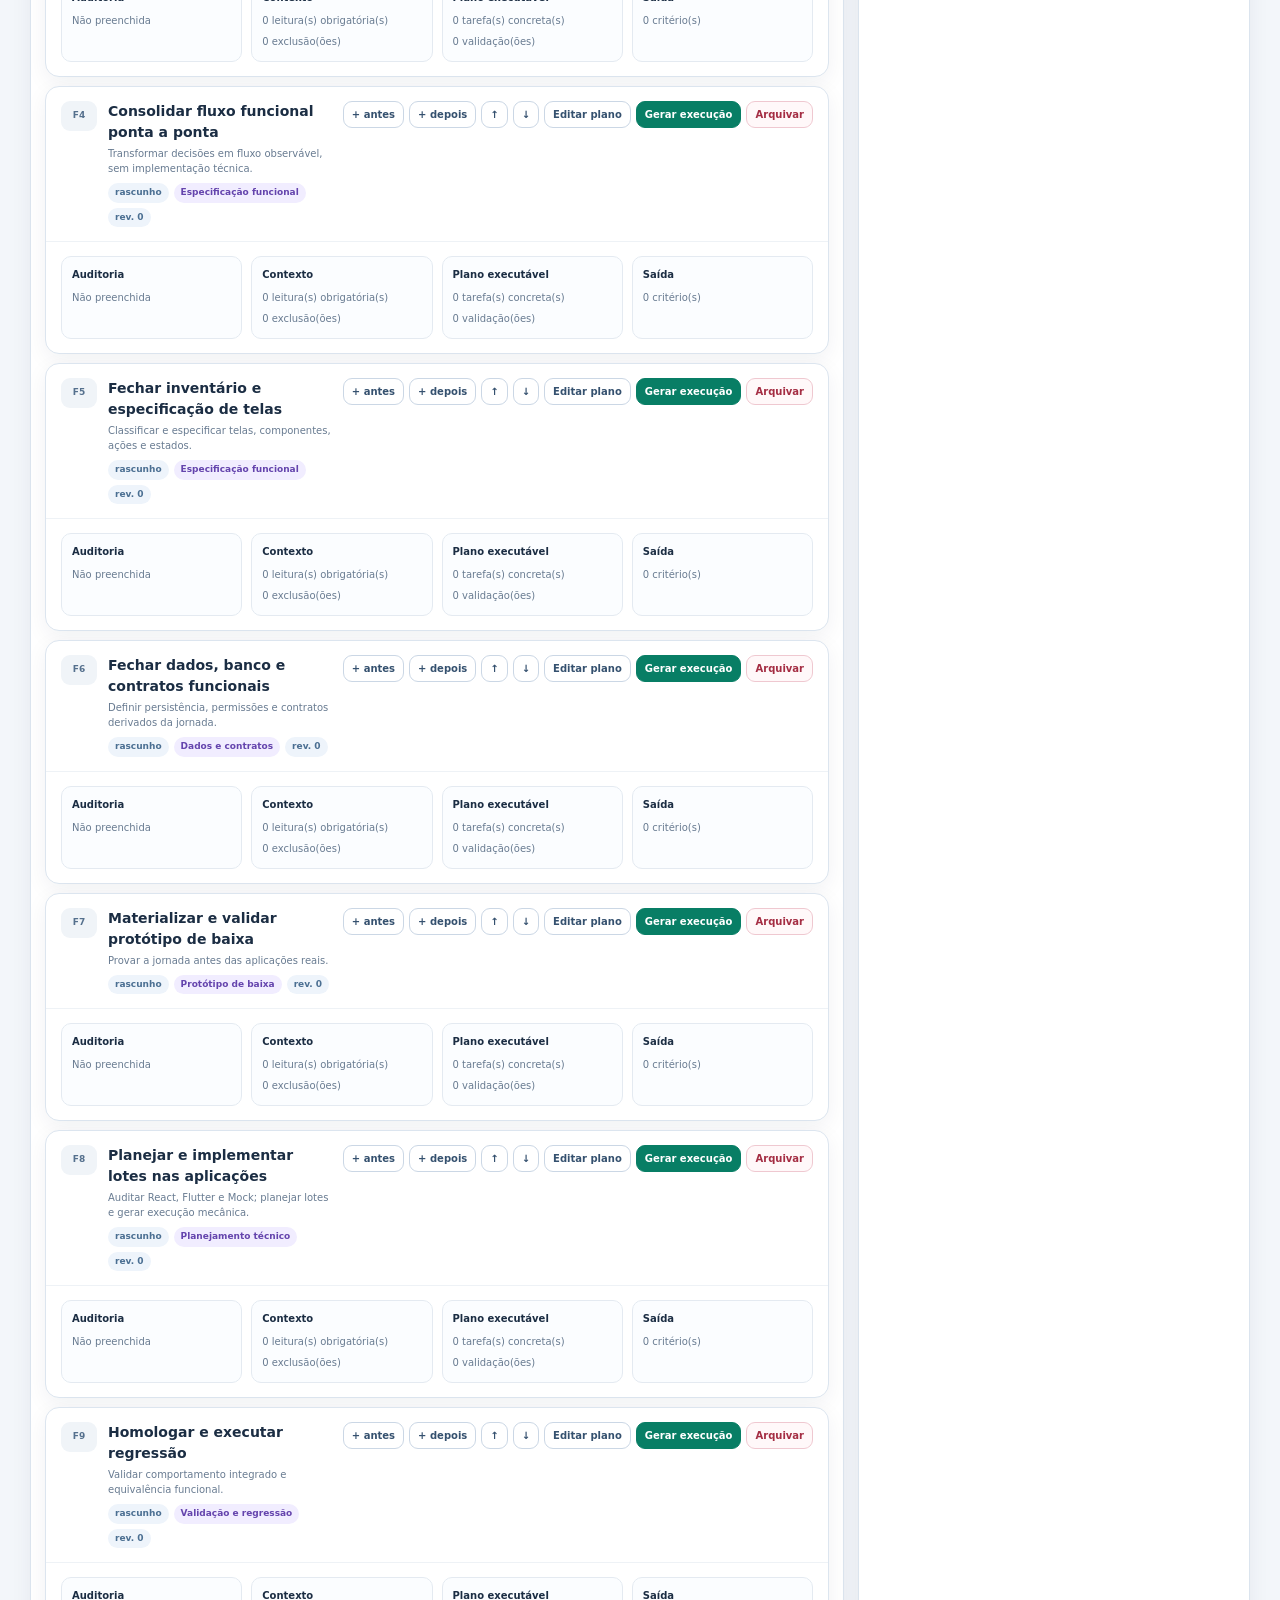
<file: orquestracao/index.html>
<!doctype html>
<html lang="pt-BR">
<head>
<meta charset="utf-8">
<meta name="viewport" content="width=device-width,initial-scale=1">
<title>Advogado Já · Orquestração</title>
<link rel="stylesheet" href="estilos.css">
</head>
<body>
<div class="top"><div class="topbar"><div class="mark">AJ</div><div class="brand"><strong>Orquestração do Projeto</strong><small>Um JSON · Blocos → Fases → Planejamento + Execução + Regras</small></div><span class="badge">ORQUESTRAÇÃO V2</span><div class="actions"><button class="btn dark" id="jsonBtn">Ver/editar JSON</button><button class="btn dark" id="copyBtn">Copiar JSON</button></div></div></div>
<div class="subbar"><div class="status"><span class="dot" id="dirtyDot"></span><span id="statusText">Carregado</span></div><div class="actions"><button class="btn" id="importBtn">Importar JSON</button><button class="btn blue" id="exportBtn">Exportar JSON editado</button><button class="btn" id="resetBtn">Recarregar JSON publicado</button><input id="fileInput" type="file" accept=".json,application/json" hidden></div></div>
<nav class="tabs"><button class="tab active" data-tab="planejamento">Planejamento</button><button class="tab" data-tab="execucao">Execução</button><button class="tab" data-tab="regras">Regras</button></nav>
<main class="page">
<section class="panel active" id="tab-planejamento">
  <div class="intro"><div><div class="eyebrow">INTELIGÊNCIA ANTES DA ESCRITA</div><h1>Planejamento</h1><p>A auditoria e o raciocínio ficam aqui. O trabalho é organizado por blocos. Cada bloco contém suas próprias fases. Planejamento e Execução exibem a mesma hierarquia e a mesma ordem.</p></div><div class="actions"><button class="btn primary" id="addPhaseTop">+ Bloco</button></div></div>
  <div class="metrics"><div class="metric"><span>Fases ativas</span><strong id="mPhases">0</strong></div><div class="metric"><span>Planos prontos</span><strong id="mReady">0</strong></div><div class="metric"><span>Execuções geradas</span><strong id="mGenerated">0</strong></div><div class="metric"><span>Execuções concluídas</span><strong id="mDone">0</strong></div><div class="metric"><span>Bloqueios</span><strong id="mBlocked">0</strong></div></div>
  <div class="grid two"><div><div id="planningCards" class="cards"></div></div><aside class="grid"><article class="surface"><h2>Regra estrutural</h2><p class="muted">Bloco é objetivo macro; fase é etapa do bloco. B1/F1 são posições calculadas. IDs internos são estáveis e não mudam com reordenação.</p><div class="note">Mover bloco ou fase no Planejamento muda a mesma posição na Execução. A Execução não decide arquitetura.</div></article><article class="surface"><h2>Fluxo</h2><div class="info">Auditar → planejar detalhadamente → aprovar → gerar pacote de execução → executar mecanicamente → validar → handoff.</div></article><article class="surface"><h2>Histórico</h2><div id="historyList" class="history"></div></article></aside></div>
</section>
<section class="panel" id="tab-execucao">
  <div class="intro"><div><div class="eyebrow">EXECUÇÃO MECÂNICA</div><h1>Execução</h1><p>Mesmos blocos e fases do Planejamento. O executor marca estado, evidência, impedimentos e resultado — não redefine o plano.</p></div></div>
  <div id="executionCards" class="cards"></div>
</section>
<section class="panel" id="tab-regras">
  <div class="intro"><div><div class="eyebrow">CONSTITUIÇÃO OPERACIONAL</div><h1>Regras</h1><p>As regras orientam o auditor/planejador. Protocolos não criam mais checklists genéricos; eles dizem como pensar antes de gerar uma execução concreta.</p></div><div class="actions"><button class="btn primary" id="addRuleBtn">+ Regra</button><button class="btn" id="addProtocolBtn">+ Protocolo</button></div></div>
  <div class="grid two"><article class="surface"><h2>Regras globais</h2><div id="rulesList"></div></article><article class="surface"><h2>Protocolos de auditoria e planejamento</h2><div id="protocolsList"></div></article></div>
</section>
<div class="footer-note">Arquitetura modular · blocos → fases · um único orquestracao.json · alterações ficam em memória até exportação.</div>
</main>

<div class="modal-back" id="phaseModal"><div class="modal"><div class="modal-head"><h2 id="phaseModalTitle">Editar card</h2><button class="icon-btn" data-close="phaseModal">×</button></div><div class="modal-body">
<div class="form-grid"><label class="label">Título<input id="pTitle"></label><label class="label">Status<select id="pStatus"><option value="rascunho">Rascunho</option><option value="auditando">Auditando</option><option value="planejando">Planejando</option><option value="pronto">Pronto para execução</option><option value="em_execucao">Em execução</option><option value="concluido">Concluído</option><option value="bloqueado">Bloqueado</option><option value="arquivado">Arquivado</option></select></label><label class="label full">Objetivo<textarea id="pObjective" rows="3"></textarea></label><label class="label">Protocolo<select id="pProtocol"></select></label><label class="label">Estratégia escolhida<input id="pStrategy"></label></div>
<fieldset class="fieldset"><legend>AUDITORIA</legend><div class="form-grid"><label class="label full">Resumo do estado encontrado<textarea id="pAuditSummary" rows="4"></textarea></label><div class="full"><b class="muted">Fontes obrigatoriamente lidas</b><div id="listAuditSources" class="list-editor"></div><button class="btn tiny" data-add-list="listAuditSources">+ item</button></div><div class="full"><b class="muted">Achados / divergências</b><div id="listFindings" class="list-editor"></div><button class="btn tiny" data-add-list="listFindings">+ item</button></div><div class="full"><b class="muted">Decisões aplicáveis</b><div id="listDecisions" class="list-editor"></div><button class="btn tiny" data-add-list="listDecisions">+ item</button></div><div class="full"><b class="muted">Riscos</b><div id="listRisks" class="list-editor"></div><button class="btn tiny" data-add-list="listRisks">+ item</button></div></div></fieldset>
<fieldset class="fieldset"><legend>ESCOPO E CONTEXTO</legend><div class="form-grid"><div><b class="muted">Incluir</b><div id="listInclude" class="list-editor"></div><button class="btn tiny" data-add-list="listInclude">+ item</button></div><div><b class="muted">Não incluir</b><div id="listExclude" class="list-editor"></div><button class="btn tiny" data-add-list="listExclude">+ item</button></div><div><b class="muted">Ler obrigatoriamente</b><div id="listMustRead" class="list-editor"></div><button class="btn tiny" data-add-list="listMustRead">+ item</button></div><div><b class="muted">Não ler / não carregar</b><div id="listDontRead" class="list-editor"></div><button class="btn tiny" data-add-list="listDontRead">+ item</button></div></div></fieldset>
<fieldset class="fieldset"><legend>VALIDAÇÃO E SAÍDA</legend><div class="form-grid"><div><b class="muted">Validações planejadas</b><div id="listValidations" class="list-editor"></div><button class="btn tiny" data-add-list="listValidations">+ item</button></div><div><b class="muted">Critérios de saída</b><div id="listExit" class="list-editor"></div><button class="btn tiny" data-add-list="listExit">+ item</button></div></div></fieldset>
<fieldset class="fieldset"><legend>PACOTE DE EXECUÇÃO A GERAR</legend><p class="muted">Cada tarefa deve ser concreta o suficiente para uma IA fraca executar sem decidir arquitetura. Informe alvo, instruções, resultado e validação.</p><div id="taskEditors"></div><button class="btn" id="addTaskEditor">+ Tarefa concreta</button></fieldset>
</div><div class="modal-foot"><button class="btn" data-close="phaseModal">Cancelar</button><button class="btn blue" id="savePhaseBtn">Salvar planejamento</button></div></div></div>

<div class="modal-back" id="jsonModal"><div class="modal"><div class="modal-head"><h2>JSON único de orquestração</h2><span class="pill purple">planejamento + execução + regras + histórico</span><button class="icon-btn" data-close="jsonModal">×</button></div><div class="modal-body"><textarea id="jsonEditor" class="json-editor"></textarea></div><div class="modal-foot"><button class="btn" data-close="jsonModal">Cancelar</button><button class="btn blue" id="applyJsonBtn">Aplicar JSON</button></div></div></div>

<div class="modal-back" id="ruleModal"><div class="modal sm"><div class="modal-head"><h2>Regra</h2><button class="icon-btn" data-close="ruleModal">×</button></div><div class="modal-body"><div class="form-grid"><label class="label">Grupo<input id="rGroup"></label><label class="label">Ativa<select id="rEnabled"><option value="true">Sim</option><option value="false">Não</option></select></label><label class="label full">Texto<textarea id="rText" rows="6"></textarea></label></div></div><div class="modal-foot"><button class="btn" data-close="ruleModal">Cancelar</button><button class="btn blue" id="saveRuleBtn">Salvar</button></div></div></div>

<div class="modal-back" id="protocolModal"><div class="modal sm"><div class="modal-head"><h2>Protocolo</h2><button class="icon-btn" data-close="protocolModal">×</button></div><div class="modal-body"><div class="form-grid"><label class="label">Nome<input id="prName"></label><label class="label">ID<input id="prId"></label><label class="label full">Objetivo<textarea id="prObjective" rows="3"></textarea></label><label class="label full">Passos do auditor/planejador (uma linha por passo)<textarea id="prSteps" rows="12"></textarea></label></div></div><div class="modal-foot"><button class="btn" data-close="protocolModal">Cancelar</button><button class="btn blue" id="saveProtocolBtn">Salvar</button></div></div></div>

<script src="app.js" defer></script>
</body>
</html>
</file>
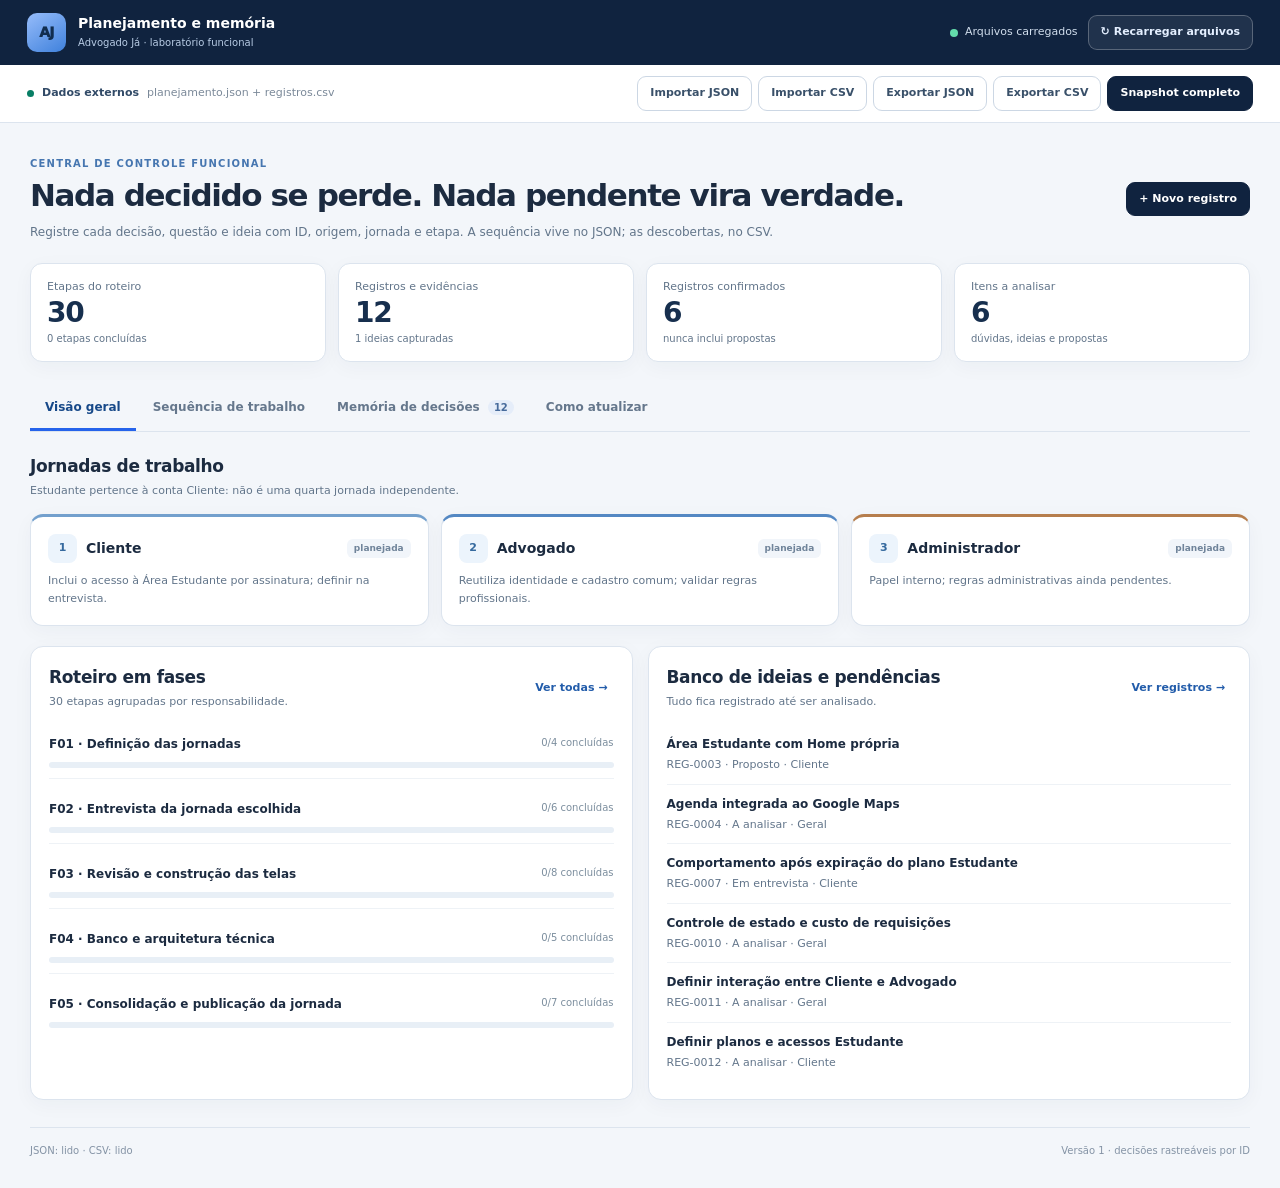
<file: planejamento/index.html>
<!doctype html>
<html lang="pt-BR">
<head>
  <meta charset="UTF-8">
  <meta name="viewport" content="width=device-width,initial-scale=1">
  <meta name="description" content="Plano vivo de execução e memória verificável do laboratório Advogado Já.">
  <title>Advogado Já · Planejamento e Memória</title>
  <link rel="stylesheet" href="estilos.css">
  <script src="app.js" defer></script>
</head>
<body>
<!-- ============================================================
  01 | CABEÇALHO: navegação, origem dos arquivos e atualização
  Não armazena dados funcionais. Os dados estão em JSON e CSV.
============================================================= -->
<header class="topbar">
  <div class="brand-icon" aria-hidden="true">AJ</div>
  <div class="brand"><strong>Planejamento e memória</strong><small>Advogado Já · laboratório funcional</small></div>
  <div class="top-actions">
    <span class="file-status" id="fileStatus"><span class="status-dot"></span> Iniciando...</span>
    <button class="btn btn-ghost" id="refresh" title="Recarrega planejamento.json e registros.csv da mesma pasta"><span aria-hidden="true">↻</span> Recarregar arquivos</button>
  </div>
</header>
<!-- ============================================================
  02 | FERRAMENTAS DE DADOS: importação e exportação explícitas
  As alterações feitas na página não gravam no repositório.
============================================================= -->
<section class="data-toolbar" aria-label="Ferramentas de dados">
  <div class="source-info"><span class="source-dot"></span><strong>Dados externos</strong><span>planejamento.json + registros.csv</span></div>
  <div class="toolbar-actions">
    <button id="importJson" class="btn">Importar JSON</button>
    <button id="importCsv" class="btn">Importar CSV</button>
    <button id="exportJson" class="btn">Exportar JSON</button>
    <button id="exportCsv" class="btn">Exportar CSV</button>
    <button id="exportSnapshot" class="btn btn-primary" title="JSON completo com planejamento e registros">Snapshot completo</button>
    <input id="jsonPicker" type="file" accept=".json,application/json" class="sr-only">
    <input id="csvPicker" type="file" accept=".csv,text/csv,text/plain" class="sr-only">
  </div>
</section>
<!-- ============================================================
  03 | NAVEGAÇÃO INTERNA: visão geral / roteiro / memória / guia
============================================================= -->
<main class="page" id="appMain">
  <section id="banner" class="banner hidden" role="status"></section>
  <div class="intro">
    <div>
      <div class="eyebrow">CENTRAL DE CONTROLE FUNCIONAL</div>
      <h1>Nada decidido se perde. Nada pendente vira verdade.</h1>
      <p>Registre cada decisão, questão e ideia com ID, origem, jornada e etapa. A sequência vive no JSON; as descobertas, no CSV.</p>
    </div>
    <div class="intro-actions"><button id="addRecordTop" class="btn btn-primary">+ Novo registro</button></div>
  </div>
  <div class="metrics" aria-label="Indicadores">
    <div class="metric"><span>Etapas do roteiro</span><strong id="metricSteps">—</strong><small id="metricStepsSub">aguardando JSON</small></div>
    <div class="metric"><span>Registros e evidências</span><strong id="metricRecords">—</strong><small id="metricRecordsSub">aguardando CSV</small></div>
    <div class="metric"><span>Registros confirmados</span><strong id="metricDecisions">—</strong><small>nunca inclui propostas</small></div>
    <div class="metric"><span>Itens a analisar</span><strong id="metricPending">—</strong><small>dúvidas, ideias e propostas</small></div>
  </div>
  <nav class="view-tabs" role="tablist" aria-label="Visões do planejamento">
    <button role="tab" class="view-tab active" data-view="visao" aria-selected="true">Visão geral</button>
    <button role="tab" class="view-tab" data-view="roteiro" aria-selected="false">Sequência de trabalho</button>
    <button role="tab" class="view-tab" data-view="registros" aria-selected="false">Memória de decisões <span id="recordsPill" class="number-pill">0</span></button>
    <button role="tab" class="view-tab" data-view="guia" aria-selected="false">Como atualizar</button>
  </nav>
  <!-- 04 | VISÃO GERAL: jornadas e fase atual -->
  <section class="view active" data-view-panel="visao">
    <div class="section-heading"><div><h2>Jornadas de trabalho</h2><p>Estudante pertence à conta Cliente: não é uma quarta jornada independente.</p></div></div>
    <div id="journeys" class="journey-grid" aria-live="polite"></div>
    <div class="overview-grid">
      <article class="surface"><div class="section-heading"><div><h2>Roteiro em fases</h2><p>30 etapas agrupadas por responsabilidade.</p></div><button class="link-btn" data-switch="roteiro">Ver todas →</button></div><div id="phasesOverview" class="phase-mini-list"></div></article>
      <article class="surface"><div class="section-heading"><div><h2>Banco de ideias e pendências</h2><p>Tudo fica registrado até ser analisado.</p></div><button class="link-btn" data-switch="registros">Ver registros →</button></div><div id="pendingOverview" class="pending-list"></div></article>
    </div>
  </section>
  <!-- 05 | ROTEIRO: edição local de estados com exportação JSON -->
  <section class="view" data-view-panel="roteiro">
    <div class="section-heading"><div><h2>Sequência atualizada</h2><p>Altere o estado de uma etapa; depois exporte o JSON para persistir no repositório.</p></div><div class="flex-line"><label class="control-label" for="stepFilter">Estado</label><select id="stepFilter" class="select"><option value="">Todos</option><option value="nao_iniciado">Não iniciado</option><option value="em_andamento">Em andamento</option><option value="concluido">Concluído</option><option value="bloqueado">Bloqueado</option></select></div></div>
    <div id="phases" class="phases"></div>
  </section>
  <!-- 06 | REGISTROS: filtro, edição, importação e exportação CSV -->
  <section class="view" data-view-panel="registros">
    <div class="section-heading"><div><h2>Registro de decisões e ideias</h2><p>Uma ideia capturada não significa uma implementação aprovada.</p></div><button id="addRecord" class="btn btn-primary">+ Novo registro</button></div>
    <div class="filters surface">
      <label class="field-grow"><span>Pesquisar</span><input id="recordSearch" type="search" placeholder="Título, ID, detalhes, etapa, serviço..." autocomplete="off"></label>
      <label><span>Jornada</span><select id="journeyFilter"><option value="">Todas</option><option value="geral">Geral</option><option value="cliente">Cliente</option><option value="advogado">Advogado</option><option value="administrador">Administrador</option></select></label>
      <label><span>Tipo</span><select id="typeFilter"><option value="">Todos</option></select></label>
      <label><span>Estado</span><select id="statusFilter"><option value="">Todos</option></select></label>
    </div>
    <div id="registerSummary" class="result-summary" role="status"></div>
    <div id="registerList" class="record-grid"></div>
    <div class="centered"><button id="showMore" class="btn hidden">Mostrar mais</button></div>
  </section>
  <!-- 07 | GUIA: contrato de dados e procedimento GitHub -->
  <section class="view" data-view-panel="guia">
    <div class="overview-grid guide-grid">
      <article class="surface"><h2>Onde cada informação fica</h2><div class="guide-row"><code>planejamento.json</code><span>Jornadas, fases, 30 etapas, status de execução e regras do roteiro.</span></div><div class="guide-row"><code>registros.csv</code><span>Decisões, propostas, ideias, perguntas, riscos e referências rastreáveis.</span></div><div class="guide-row"><code>index.html</code><span>Interface da aba. Não deve ser editado para acrescentar decisões.</span></div><div class="guide-row"><code>app.js</code><span>Carregamento, validação, filtros e importação/exportação.</span></div></article>
      <article class="surface"><h2>Como salvar sem perder nada</h2><ol class="instruction-list"><li>Abra a aba no laboratório pelo servidor local ou GitHub Pages.</li><li>Edite registros e estados. O indicador mostrará alterações em memória.</li><li>Exporte o CSV depois de editar registros ou o JSON depois de editar etapas.</li><li>Substitua o arquivo correspondente na pasta <code>planejamento/</code> do GitHub e faça commit.</li><li>Recarregue a aba: ela lê os dois arquivos publicados novamente.</li></ol><p class="guide-hint">Ao importar, os registros são substituídos pelo arquivo importado. Exporte sua versão atual antes de importar outra.</p></article>
      <article class="surface"><h2>Regras anti-esquecimento</h2><div id="rules" class="rules"></div></article>
      <article class="surface"><h2>Validação e limitações</h2><p>O navegador não pode gravar diretamente em arquivos locais nem enviar commits ao GitHub sem uma integração autenticada. Os botões exportam arquivos para você substituir no repositório.</p><p>Para carregar arquivos automaticamente, a pasta precisa ser servida por HTTP/HTTPS. Se abrir em <code>file://</code>, use os botões de importação manual.</p><p>Não armazenar senhas, chaves privadas, documentos pessoais reais ou tokens nestes arquivos, especialmente num GitHub público.</p></article>
    </div>
  </section>
  <footer class="footer"><span id="sourceDetails">Fonte: aguardando leitura...</span><span>Versão 1 · decisões rastreáveis por ID</span></footer>
</main>
<!-- ============================================================
  08 | MODAL DE EDIÇÃO DE REGISTRO (independente do fluxo do app)
  Não cria telas adicionais no produto Advogado Já.
============================================================= -->
<dialog id="recordDialog" class="edit-dialog" aria-labelledby="dialogTitle">
  <form id="recordForm" novalidate>
    <div class="dialog-header"><div><span class="eyebrow">MEMÓRIA DO PROJETO</span><h2 id="dialogTitle">Novo registro</h2></div><button type="button" class="close-btn" id="closeDialog" aria-label="Fechar">×</button></div>
    <div class="dialog-body">
      <div class="dialog-grid"><label><span>ID</span><input name="id" id="fieldId" readonly></label><label><span>Tipo *</span><select name="tipo" id="fieldTipo" required></select></label></div>
      <label><span>Título *</span><input name="titulo" maxlength="180" required placeholder="O que não podemos esquecer?"></label>
      <label><span>Descrição *</span><textarea name="descricao" rows="4" maxlength="20000" required placeholder="Contexto, funcionamento esperado, dúvidas e exemplos..."></textarea></label>
      <div class="dialog-grid"><label><span>Jornada</span><select name="jornada" id="fieldJornada"><option value="geral">Geral / Compartilhada</option><option value="cliente">Cliente (inclui Estudante)</option><option value="advogado">Advogado</option><option value="administrador">Administrador</option></select></label><label><span>Etapa relacionada</span><select name="etapa_id" id="fieldEtapa"><option value="">Sem etapa específica</option></select></label></div>
      <div class="dialog-grid"><label><span>Estado</span><select name="status" id="fieldStatus"></select></label><label><span>Prioridade</span><select name="prioridade" id="fieldPriority"></select></label></div>
      <label><span>Artefatos afetados (separe com |)</span><input name="artefatos" placeholder="Entrevista|Telas|Banco|Prototipo"></label>
      <label><span>Origem / evidência</span><input name="origem" placeholder="Conversa, entrevista, arquivo, legado..."></label>
      <label><span>Observações e próximos passos</span><textarea name="observacoes" rows="3" maxlength="15000"></textarea></label>
      <p class="guide-hint">Somente marque <strong>Confirmado</strong> quando houver decisão explícita. Ao salvar, exporte o CSV para persistir.</p>
    </div>
    <div class="dialog-footer"><button id="cancelDialog" type="button" class="btn">Cancelar</button><button class="btn btn-primary" type="submit">Salvar registro</button></div>
  </form>
</dialog>
</body>
</html>
</file>
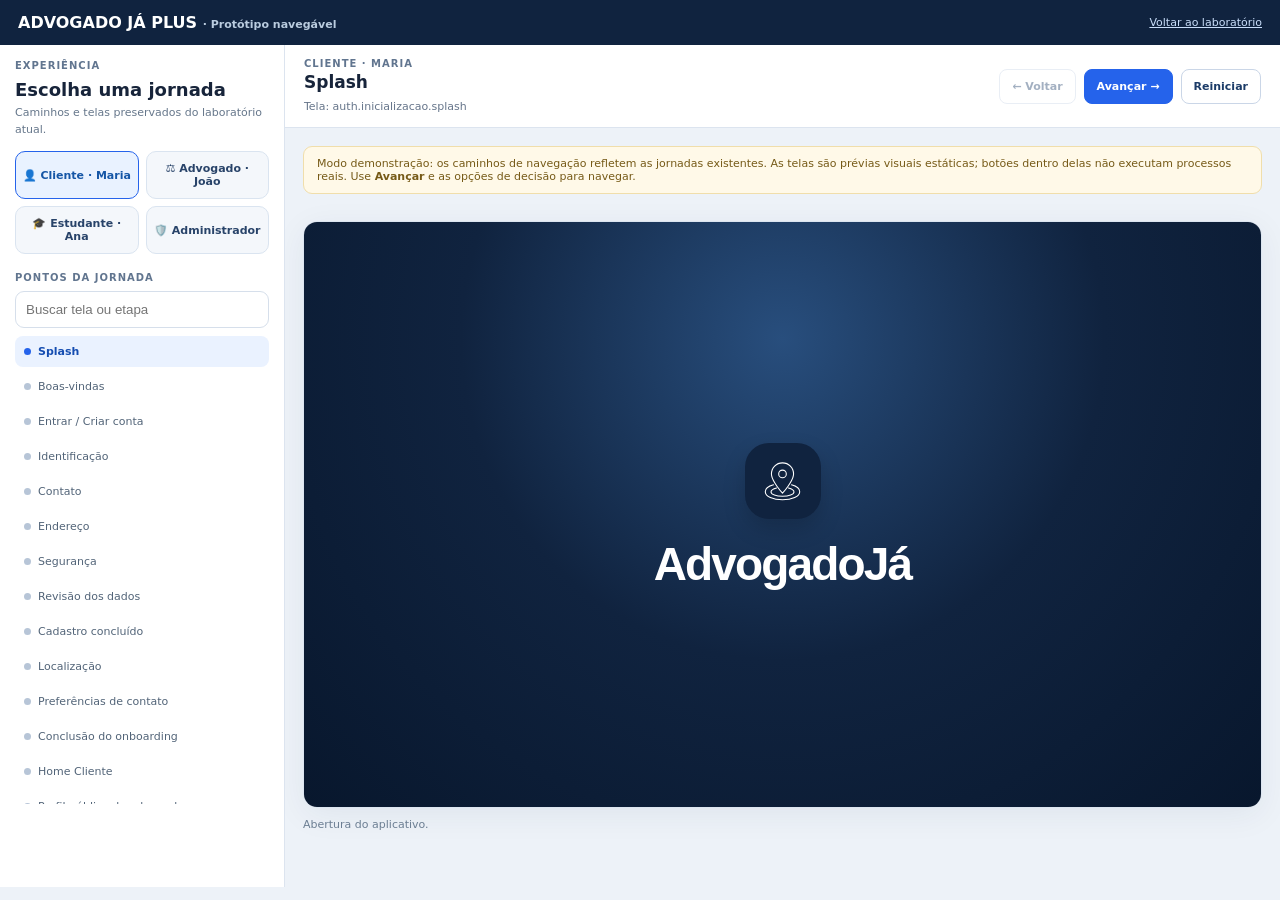
<file: prototipo/index.html>
<!doctype html>
<html lang="pt-BR">
  <head>
    <meta charset="utf-8" />
    <meta name="viewport" content="width=device-width,initial-scale=1" />
    <title>Protótipo · Advogado Já Plus</title>
    <style>
      :root {
        font-family: Inter, system-ui, Arial, sans-serif;
        color: #17243a;
        background: #edf2f8;
      }
      * {
        box-sizing: border-box;
      }
      body {
        margin: 0;
      }
      button,
      select {
        font: inherit;
      }
      button {
        cursor: pointer;
      }
      button:disabled {
        opacity: 0.4;
        cursor: not-allowed;
      }
      header {
        display: flex;
        align-items: center;
        gap: 12px;
        flex-wrap: wrap;
        padding: 13px 18px;
        background: #10233f;
        color: white;
      }
      header strong {
        font-size: 16px;
      }
      header small {
        font-size: 11px;
        color: #baccdf;
      }
      header .grow {
        flex: 1;
      }
      .shell {
        display: grid;
        grid-template-columns: 285px minmax(0, 1fr);
        height: calc(100vh - 58px);
      }
      aside {
        background: white;
        border-right: 1px solid #dce4ef;
        overflow: auto;
        padding: 15px;
      }
      .eyebrow {
        font-size: 10px;
        letter-spacing: 0.1em;
        text-transform: uppercase;
        font-weight: 800;
        color: #61758f;
      }
      h2 {
        font-size: 18px;
        margin: 8px 0 4px;
      }
      p {
        line-height: 1.55;
      }
      .profiles {
        display: grid;
        grid-template-columns: repeat(2, 1fr);
        gap: 7px;
        margin: 13px 0 18px;
      }
      .profile {
        background: #f4f7fb;
        border: 1px solid #dae4f0;
        border-radius: 10px;
        padding: 10px 5px;
        font-weight: 700;
        font-size: 11px;
        color: #284369;
      }
      .profile.active {
        background: #e9f2ff;
        border-color: #2563eb;
        color: #1556a6;
      }
      .search {
        width: 100%;
        border: 1px solid #d6dfeb;
        border-radius: 9px;
        padding: 10px;
        margin: 8px 0;
      }
      .nodes {
        display: flex;
        flex-direction: column;
        gap: 4px;
        max-height: 52vh;
        overflow: auto;
      }
      .node {
        display: flex;
        align-items: center;
        gap: 7px;
        border: 0;
        border-radius: 8px;
        padding: 9px;
        background: transparent;
        text-align: left;
        color: #526478;
        font-size: 11px;
      }
      .node.current {
        background: #eaf2ff;
        color: #154db1;
        font-weight: 800;
      }
      .dot {
        width: 7px;
        height: 7px;
        border-radius: 100%;
        background: #b7c5d7;
        flex-shrink: 0;
      }
      .node.current .dot {
        background: #2563eb;
      }
      main {
        min-width: 0;
        display: flex;
        flex-direction: column;
        overflow: hidden;
      }
      .toolbar {
        padding: 13px 19px;
        background: white;
        border-bottom: 1px solid #dce4ef;
        display: flex;
        flex-wrap: wrap;
        gap: 8px;
        align-items: center;
      }
      .title {
        flex: 1;
        min-width: 200px;
      }
      .title h1 {
        font-size: 17px;
        margin: 3px 0;
      }
      .title small {
        color: #66758a;
        font-size: 11px;
      }
      .action {
        border: 1px solid #cad6e7;
        background: white;
        border-radius: 8px;
        color: #1b3b67;
        font-weight: 700;
        font-size: 11px;
        padding: 10px 12px;
      }
      .action.primary {
        background: #2563eb;
        color: white;
        border-color: #2563eb;
      }
      .content {
        overflow: auto;
        padding: 18px;
        flex: 1;
      }
      .workspace {
        max-width: 1100px;
        margin: auto;
      }
      .notice {
        background: #fff9e8;
        border: 1px solid #f0deab;
        color: #765a17;
        border-radius: 9px;
        padding: 10px 13px;
        font-size: 11px;
        margin-bottom: 13px;
      }
      .preview {
        background: white;
        border: 1px solid #dce5f0;
        border-radius: 14px;
        box-shadow: 0 7px 32px #16315310;
        overflow: hidden;
      }
      .frame {
        width: 100%;
        height: min(65vh, 750px);
        border: 0;
        display: block;
        background: #eef2f6;
      }
      .placeholder {
        padding: 55px 22px;
        text-align: center;
        min-height: 200px;
        color: #5d6c7c;
      }
      .placeholder h3 {
        color: #17243a;
      }
      .choices {
        display: flex;
        align-items: center;
        gap: 8px;
        flex-wrap: wrap;
        margin: 0 0 14px;
      }
      .choice {
        border: 1px solid #d5e1f3;
        background: white;
        padding: 11px;
        border-radius: 9px;
        text-align: left;
        min-width: 145px;
        color: #23405c;
      }
      .choice span {
        display: block;
        font-size: 11px;
        font-weight: 700;
      }
      .choice small {
        display: block;
        font-size: 10px;
        color: #62778d;
        margin-top: 5px;
      }
      .choice.selected {
        border-color: #2563eb;
        background: #eaf2ff;
      }
      .loading {
        padding: 35px;
        color: #566b82;
        text-align: center;
      }
      .footnote {
        font-size: 11px;
        color: #6b7e92;
        margin-top: 10px;
      }
      .flowlink {
        background: transparent;
        border: 0;
        color: #c9defa;
        text-decoration: underline;
        font-size: 11px;
      }
      .error {
        color: #a22;
      }
      .wide {
        width: 100%;
      }
      @media (max-width: 800px) {
        .shell {
          grid-template-columns: 1fr;
          height: auto;
          min-height: calc(100vh - 58px);
        }
        aside {
          border-bottom: 1px solid #dce4ef;
        }
        .nodes {
          max-height: 145px;
        }
        .content {
          padding: 10px;
        }
        .frame {
          height: 62vh;
        }
        header {
          padding: 10px;
        }
        .toolbar {
          padding: 10px;
        }
      }
    </style>
  </head>
  <body>
    <header>
      <strong>ADVOGADO JÁ PLUS <small>· Protótipo navegável</small></strong>
      <div class="grow"></div>
      <a class="flowlink" href="../index.html#inventario"
        >Voltar ao laboratório</a
      >
    </header>
    <div class="shell">
      <aside>
        <div class="eyebrow">Experiência</div>
        <h2>Escolha uma jornada</h2>
        <p style="font-size: 11px; color: #66778b; margin: 0">
          Caminhos e telas preservados do laboratório atual.
        </p>
        <div class="profiles" id="profiles"></div>
        <div class="eyebrow">Pontos da jornada</div>
        <input
          class="search"
          id="search"
          placeholder="Buscar tela ou etapa"
          aria-label="Buscar etapa"
        />
        <div class="nodes" id="nodes"></div>
      </aside>
      <main>
        <div class="toolbar">
          <div class="title">
            <div class="eyebrow" id="profileLabel">Jornada</div>
            <h1 id="currentTitle">Carregando…</h1>
            <small id="currentMeta"></small>
          </div>
          <button class="action" id="back" type="button">← Voltar</button
          ><button class="action primary" id="next" type="button">
            Avançar →</button
          ><button class="action" id="restart" type="button">Reiniciar</button>
        </div>
        <div class="content">
          <div class="workspace">
            <div class="notice">
              Modo demonstração: os caminhos de navegação refletem as jornadas
              existentes. As telas são prévias visuais estáticas; botões dentro
              delas não executam processos reais. Use <b>Avançar</b> e as opções
              de decisão para navegar.
            </div>
            <div class="choices" id="choices"></div>
            <div class="preview" id="preview">
              <div class="loading">Preparando tela…</div>
            </div>
            <div class="footnote" id="note"></div>
          </div>
        </div>
      </main>
    </div>
    <script src="app.js" defer></script>
  </body>
</html>
</file>
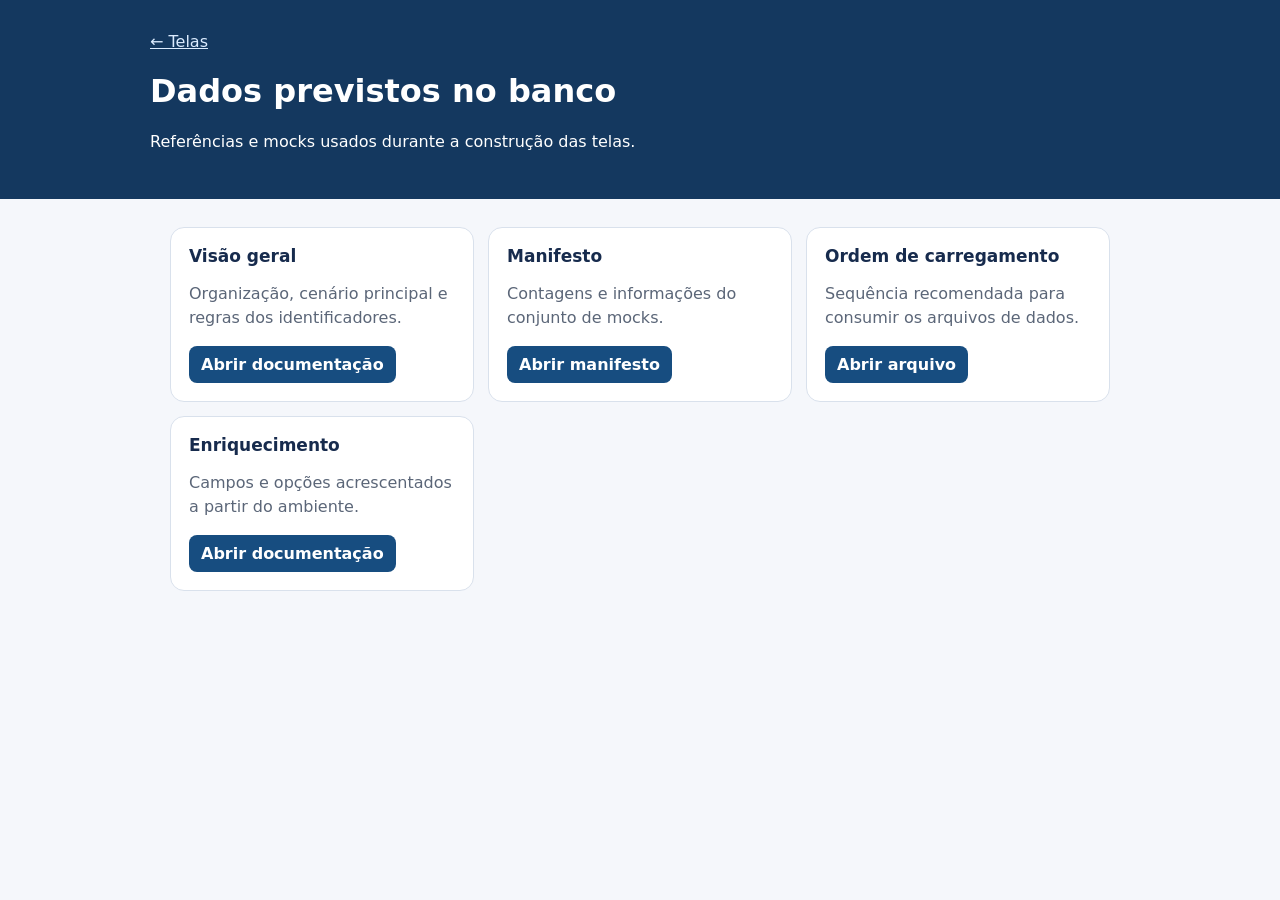
<file: aplicacoes/advogadoja-mock-services/mock-data/reference-planned-data/index.html>
<!doctype html>
<html lang="pt-BR">
<head>
  <meta charset="utf-8">
  <meta name="viewport" content="width=device-width,initial-scale=1">
  <title>Dados previstos no banco · AdvogadoJá+</title>
  <style>
    :root{font-family:Inter,system-ui,sans-serif;color:#172b4d;background:#f5f7fb}*{box-sizing:border-box}body{margin:0}header{background:#14385f;color:#fff;padding:32px max(20px,calc((100vw - 980px)/2))}header a{color:#dcecff}main{max-width:980px;margin:auto;padding:28px 20px}.grid{display:grid;grid-template-columns:repeat(auto-fit,minmax(230px,1fr));gap:14px}.card{background:#fff;border:1px solid #d9e1ec;border-radius:14px;padding:18px}.card h2{font-size:17px;margin:0 0 8px}.card p{color:#5b6678;line-height:1.5}.card a{display:inline-block;padding:9px 12px;border-radius:8px;background:#174d80;color:#fff;text-decoration:none;font-weight:700}
  </style>
</head>
<body>
  <header><a href="../">← Telas</a><h1>Dados previstos no banco</h1><p>Referências e mocks usados durante a construção das telas.</p></header>
  <main><div class="grid">
    <article class="card"><h2>Visão geral</h2><p>Organização, cenário principal e regras dos identificadores.</p><a href="README.md">Abrir documentação</a></article>
    <article class="card"><h2>Manifesto</h2><p>Contagens e informações do conjunto de mocks.</p><a href="manifest.json">Abrir manifesto</a></article>
    <article class="card"><h2>Ordem de carregamento</h2><p>Sequência recomendada para consumir os arquivos de dados.</p><a href="load-order.js">Abrir arquivo</a></article>
    <article class="card"><h2>Enriquecimento</h2><p>Campos e opções acrescentados a partir do ambiente.</p><a href="ENRIQUECIMENTO_AMBIENTE.md">Abrir documentação</a></article>
  </div></main>
</body>
</html>
</file>
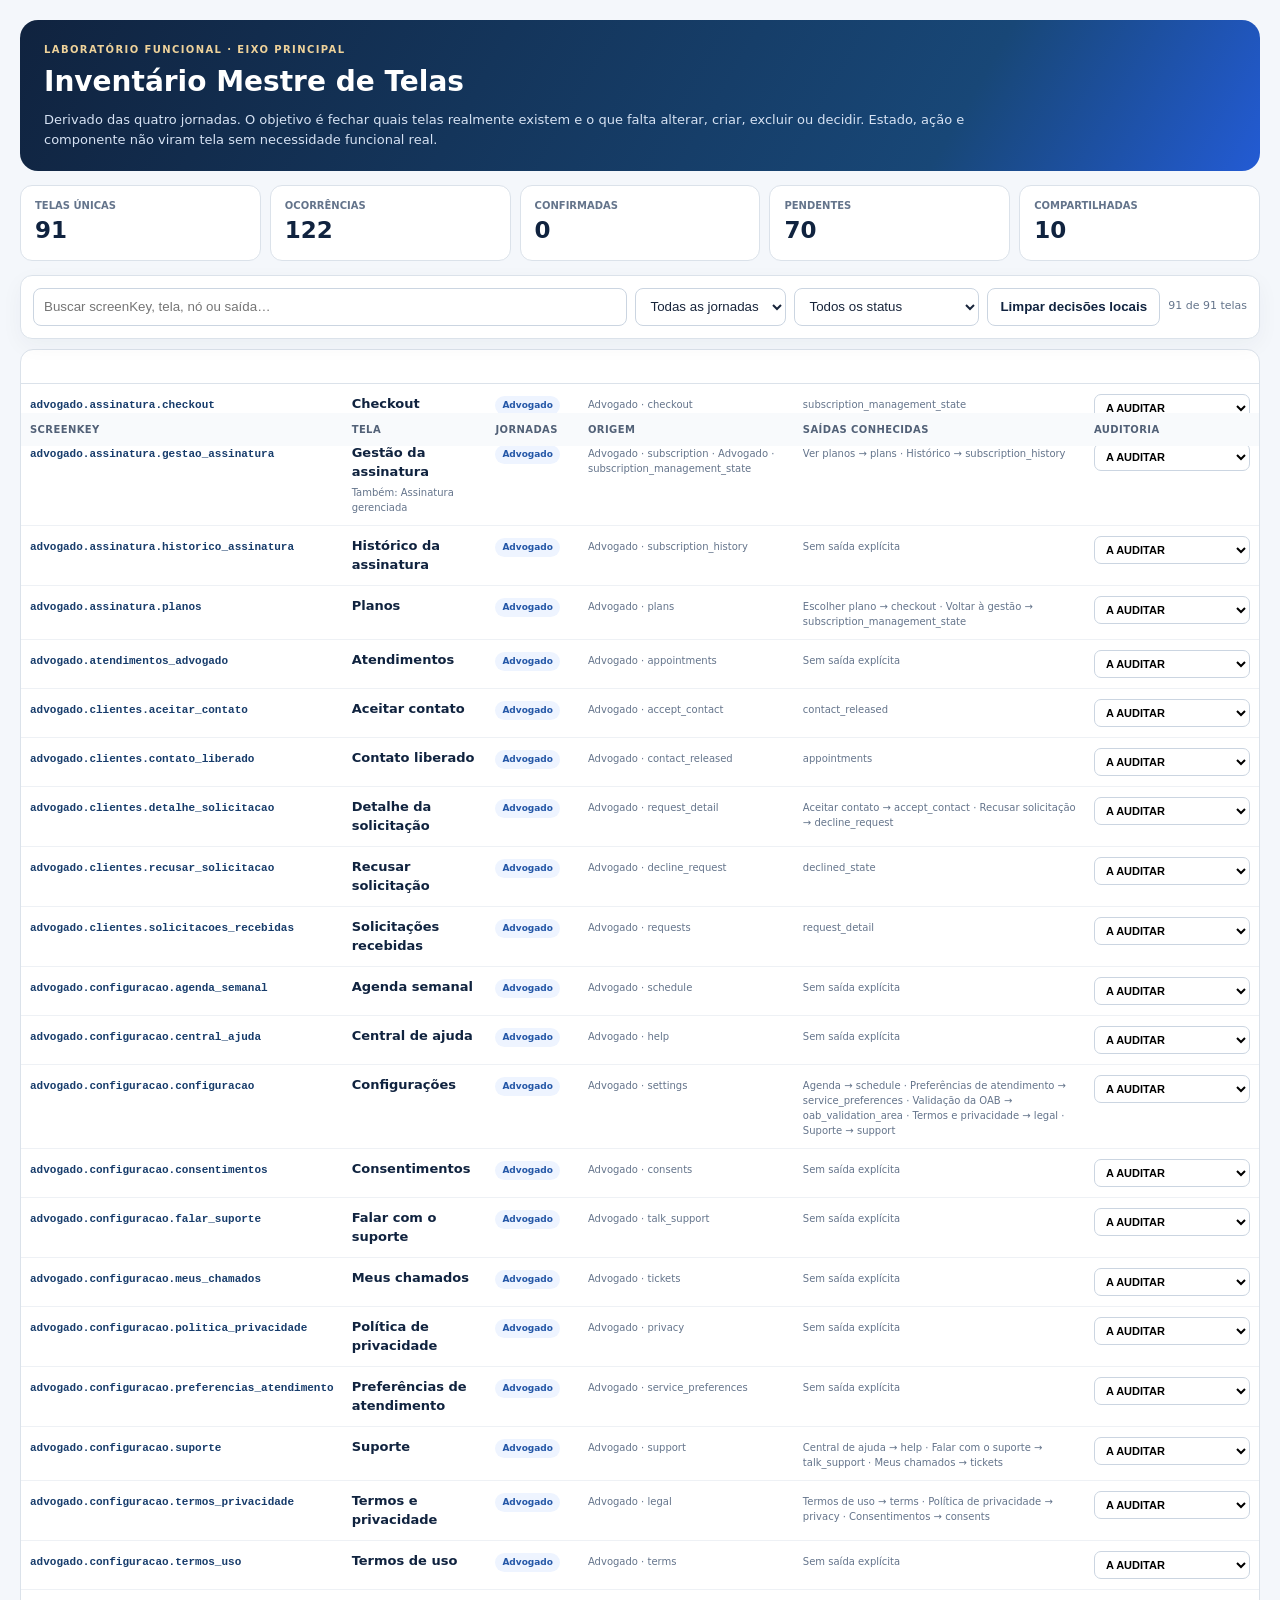
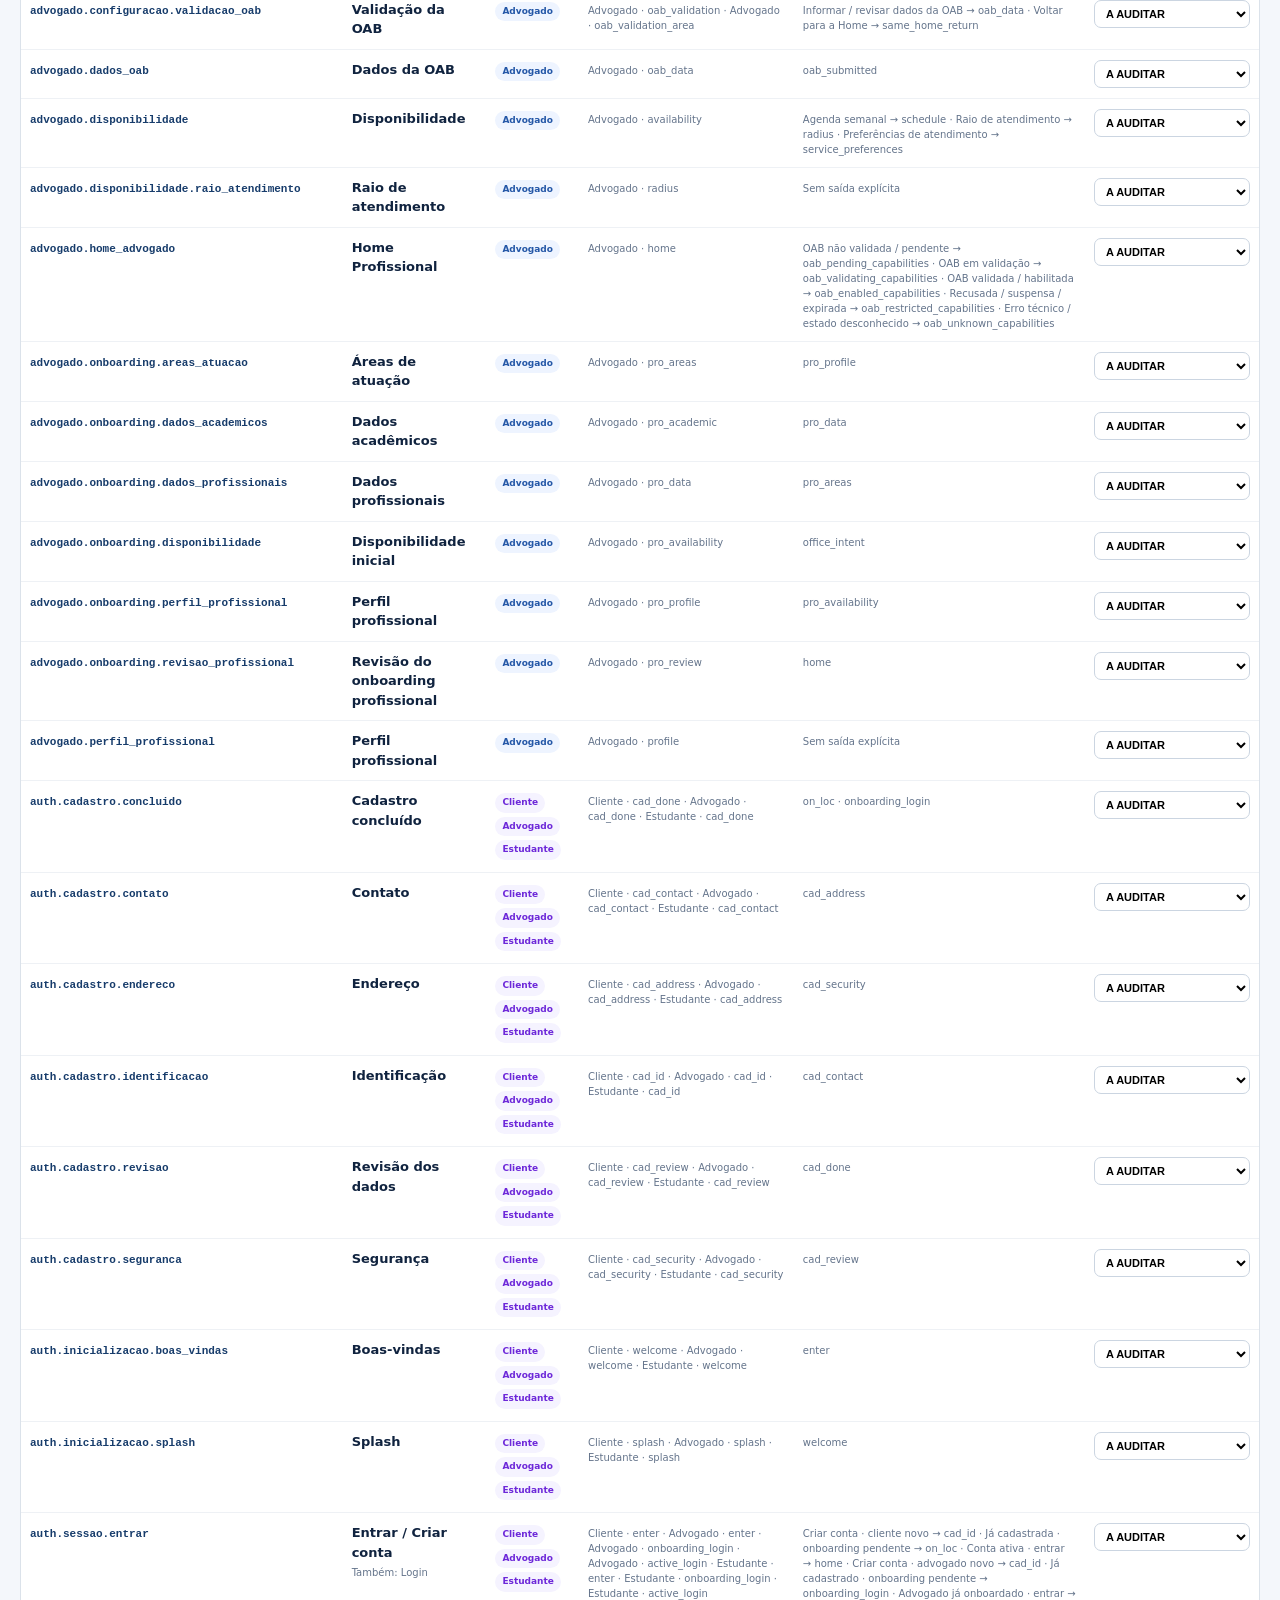
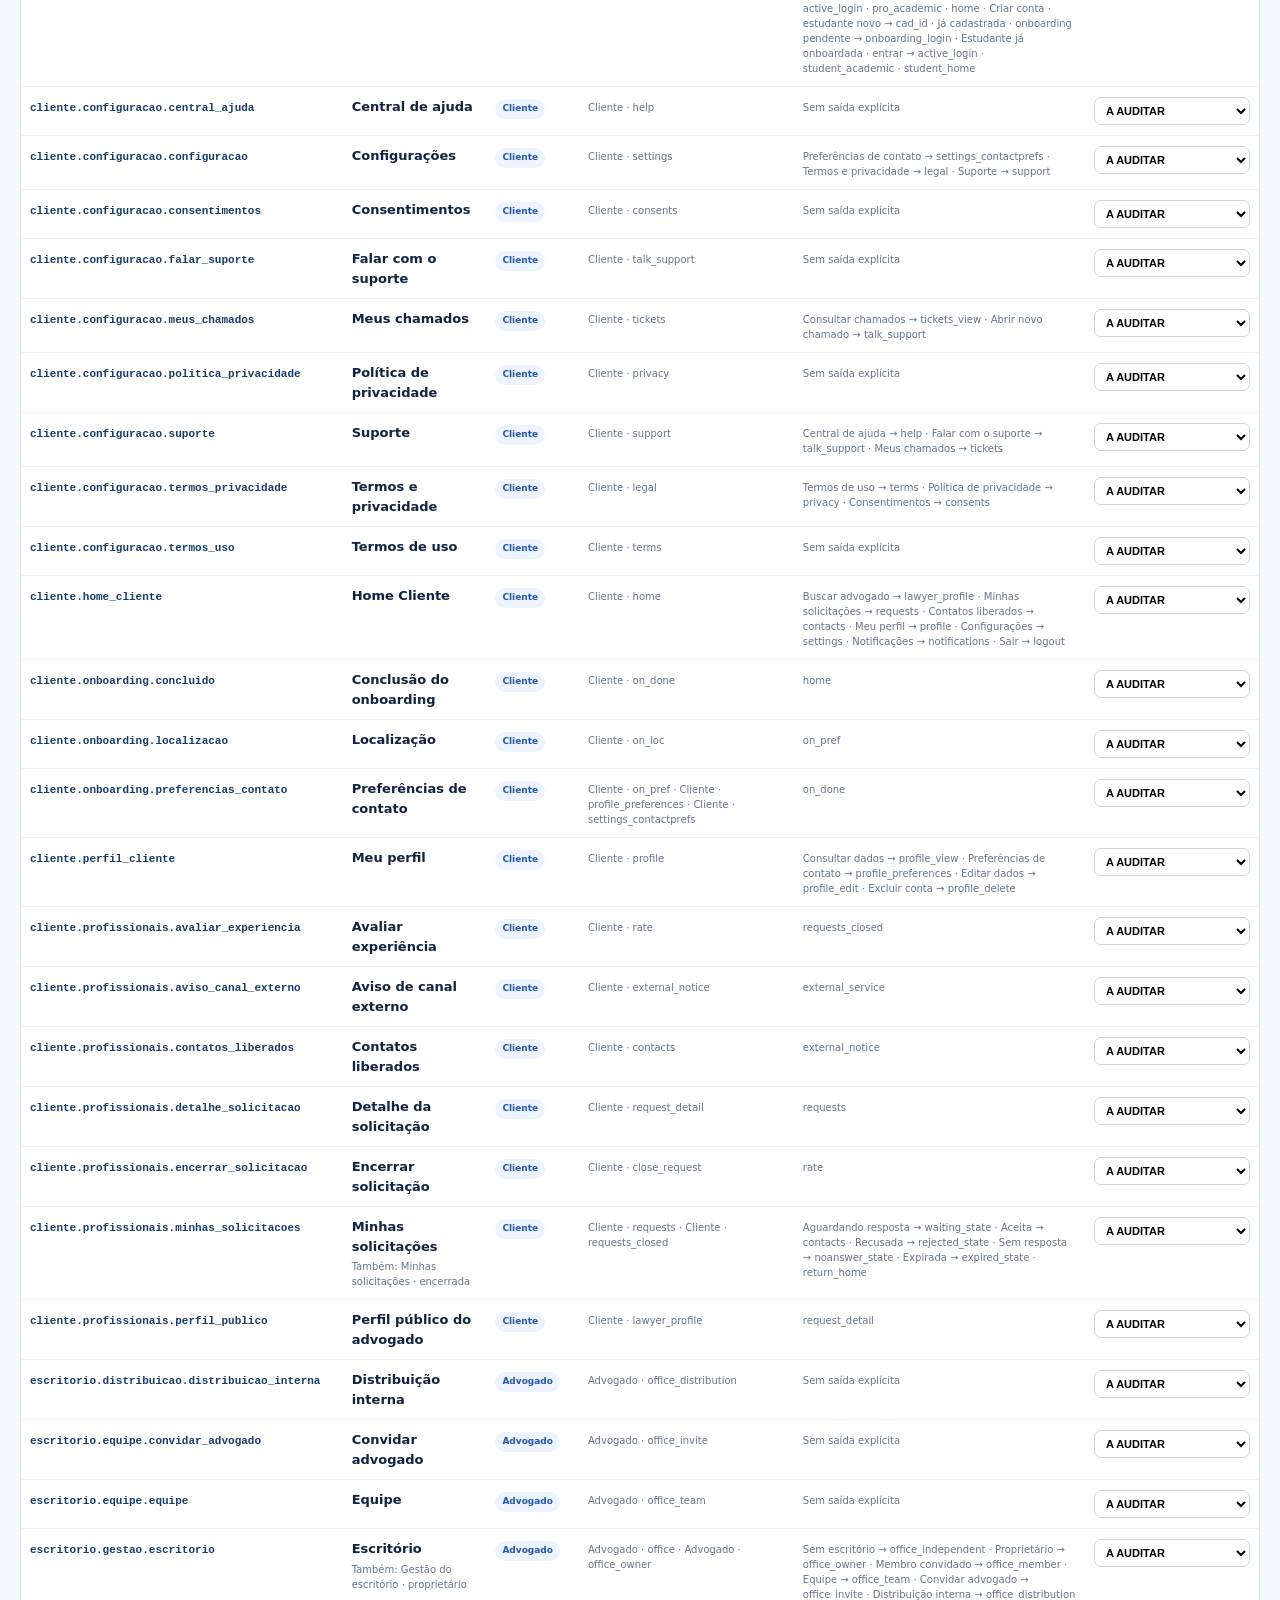
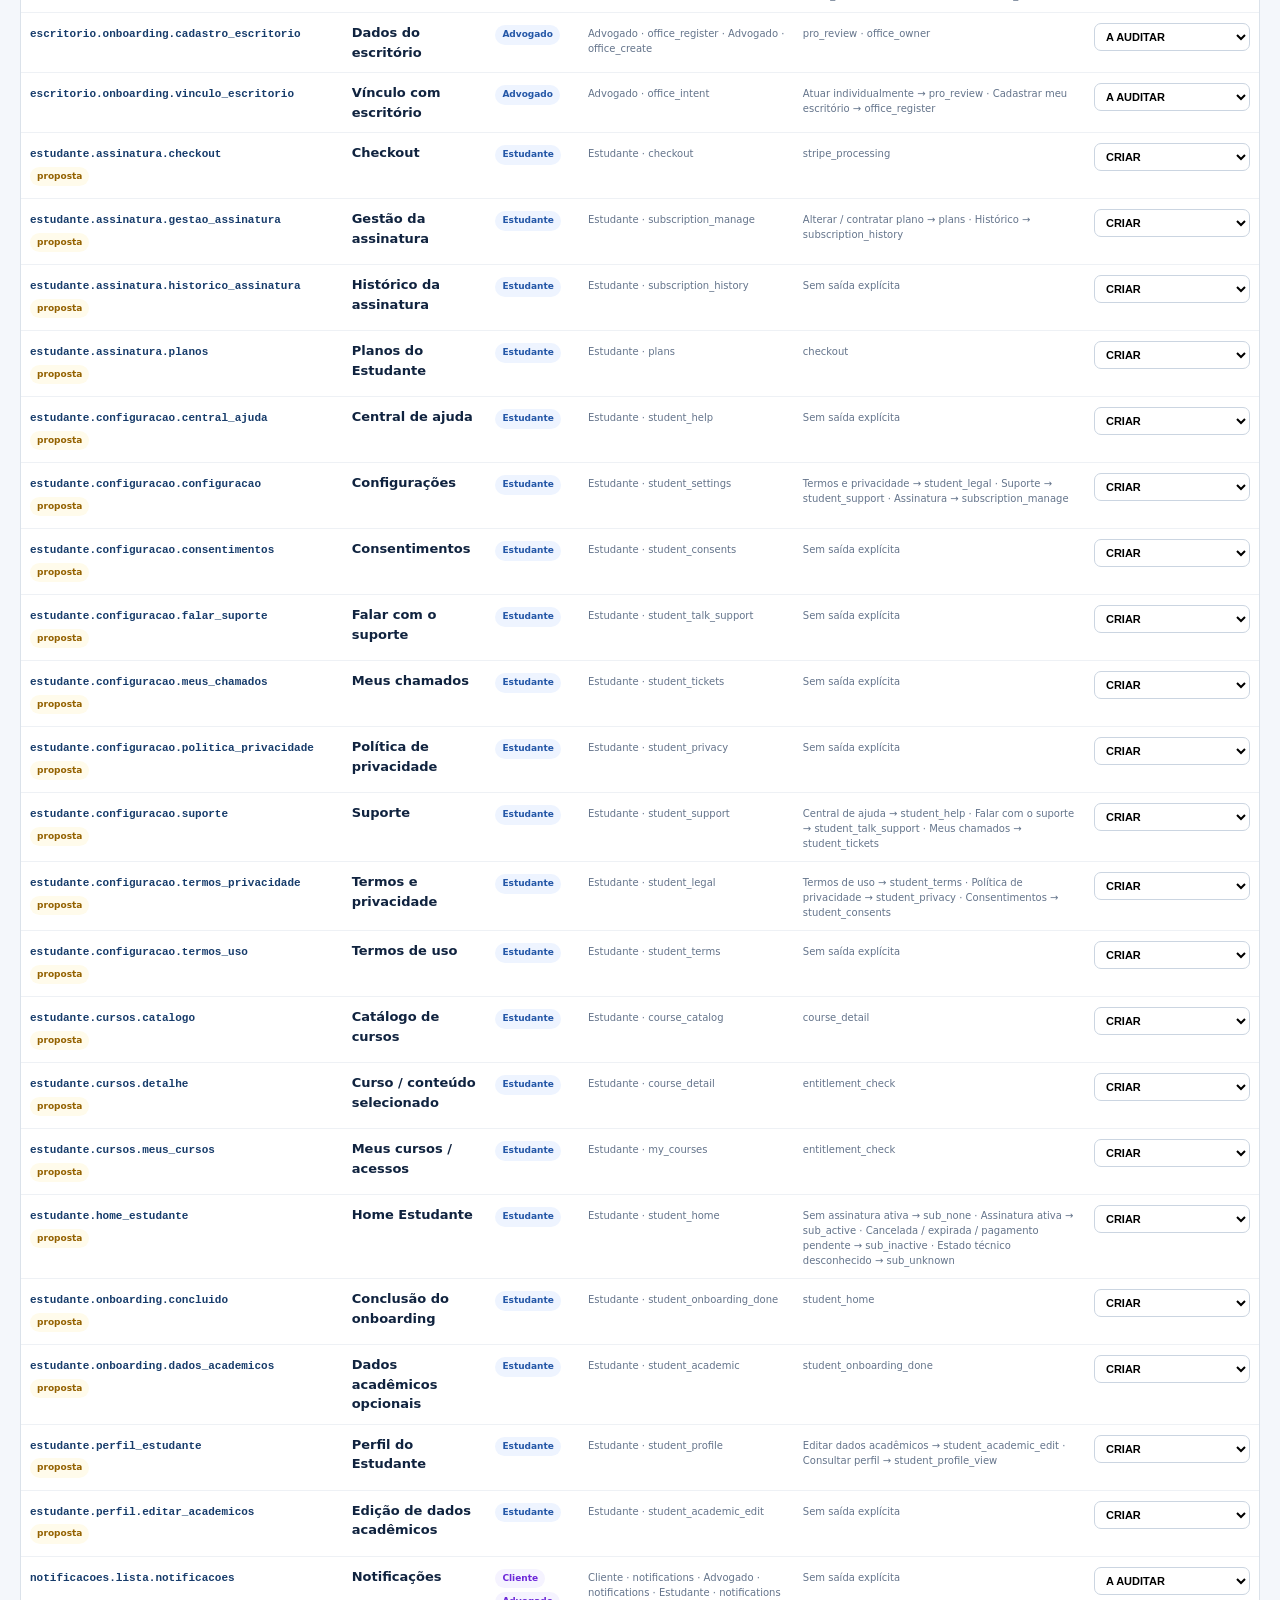
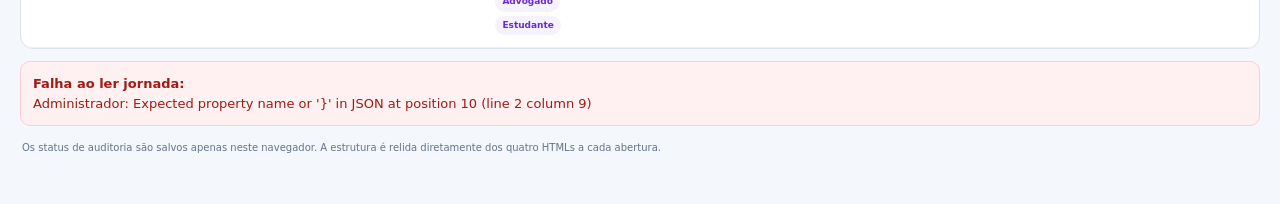
<file: inventario.html>
<!doctype html>
<html lang="pt-BR">
<head>
<meta charset="utf-8">
<meta name="viewport" content="width=device-width,initial-scale=1">
<title>Advogado Já · Inventário Mestre</title>
<style>
:root{--navy:#10233f;--blue:#2563eb;--bg:#f4f7fb;--ink:#18253b;--muted:#64748b;--line:#dbe2ea;--green:#087f5b;--amber:#946200;--red:#b42318;--violet:#6d28d9}
*{box-sizing:border-box}body{margin:0;background:var(--bg);color:var(--ink);font:13px/1.5 Inter,system-ui,-apple-system,"Segoe UI",sans-serif}
main{max-width:1500px;margin:auto;padding:20px}.hero{padding:22px 24px;border-radius:18px;background:linear-gradient(120deg,#10233f,#184777 75%,#235bd4);color:#fff}
.eyebrow{font-size:10px;font-weight:900;letter-spacing:.14em;text-transform:uppercase;color:#eed29a}.hero h1{margin:4px 0 7px;font-size:28px}.hero p{margin:0;max-width:980px;color:#d6e2f3}
.stats{display:grid;grid-template-columns:repeat(5,minmax(0,1fr));gap:9px;margin:14px 0}.stat{padding:12px 14px;border:1px solid var(--line);border-radius:12px;background:#fff}.stat span{display:block;color:var(--muted);font-size:10px;font-weight:800;text-transform:uppercase}.stat strong{display:block;font-size:23px;color:var(--navy)}
.toolbar{display:flex;gap:8px;align-items:center;flex-wrap:wrap;padding:12px;border:1px solid var(--line);border-radius:12px;background:#fff;margin-bottom:10px;position:sticky;top:0;z-index:5;box-shadow:0 7px 22px #10233f0b}
.toolbar input,.toolbar select{height:38px;border:1px solid #cbd5e1;border-radius:8px;background:#fff;padding:0 10px;color:var(--ink)}.toolbar input{flex:1;min-width:240px}.toolbar button{height:38px;border:1px solid #cbd5e1;border-radius:8px;background:#fff;padding:0 12px;color:var(--navy);font-weight:800;cursor:pointer}.meta{margin-left:auto;color:var(--muted);font-size:11px}
.wrap{overflow:auto;border:1px solid var(--line);border-radius:13px;background:#fff}table{width:100%;border-collapse:collapse;min-width:1160px}th{background:#f8fafc;color:#526177;font-size:10px;text-transform:uppercase;letter-spacing:.04em;text-align:left;padding:9px;border-bottom:1px solid var(--line);position:sticky;top:63px;z-index:3}td{padding:10px 9px;border-bottom:1px solid #eef1f5;vertical-align:top}tr:hover td{background:#fbfdff}
.key{font:800 11px ui-monospace,SFMono-Regular,Consolas,monospace;color:#173c6b}.title{font-weight:800;color:var(--navy)}.sub{display:block;margin-top:3px;color:var(--muted);font-size:10px}.pill{display:inline-block;padding:3px 7px;border-radius:99px;background:#eef4ff;color:#2457a7;font-size:9px;font-weight:850;margin:1px 3px 2px 0}.pill.shared{background:#f5f3ff;color:var(--violet)}.pill.new{background:#fffbeb;color:var(--amber)}
.audit{min-width:155px;border:1px solid #cbd5e1;border-radius:7px;padding:6px 7px;background:#fff;font-size:11px;font-weight:750}.error{margin-top:12px;padding:12px;border:1px solid #fecdd3;border-radius:10px;background:#fff1f2;color:#9f1b14}.foot{padding:14px 2px;color:var(--muted);font-size:10px}
@media(max-width:850px){main{padding:10px}.stats{grid-template-columns:repeat(2,1fr)}.meta{width:100%;margin-left:0}.hero h1{font-size:23px}}
</style>
</head>
<body><main>
<header class="hero"><div class="eyebrow">Laboratório funcional · eixo principal</div><h1>Inventário Mestre de Telas</h1><p>Derivado das quatro jornadas. O objetivo é fechar quais telas realmente existem e o que falta alterar, criar, excluir ou decidir. Estado, ação e componente não viram tela sem necessidade funcional real.</p></header>
<section class="stats">
<div class="stat"><span>Telas únicas</span><strong id="uniqueCount">—</strong></div>
<div class="stat"><span>Ocorrências</span><strong id="occurrenceCount">—</strong></div>
<div class="stat"><span>Confirmadas</span><strong id="confirmedCount">—</strong></div>
<div class="stat"><span>Pendentes</span><strong id="pendingCount">—</strong></div>
<div class="stat"><span>Compartilhadas</span><strong id="sharedCount">—</strong></div>
</section>
<div class="toolbar">
<input id="search" type="search" placeholder="Buscar screenKey, tela, nó ou saída…">
<select id="persona"><option value="">Todas as jornadas</option><option value="cliente">Cliente</option><option value="advogado">Advogado</option><option value="estudante">Estudante</option><option value="administrador">Administrador</option></select>
<select id="statusFilter"><option value="">Todos os status</option><option>A AUDITAR</option><option>CONFIRMADA</option><option>ALTERAR</option><option>CRIAR</option><option>EXCLUIR</option><option>POSSÍVEL DUPLICATA</option><option>PENDENTE</option></select>
<button id="resetBtn">Limpar decisões locais</button><span class="meta" id="resultMeta">Carregando jornadas…</span>
</div>
<div class="wrap"><table><thead><tr><th>screenKey</th><th>Tela</th><th>Jornadas</th><th>Origem</th><th>Saídas conhecidas</th><th>Auditoria</th></tr></thead><tbody id="rows"></tbody></table></div>
<div id="errors"></div><div class="foot">Os status de auditoria são salvos apenas neste navegador. A estrutura é relida diretamente dos quatro HTMLs a cada abertura.</div>
</main>
<script>
const SOURCES=[
{id:"cliente",label:"Cliente",url:"jornadas/cliente_maria.html"},
{id:"advogado",label:"Advogado",url:"jornadas/advogado_joao.html"},
{id:"estudante",label:"Estudante",url:"jornadas/estudante_ana.html"},
{id:"administrador",label:"Administrador",url:"jornadas/administrador.html"}];
const STORAGE="advogadoja.lab.inventory.audit.v1";
const STATUSES=["A AUDITAR","CONFIRMADA","ALTERAR","CRIAR","EXCLUIR","POSSÍVEL DUPLICATA","PENDENTE"];
let items=[],saved=loadSaved();

function loadSaved(){try{return JSON.parse(localStorage.getItem(STORAGE)||"{}")}catch{return {}}}
function save(){localStorage.setItem(STORAGE,JSON.stringify(saved))}
function e(v){return String(v??"").replace(/[&<>"]/g,c=>({"&":"&amp;","<":"&lt;",">":"&gt;",'"':"&quot;"}[c]))}
function readObject(source,marker){
  const p=source.indexOf(marker); if(p<0) throw new Error("FLOW_NODES não encontrado");
  const start=source.indexOf("{",p+marker.length); if(start<0) throw new Error("FLOW_NODES inválido");
  let depth=0,quote="",escape=false;
  for(let i=start;i<source.length;i++){const ch=source[i];
    if(quote){if(escape)escape=false;else if(ch==="\\")escape=true;else if(ch===quote)quote="";continue}
    if(ch==='"'||ch==="'"){quote=ch;continue}
    if(ch==="{")depth++; else if(ch==="}"){depth--;if(depth===0)return source.slice(start,i+1)}
  } throw new Error("FLOW_NODES incompleto");
}
function outs(n){const a=[];if(n.next)a.push(n.next);if(Array.isArray(n.routes))n.routes.forEach(r=>a.push((r.label?r.label+" → ":"")+(r.next||"")));return a.filter(Boolean)}
async function load(){
 const occurrences=[],fail=[];
 for(const s of SOURCES){try{
   const r=await fetch(s.url,{cache:"no-store"});if(!r.ok)throw new Error("HTTP "+r.status);
   const html=await r.text();const flow=JSON.parse(readObject(html,"const FLOW_NODES"));
   Object.entries(flow).forEach(([nodeId,n])=>{if(!n.screen)return;occurrences.push({screen:n.screen,title:n.title||n.screen,persona:s.id,label:s.label,nodeId,outputs:outs(n),isNew:!!(n.newScreen||n.proposal),pending:!!n.pending})});
 }catch(err){fail.push(s.label+": "+err.message)}}
 const map=new Map();
 for(const o of occurrences){if(!map.has(o.screen))map.set(o.screen,{screen:o.screen,titles:new Set(),personas:new Set(),origins:[],outputs:new Set(),isNew:false,pending:false});const x=map.get(o.screen);x.titles.add(o.title);x.personas.add(o.persona);x.origins.push(o);o.outputs.forEach(v=>x.outputs.add(v));x.isNew ||= o.isNew;x.pending ||= o.pending}
 items=[...map.values()].sort((a,b)=>a.screen.localeCompare(b.screen,"pt-BR"));
 uniqueCount.textContent=items.length;occurrenceCount.textContent=occurrences.length;
 if(fail.length)errors.innerHTML='<div class="error"><b>Falha ao ler jornada:</b><br>'+fail.map(e).join("<br>")+"</div>";
 render();
}
function statusOf(x){return saved[x.screen]||(x.pending?"PENDENTE":x.isNew?"CRIAR":"A AUDITAR")}
function render(){
 const q=search.value.trim().toLowerCase(),p=persona.value,sf=statusFilter.value;
 const filtered=items.filter(x=>{const s=statusOf(x),blob=[x.screen,...x.titles,...x.origins.map(o=>o.nodeId),...x.outputs].join(" ").toLowerCase();return(!q||blob.includes(q))&&(!p||x.personas.has(p))&&(!sf||s===sf)});
 rows.innerHTML=filtered.map(x=>{
   const status=statusOf(x),titles=[...x.titles],shared=x.personas.size>1;
   const labels=[...x.personas].map(id=>SOURCES.find(s=>s.id===id)?.label||id);
   const origins=x.origins.map(o=>o.label+" · "+o.nodeId).join(" · ");
   const outputs=[...x.outputs].join(" · ")||"Sem saída explícita";
   return '<tr><td><span class="key">'+e(x.screen)+'</span>'+(x.isNew?'<span class="sub"><span class="pill new">proposta</span></span>':'')+'</td><td><span class="title">'+e(titles[0])+'</span>'+(titles.length>1?'<span class="sub">Também: '+e(titles.slice(1).join(" · "))+'</span>':'')+'</td><td>'+labels.map(l=>'<span class="pill '+(shared?'shared':'')+'">'+e(l)+'</span>').join("")+'</td><td><span class="sub">'+e(origins)+'</span></td><td><span class="sub">'+e(outputs)+'</span></td><td><select class="audit" data-key="'+e(x.screen)+'">'+STATUSES.map(s=>'<option'+(s===status?' selected':'')+'>'+s+'</option>').join("")+'</select></td></tr>';
 }).join("")||'<tr><td colspan="6" style="padding:45px;text-align:center;color:#64748b">Nenhuma tela corresponde aos filtros.</td></tr>';
 document.querySelectorAll(".audit").forEach(el=>el.onchange=()=>{saved[el.dataset.key]=el.value;save();render()});
 const all=items.map(statusOf);confirmedCount.textContent=all.filter(s=>s==="CONFIRMADA").length;pendingCount.textContent=all.filter(s=>s==="A AUDITAR"||s==="PENDENTE").length;sharedCount.textContent=items.filter(x=>x.personas.size>1).length;resultMeta.textContent=filtered.length+" de "+items.length+" telas";
}
search.oninput=render;persona.onchange=render;statusFilter.onchange=render;resetBtn.onclick=()=>{if(confirm("Limpar somente os status de auditoria deste navegador?")){saved={};localStorage.removeItem(STORAGE);render()}};
load();
</script></body></html>
</file>
<file: orquestracao/estilos.css>
:root{--navy:#10233f;--navy2:#173858;--blue:#2563eb;--bg:#f3f6fa;--paper:#fff;--ink:#1b2d43;--muted:#687b91;--line:#dbe4ee;--green:#087e65;--amber:#a46b09;--red:#b4384d;--purple:#6949bd;--shadow:0 6px 22px #10233f0f;--r:14px;font:14px/1.5 Inter,system-ui,-apple-system,"Segoe UI",Arial,sans-serif}
*{box-sizing:border-box}body{margin:0;background:var(--bg);color:var(--ink)}button,input,textarea,select{font:inherit}button{cursor:pointer}button:disabled{opacity:.45;cursor:not-allowed}input,textarea,select{width:100%;border:1px solid #cbd7e5;border-radius:9px;padding:9px 10px;background:#fff;color:var(--ink)}textarea{resize:vertical}.hidden{display:none!important}.mono{font-family:ui-monospace,SFMono-Regular,Consolas,monospace}
.top{position:sticky;top:0;z-index:40;background:var(--navy);color:#fff;box-shadow:0 4px 16px #10233f22}.topbar{padding:12px clamp(14px,3vw,28px);display:flex;align-items:center;gap:12px}.mark{display:grid;place-items:center;width:40px;height:40px;border-radius:11px;background:linear-gradient(145deg,#9cc5ff,#3b82f6);color:#10233f;font-weight:950}.brand{flex:1}.brand strong{display:block;font-size:14px}.brand small{display:block;color:#c2d3e7;font-size:10px;margin-top:2px}.badge{padding:5px 9px;border-radius:999px;background:#ffffff14;border:1px solid #ffffff28;font-size:10px;font-weight:850}.actions{display:flex;gap:6px;flex-wrap:wrap}.btn{border:1px solid #cbd7e5;background:#fff;color:#35516f;border-radius:9px;padding:8px 11px;font-size:11px;font-weight:820}.btn:hover{background:#edf4fb}.btn.dark{background:#ffffff12;border-color:#ffffff30;color:#fff}.btn.primary{background:var(--navy);border-color:var(--navy);color:#fff}.btn.blue{background:var(--blue);border-color:var(--blue);color:#fff}.btn.good{background:#087e65;border-color:#087e65;color:#fff}.btn.danger{color:#a42d43;border-color:#efc8d0;background:#fff8f9}.btn.tiny{padding:5px 8px;font-size:10px}.subbar{background:#fff;border-bottom:1px solid var(--line);padding:9px clamp(14px,3vw,28px);display:flex;align-items:center;justify-content:space-between;gap:10px;flex-wrap:wrap}.status{display:flex;align-items:center;gap:7px;color:var(--muted);font-size:11px}.dot{width:8px;height:8px;border-radius:50%;background:#63dcab}.dot.dirty{background:#f1c65c}.tabs{display:flex;gap:2px;padding:0 clamp(14px,3vw,28px);background:#fff;border-bottom:1px solid var(--line);overflow:auto}.tab{border:0;background:transparent;color:#61768d;padding:13px 17px;border-bottom:3px solid transparent;font-size:12px;font-weight:850;white-space:nowrap}.tab.active{color:#174989;border-bottom-color:var(--blue);background:#f7faff}.page{max-width:1580px;margin:auto;padding:22px clamp(14px,2.5vw,30px) 44px}.panel{display:none}.panel.active{display:block}.intro{display:flex;align-items:flex-start;justify-content:space-between;gap:16px;margin-bottom:18px}.eyebrow{font-size:10px;letter-spacing:.12em;text-transform:uppercase;color:#4777b2;font-weight:900}.intro h1{font-size:clamp(23px,3vw,31px);line-height:1.15;letter-spacing:-.04em;margin:5px 0 7px}.intro p{margin:0;color:var(--muted);font-size:12px;max-width:900px}.metrics{display:grid;grid-template-columns:repeat(5,minmax(0,1fr));gap:10px;margin-bottom:15px}.metric{background:#fff;border:1px solid var(--line);border-radius:12px;padding:13px 15px}.metric span{display:block;color:var(--muted);font-size:10px}.metric strong{font-size:24px;display:block;color:#17304f}.surface{background:#fff;border:1px solid var(--line);border-radius:var(--r);box-shadow:var(--shadow);padding:16px}.surface h2{font-size:16px;margin:0 0 4px}.surface h3{font-size:13px;margin:0}.muted{color:var(--muted);font-size:11px}.note{font-size:10px;color:#7b5a11;background:#fff8e9;border:1px solid #f1dfb8;border-radius:9px;padding:9px 11px}.info{font-size:10px;color:#3f6286;background:#f2f7fd;border:1px solid #d6e5f5;border-radius:9px;padding:9px 11px}.grid{display:grid;gap:14px}.grid.two{grid-template-columns:1.35fr .65fr}.cards{display:grid;gap:12px}.card{background:#fff;border:1px solid var(--line);border-radius:14px;box-shadow:var(--shadow);overflow:hidden}.card.dragging{opacity:.45}.card.drop-before{box-shadow:0 -4px 0 var(--blue),var(--shadow)}.card.drop-after{box-shadow:0 4px 0 var(--blue),var(--shadow)}.card-head{display:grid;grid-template-columns:36px minmax(0,1fr) auto;gap:11px;align-items:start;padding:14px 15px}.drag{border:0;background:#eef3f8;border-radius:9px;color:#73869a;font-size:17px;width:36px;height:36px;cursor:grab}.drag:active{cursor:grabbing}.card-title strong{display:block;font-size:14px}.card-title small{display:block;color:var(--muted);font-size:10px;margin-top:3px}.card-actions{display:flex;gap:5px;flex-wrap:wrap;justify-content:flex-end}.chips{display:flex;gap:5px;flex-wrap:wrap;margin-top:7px}.pill{padding:3px 7px;border-radius:999px;font-size:9px;font-weight:820;background:#eef4fb;color:#4b6f92}.pill.green{background:#e9f8f1;color:#08785a}.pill.warn{background:#fff5df;color:#96620d}.pill.red{background:#fff0f2;color:#a63648}.pill.purple{background:#f1edff;color:#6444ad}.card-body{border-top:1px solid #eef2f6;padding:14px 15px}.summary-grid{display:grid;grid-template-columns:repeat(4,minmax(0,1fr));gap:9px}.summary-box{border:1px solid #e4eaf1;border-radius:10px;padding:10px;background:#fbfdff;min-width:0}.summary-box b{font-size:10px;display:block;margin-bottom:4px}.summary-box span{font-size:10px;color:var(--muted);white-space:pre-wrap;overflow-wrap:anywhere}.empty{padding:18px;text-align:center;border:1px dashed #cfdae6;border-radius:11px;color:#7c8fa2;font-size:11px;background:#fbfdff}.exec-card .card-head{grid-template-columns:36px minmax(0,1fr) auto}.exec-body{border-top:1px solid #eef2f6;padding:14px 15px}.exec-meta{display:grid;grid-template-columns:repeat(4,minmax(0,1fr));gap:8px;margin-bottom:12px}.exec-meta>div{border:1px solid #e4eaf1;border-radius:10px;padding:9px;background:#fbfdff}.exec-meta b{display:block;font-size:9px;color:#677b90}.exec-meta span{font-size:11px;font-weight:750}.task-list{display:grid;gap:9px}.task{border:1px solid #dfe7f0;border-radius:11px;background:#fff;overflow:hidden}.task.done{border-color:#bfe1d4;background:#f6fcf9}.task.blocked{border-color:#ecc9cf;background:#fff8f9}.task-top{display:grid;grid-template-columns:28px minmax(0,1fr) 145px;gap:9px;align-items:center;padding:10px 11px}.task-num{width:28px;height:28px;border-radius:8px;background:#edf3fa;display:grid;place-items:center;font-size:9px;font-weight:900;color:#537392}.task-title b{display:block;font-size:11px}.task-title small{display:block;color:var(--muted);font-size:9px;margin-top:2px}.task-detail{border-top:1px solid #eef2f6;padding:10px 11px;display:grid;gap:9px}.detail-grid{display:grid;grid-template-columns:1fr 1fr;gap:9px}.detail{border:1px solid #e6ebf1;border-radius:9px;padding:9px;background:#fbfdff}.detail b{display:block;font-size:9px;color:#60758a;margin-bottom:4px;text-transform:uppercase;letter-spacing:.05em}.detail div{white-space:pre-wrap;font-size:10px;overflow-wrap:anywhere}.task-result{display:grid;grid-template-columns:1fr 1fr;gap:9px}.task-result textarea{font-size:10px;min-height:70px}.rule-group{margin-bottom:14px}.rule{display:grid;grid-template-columns:26px minmax(0,1fr) 34px;gap:9px;align-items:start;padding:9px 0;border-top:1px solid #edf1f6}.rule textarea{min-height:54px;font-size:11px}.rule input{width:16px;height:16px;margin-top:8px}.icon-btn{border:0;background:transparent;color:#8b9bad;font-size:18px}.protocol{border:1px solid var(--line);border-radius:12px;padding:13px;background:#fff;margin-bottom:10px}.protocol h3{font-size:13px;margin:0}.protocol p{font-size:10px;color:var(--muted);margin:4px 0 10px}.proto-step{display:flex;gap:7px;font-size:10px;color:#526a82;margin:5px 0}.proto-step::before{content:'→';color:#6a8eb2}.footer-note{margin-top:18px;color:#8392a3;font-size:10px}.modal-back{position:fixed;inset:0;background:#10233faa;display:none;align-items:center;justify-content:center;padding:18px;z-index:80}.modal-back.open{display:flex}.modal{width:min(1100px,100%);max-height:93vh;background:#fff;border-radius:16px;overflow:hidden;display:flex;flex-direction:column;box-shadow:0 30px 100px #0004}.modal.sm{width:min(760px,100%)}.modal-head{display:flex;align-items:center;gap:10px;padding:14px 17px;border-bottom:1px solid var(--line)}.modal-head h2{margin:0;font-size:16px;flex:1}.modal-body{padding:15px 17px;overflow:auto}.modal-foot{display:flex;justify-content:flex-end;gap:7px;padding:12px 17px;border-top:1px solid var(--line);background:#f8fafc}.form-grid{display:grid;grid-template-columns:1fr 1fr;gap:10px}.label{display:grid;gap:5px;font-size:10px;color:#536b82;font-weight:750}.full{grid-column:1/-1}.fieldset{border:1px solid #dfe7ef;border-radius:12px;padding:12px;margin-top:12px}.fieldset legend{padding:0 6px;font-size:10px;font-weight:900;color:#55718e}.list-editor{display:grid;gap:7px}.list-row{display:grid;grid-template-columns:minmax(0,1fr) 34px;gap:7px;align-items:start}.list-row textarea{min-height:56px;font-size:10px}.list-row input{font-size:10px}.task-editor{border:1px solid #dfe7ef;border-radius:12px;padding:12px;margin:9px 0;background:#fbfdff}.task-editor-head{display:flex;align-items:center;gap:7px;margin-bottom:8px}.task-editor-head strong{font-size:11px;flex:1}.task-editor-grid{display:grid;grid-template-columns:1fr 1fr;gap:8px}.task-editor textarea{min-height:60px;font-size:10px}.task-editor input,.task-editor select{font-size:10px}.json-editor{width:100%;min-height:65vh;font:11px/1.55 ui-monospace,SFMono-Regular,Consolas,monospace;background:#0f172a;color:#d8e4f3;border:0;padding:14px;border-radius:10px}.history{display:grid;gap:8px}.history-item{border:1px solid #e1e8f0;border-radius:9px;padding:9px;background:#fbfdff}.history-item b{display:block;font-size:10px}.history-item span{font-size:9px;color:var(--muted)}
@media(max-width:1100px){.metrics{grid-template-columns:repeat(3,1fr)}.grid.two{grid-template-columns:1fr}.summary-grid,.exec-meta{grid-template-columns:repeat(2,1fr)}}
@media(max-width:700px){.topbar{align-items:flex-start}.badge{display:none}.intro{display:block}.intro>.actions{margin-top:10px}.metrics{grid-template-columns:1fr 1fr}.card-head,.exec-card .card-head{grid-template-columns:34px minmax(0,1fr)}.card-actions{grid-column:2;justify-content:flex-start}.summary-grid,.exec-meta,.detail-grid,.task-result,.form-grid,.task-editor-grid{grid-template-columns:1fr}.full{grid-column:auto}.task-top{grid-template-columns:28px 1fr}.task-top select{grid-column:2}.actions{justify-content:flex-start}}


/* ORQUESTRACAO V2 BLOCOS */
.block-v2{background:#fff;border:1px solid var(--line);border-radius:16px;box-shadow:var(--shadow);overflow:hidden;margin-bottom:14px}
.block-v2-head{display:flex;gap:10px;align-items:flex-start;padding:15px 16px;background:#f8fbfe;border-bottom:1px solid var(--line)}
.block-pos,.phase-pos{flex:0 0 auto;display:grid;place-items:center;border-radius:9px;font-weight:900}
.block-pos{min-width:44px;height:36px;background:#e8f1ff;color:#1f5ba7;font-size:11px}
.phase-pos{width:36px;height:30px;background:#f0f4f8;color:#55708d;font-size:9px}
.block-v2-title{flex:1;min-width:0}
.block-v2-title strong{display:block;font-size:15px}
.block-v2-title small{display:block;color:var(--muted);font-size:10px;margin-top:3px}
.block-v2-actions{display:flex;gap:5px;flex-wrap:wrap;justify-content:flex-end}
.block-v2-body{padding:12px 14px 15px}
.block-v2-body>.card{margin-bottom:9px;border-color:#dce5ef}
.add-phase-v2{margin-top:3px}
.exec-block-v2 .block-v2-body>.card{margin-bottom:10px}
@media(max-width:760px){.block-v2-head{flex-wrap:wrap}.block-v2-actions{width:100%;justify-content:flex-start}}
</file>
<file: planejamento/estilos.css>
/* ============================================================
  ADVOGADO JÁ | PLANEJAMENTO V1
  01 BASE/TOKENS | 02 BARRAS | 03 DASHBOARD | 04 ROTEIRO
  05 REGISTROS | 06 MODAIS | 07 RESPONSIVIDADE
  Cores alinhadas à identidade do laboratório, sem CDN.
============================================================= */
:root{--navy:#10233f;--navy-light:#193b60;--accent:#2563eb;--accent-soft:#edf4ff;--ink:#1c2b40;--muted:#62758a;--paper:#fff;--bg:#f3f6fa;--line:#dce4ee;--green:#087e65;--amber:#a46b09;--red:#ba394c;--shadow:0 5px 20px #122f4c0a;--radius:14px;font:14px/1.5 Inter,system-ui,-apple-system,'Segoe UI',Arial,sans-serif}
*{box-sizing:border-box}body{margin:0;background:var(--bg);color:var(--ink)}button,input,textarea,select{font:inherit}button{cursor:pointer}button:disabled{opacity:.45;cursor:not-allowed}input,select,textarea{min-width:0;max-width:100%;border:1px solid #cbd7e5;border-radius:9px;padding:10px 11px;background:#fff;color:var(--ink);outline:none}input:focus-visible,textarea:focus-visible,select:focus-visible,button:focus-visible{outline:3px solid #98bbfa;outline-offset:2px}textarea{resize:vertical}h1,h2,h3,p{margin-top:0}h1{font-size:clamp(24px,3vw,31px);line-height:1.17;letter-spacing:-.045em;margin-bottom:10px}h2{font-size:17px;letter-spacing:-.02em;margin-bottom:5px}h3{font-size:14px;margin-bottom:4px}p{line-height:1.65}code{font-size:12px;background:#eef3f9;border-radius:4px;padding:2px 5px;word-break:break-word}.hidden{display:none!important}.sr-only{position:absolute;width:1px;height:1px;padding:0;margin:-1px;overflow:hidden;clip:rect(0,0,0,0);white-space:nowrap;border:0}
/* 02 | CABEÇALHOS, AÇÕES, ABAS */
.topbar{background:var(--navy);color:#fff;padding:13px clamp(14px,3vw,27px);display:flex;gap:12px;align-items:center}.brand-icon{display:grid;place-items:center;flex:0 0 39px;height:39px;border-radius:10px;background:linear-gradient(145deg,#96bcfa,#3f81dc);color:#112d4f;font-weight:950;letter-spacing:-.06em}.brand{flex:1}.brand strong{display:block;font-size:14px;line-height:1.25}.brand small{display:block;font-size:10px;color:#b8cce5;margin-top:3px}.top-actions{display:flex;align-items:center;gap:10px}.file-status{display:flex;align-items:center;gap:7px;font-size:11px;color:#d1deed;white-space:nowrap}.status-dot{height:8px;width:8px;background:#f0c96a;border-radius:100%;display:inline-block}.file-status.ok .status-dot{background:#63dcab}.file-status.warn .status-dot{background:#ffa0a0}.file-status.dirty .status-dot{background:#ffd16a}.data-toolbar{padding:11px clamp(14px,3vw,27px);background:white;border-bottom:1px solid var(--line);display:flex;justify-content:space-between;gap:12px;align-items:center;flex-wrap:wrap}.source-info{display:flex;gap:8px;align-items:center;flex-wrap:wrap;font-size:11px;color:#7b8999}.source-info strong{color:#314a67}.source-dot{height:7px;width:7px;border-radius:50%;background:var(--green)}.toolbar-actions{display:flex;gap:6px;flex-wrap:wrap}.btn{border:1px solid #ccd7e4;background:#fff;color:#395069;padding:8px 12px;border-radius:9px;font-size:11px;font-weight:750;transition:background .12s,border-color .12s}.btn:hover{background:#eef4fc;border-color:#adc7e8}.btn-primary{background:var(--navy);border-color:var(--navy);color:white}.btn-primary:hover{background:var(--navy-light);border-color:var(--navy-light)}.btn-ghost{border-color:#ffffff41;background:#ffffff12;color:#e4efff}.btn-ghost:hover{background:#ffffff27}.page{max-width:1450px;padding:clamp(15px,2.5vw,30px);margin:auto}.banner{border-radius:10px;border:1px solid #ebcb95;background:#fff8e8;padding:12px 15px;margin-bottom:15px;color:#83560a;font-size:12px}.banner.error{border-color:#efc1ca;color:#a32942;background:#fff0f2}.intro{display:flex;justify-content:space-between;gap:15px;align-items:center;margin:3px 0 20px}.intro p{font-size:12px;color:var(--muted);max-width:750px;margin:0}.eyebrow{font-size:10px;font-weight:850;letter-spacing:.12em;text-transform:uppercase;color:#4676b0;margin-bottom:6px}.view-tabs{display:flex;align-items:center;border-bottom:1px solid var(--line);gap:2px;overflow:auto;margin:24px 0 22px}.view-tab{font-weight:770;font-size:12px;padding:12px 15px;border:0;border-bottom:3px solid transparent;background:transparent;color:#65778c;white-space:nowrap}.view-tab:hover{background:#eaf1f9}.view-tab.active{border-bottom-color:var(--accent);color:#174989}.number-pill{background:#e5edf9;border-radius:99px;padding:2px 6px;color:#476b9b;font-size:10px;margin-left:4px}.view{display:none}.view.active{display:block}.footer{display:flex;justify-content:space-between;gap:12px;flex-wrap:wrap;color:#8493a5;font-size:10px;margin-top:27px;padding-top:15px;border-top:1px solid var(--line)}
/* 03 | RESUMO */
.metrics{display:grid;grid-template-columns:repeat(4,minmax(0,1fr));gap:12px}.metric{background:white;border:1px solid var(--line);border-radius:12px;padding:15px 16px;box-shadow:var(--shadow)}.metric span,.metric small{display:block;color:var(--muted);font-size:11px}.metric strong{font-size:28px;line-height:1.3;display:block;letter-spacing:-.045em;color:#172f4e}.metric small{font-size:10px}.section-heading{display:flex;justify-content:space-between;align-items:center;gap:12px;margin-bottom:14px}.section-heading p{font-size:11px;color:var(--muted);margin:0}.section-heading h2{margin-bottom:2px}.journey-grid{display:grid;grid-template-columns:repeat(3,minmax(0,1fr));gap:12px;margin-bottom:20px}.journey-card{background:white;border:1px solid var(--line);border-radius:13px;padding:17px;box-shadow:var(--shadow);border-top:3px solid #73a0cd}.journey-card:nth-child(2){border-top-color:#5488c3}.journey-card:nth-child(3){border-top-color:#b67e4d}.journey-top{display:flex;gap:9px;align-items:center}.journey-num{height:29px;width:29px;display:grid;place-items:center;background:#ecf4fc;border-radius:8px;color:#35699e;font-size:11px;font-weight:850}.journey-card h3{margin:0;font-size:14px}.journey-card p{margin:9px 0 0;color:var(--muted);font-size:11px}.muted-chip{color:#70849a;background:#f1f5fa;border-radius:6px;padding:3px 7px;font-size:9px;font-weight:750;margin-left:auto}.overview-grid{display:grid;grid-template-columns:1fr 1fr;gap:15px}.surface{border:1px solid var(--line);background:white;border-radius:13px;box-shadow:var(--shadow);padding:18px}.link-btn{background:transparent;border:0;color:#225caa;font-size:11px;font-weight:800;white-space:nowrap}.link-btn:hover{text-decoration:underline}.phase-mini-list{display:grid;gap:11px}.mini-phase,.pending-entry{padding:10px 0;border-bottom:1px solid #eef2f6}.mini-phase:last-child,.pending-entry:last-child{border:0}.mini-head{display:flex;gap:10px;justify-content:space-between;font-size:12px}.mini-head strong{font-weight:760}.mini-head span{color:#7c8e9e;font-size:10px;white-space:nowrap}.progress{width:100%;height:6px;background:#e8eff6;border-radius:99px;overflow:hidden;margin-top:9px}.progress>div{height:100%;background:#3d96b2;border-radius:99px}.pending-list{display:grid}.pending-entry{display:grid;gap:4px}.pending-entry b{font-size:12px}.pending-entry span{font-size:11px;color:var(--muted)}
/* 04 | SEQUÊNCIA */
.phases{display:grid;gap:12px}.phase-block{border:1px solid var(--line);background:white;border-radius:13px;box-shadow:var(--shadow);overflow:hidden}.phase-block>summary{list-style:none;cursor:pointer;padding:16px 18px;display:flex;justify-content:space-between;gap:12px;align-items:center}.phase-block>summary::-webkit-details-marker{display:none}.phase-block>summary:before{content:'▸';margin-right:3px;color:#8196ac}.phase-block[open]>summary:before{content:'▾'}.phase-head{flex:1}.phase-head strong{display:block;font-size:13px}.phase-head small{color:var(--muted);font-size:11px}.phase-meta{font-size:10px;color:#7590a3;text-align:right;white-space:nowrap}.phase-body{padding:0 17px 13px}.step-row{border-top:1px solid #edf1f6;display:grid;grid-template-columns:66px minmax(0,1fr) 142px;gap:12px;align-items:center;padding:12px 0}.step-id{font:10px ui-monospace,SFMono-Regular,Consolas,monospace;color:#73859c}.step-content strong{display:block;font-size:12px;font-weight:670}.step-content textarea{display:block;width:100%;margin-top:7px;min-height:35px;font-size:11px}.step-status{width:100%;font-size:10px;font-weight:750;padding:8px}.flex-line{display:flex;align-items:center;gap:7px}.control-label{color:var(--muted);font-size:11px}.select{font-size:11px}
/* 05 | REGISTROS */
.filters{display:grid;grid-template-columns:minmax(170px,2fr) repeat(3,minmax(120px,1fr));gap:12px;margin-bottom:12px;padding:14px}.filters label,.dialog-body label{display:grid;gap:5px;min-width:0}.filters label span,.dialog-body label span{font-size:10px;color:#53677c;font-weight:740}.filters input,.filters select{font-size:12px}.result-summary{display:flex;justify-content:space-between;color:#71849a;font-size:11px;margin:13px 2px}.record-grid{display:grid;grid-template-columns:repeat(2,minmax(0,1fr));gap:11px}.record-card{background:white;border:1px solid var(--line);border-radius:13px;padding:16px;box-shadow:var(--shadow);min-width:0}.record-top{display:flex;gap:6px;align-items:center;flex-wrap:wrap}.record-id{color:#8495a6;font-size:10px;margin-right:auto;font-family:ui-monospace,Consolas,monospace}.chip{border-radius:6px;background:#f0f3f8;padding:3px 7px;color:#5b7089;font-size:9px;font-weight:800;white-space:nowrap}.chip.confirmado,.chip.concluido{background:#e9f8f2;color:#087b5b}.chip.proposto,.chip.em_entrevista{background:#fff6e6;color:#99640e}.chip.a_analisar{background:#ecf1fd;color:#4263ad}.chip.descartado{background:#fdeff0;color:#a73747}.record-card h3{font-size:14px;line-height:1.35;margin:10px 0 7px}.record-card p{font-size:11px;color:#5d7083;margin-bottom:9px;overflow-wrap:anywhere;white-space:pre-wrap}.record-foot{display:flex;flex-wrap:wrap;gap:5px;align-items:center;border-top:1px solid #eff2f6;padding-top:10px;margin-top:9px}.record-foot .meta{color:#75899d;font-size:10px;margin-right:auto}.record-actions{margin-left:auto;display:flex;gap:6px}.small-btn{border:1px solid #d6e0eb;border-radius:6px;background:#fafcff;color:#355e86;padding:4px 8px;font-size:10px;font-weight:800}.small-btn:hover{background:#eaf1fa}.centered{text-align:center;margin:20px}.empty-state{padding:28px;color:#7b8d9e;font-size:12px;background:#fff;border:1px dashed var(--line);border-radius:12px;grid-column:1/-1;text-align:center}.guide-grid .surface p{color:var(--muted);font-size:12px}.guide-row{border-top:1px solid #ecf1f6;padding:12px 0;display:grid;gap:4px;font-size:11px;color:var(--muted)}.instruction-list{font-size:12px;color:#5d7083;padding-left:20px}.instruction-list li{margin-bottom:10px}.guide-hint{font-size:11px;color:#9b690c;background:#fff8ea;padding:9px 10px;border-radius:8px;margin-top:12px}.rules{display:grid;gap:9px}.rules>div{border-left:3px solid #729bca;padding:5px 10px;font-size:11px;color:#546b82}
/* 06 | MODAL */
.edit-dialog{border:0;border-radius:16px;padding:0;width:min(710px,calc(100vw - 22px));max-height:min(92vh,950px);box-shadow:0 35px 100px #10233f54;color:var(--ink)}.edit-dialog::backdrop{background:#0a1f38ad}.dialog-header{padding:18px 23px;background:#f8fbfe;border-bottom:1px solid var(--line);display:flex;align-items:start;gap:10px;justify-content:space-between}.dialog-header h2{margin:0;font-size:20px}.close-btn{border:0;background:#e8edf4;border-radius:8px;font-size:21px;width:31px;height:31px;color:#6b7b8d}.dialog-body{padding:17px 23px;display:grid;gap:13px;max-height:calc(92vh - 170px);overflow:auto}.dialog-body input,.dialog-body textarea,.dialog-body select{font-size:12px}.dialog-grid{display:grid;grid-template-columns:1fr 1fr;gap:11px}.dialog-footer{border-top:1px solid var(--line);padding:13px 23px;display:flex;justify-content:flex-end;gap:8px}
/* 07 | MOBILE */
@media(max-width:1050px){.metrics{grid-template-columns:repeat(2,minmax(0,1fr))}.overview-grid{grid-template-columns:1fr}.filters{grid-template-columns:repeat(2,minmax(0,1fr))}.journey-grid{grid-template-columns:repeat(3,minmax(0,1fr))}}
@media(max-width:700px){.topbar{align-items:start}.top-actions{align-items:end;flex-direction:column;gap:5px}.top-actions .btn{font-size:10px;padding:6px 8px}.brand-icon{width:32px;height:32px;flex-basis:32px}.source-info{font-size:10px}.data-toolbar{align-items:stretch}.toolbar-actions{width:100%}.toolbar-actions .btn{flex:1 1 112px}.intro{display:block}.intro-actions{margin-top:12px}.metrics{gap:8px}.metric{padding:10px 12px}.metric strong{font-size:23px}.journey-grid,.record-grid{grid-template-columns:1fr}.section-heading{align-items:flex-start;flex-wrap:wrap}.filters{grid-template-columns:1fr 1fr;gap:8px}.filters .field-grow{grid-column:1/-1}.step-row{grid-template-columns:53px minmax(0,1fr);gap:6px}.step-row .step-status{grid-column:2;max-width:180px}.step-id{font-size:9px}.phase-block>summary{padding:12px}.phase-meta{max-width:76px;white-space:normal}.dialog-grid{grid-template-columns:1fr}.dialog-body{padding:14px 16px}.dialog-header,.dialog-footer{padding:14px 16px}}
@media(prefers-reduced-motion:reduce){*{transition:none!important;scroll-behavior:auto!important}}
</file>
